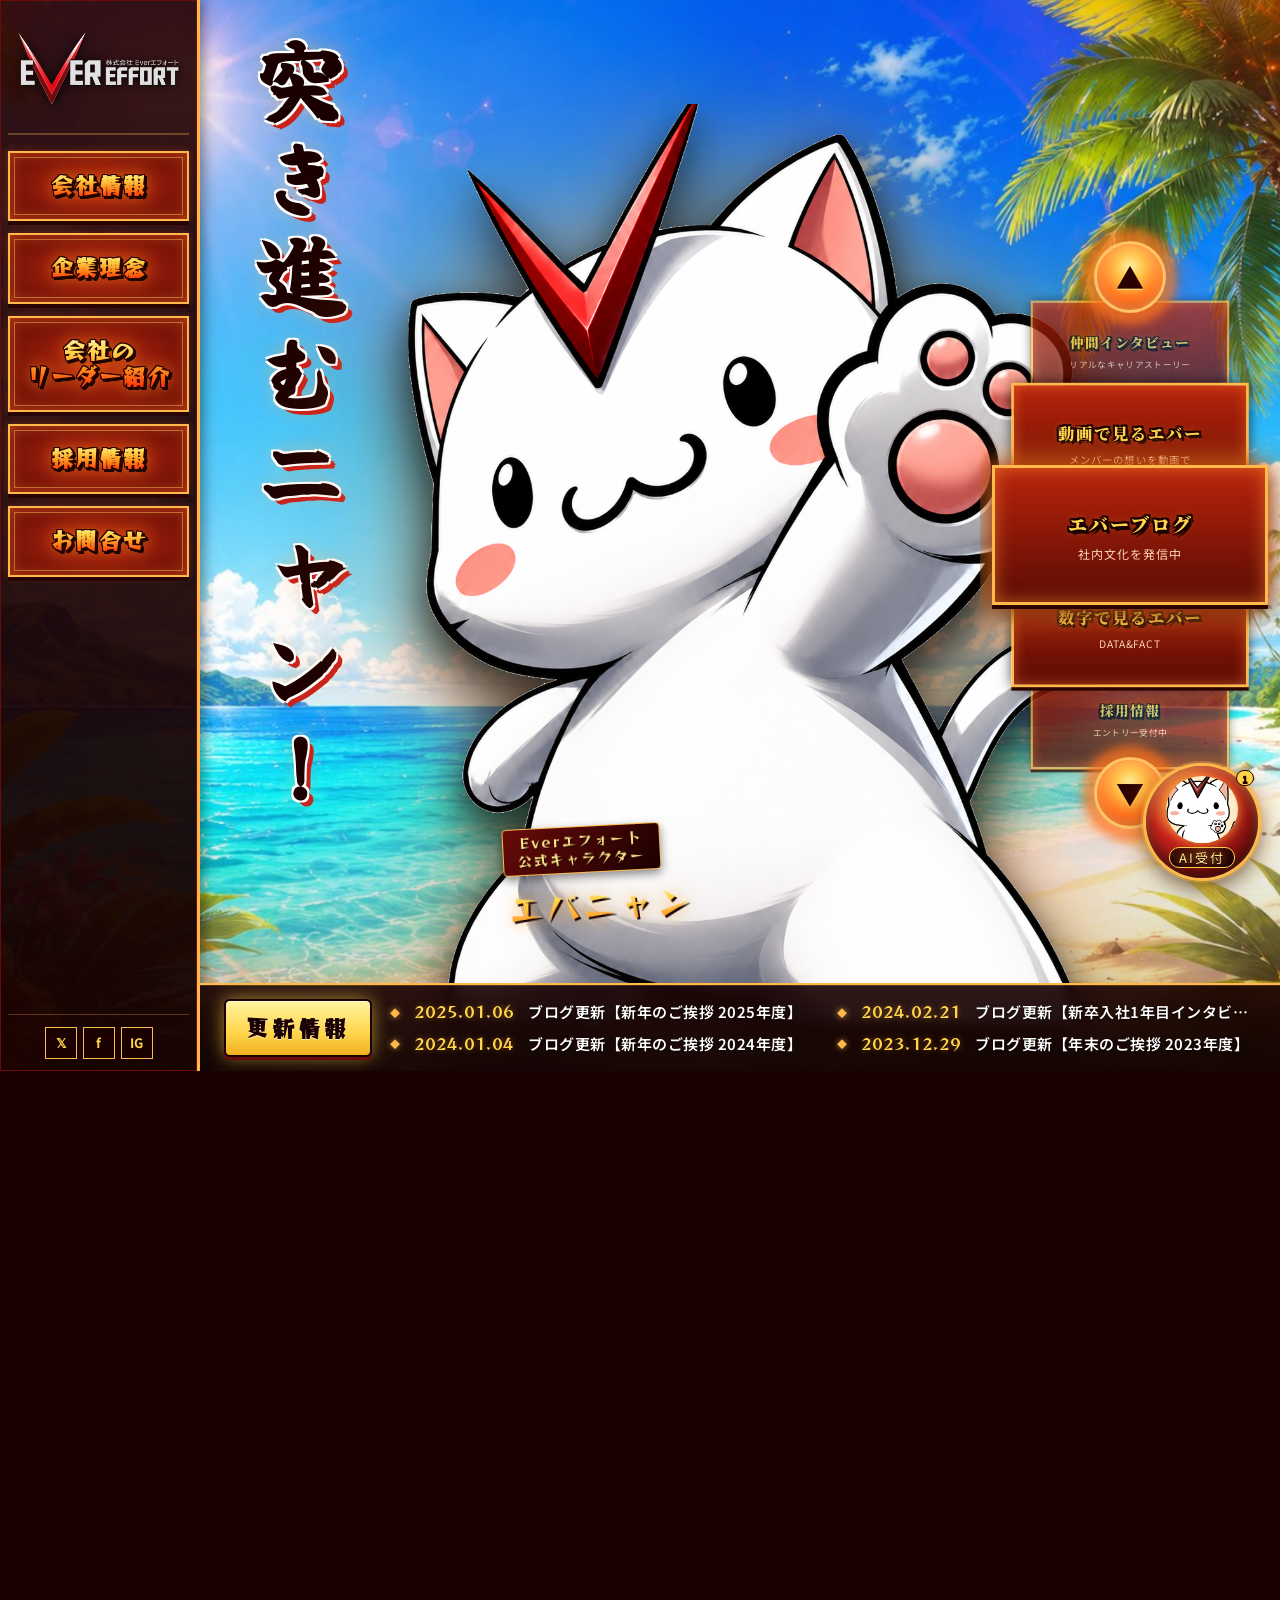
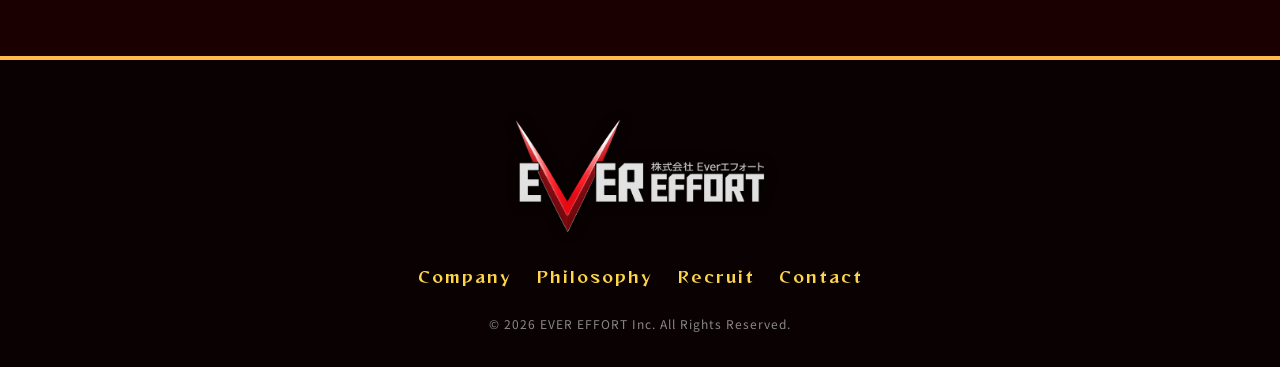
<file: index.html>
<!DOCTYPE html>
<html lang="ja">
<head>
<meta charset="UTF-8">
<meta name="viewport" content="width=device-width, initial-scale=1.0">
<meta http-equiv="Cache-Control" content="no-cache, no-store, must-revalidate">
<meta http-equiv="Pragma" content="no-cache">
<meta http-equiv="Expires" content="0">
<meta name="build-version" content="20260521g">
<title>EVER EFFORT | 株式会社エバーエフォート</title>
<script>
  // 初期ロード時はURLハッシュを無視してFVから開始
  if (location.hash) {
    try {
      history.replaceState(null, "", location.pathname + location.search);
    } catch (_) {}
  }
  if ("scrollRestoration" in history) history.scrollRestoration = "manual";
  window.addEventListener("load", () => { window.scrollTo(0, 0); });

  // ServiceWorker / Cache Storage クリア
  if ("serviceWorker" in navigator) {
    navigator.serviceWorker.getRegistrations().then(rs => rs.forEach(r => r.unregister()));
  }
  if (typeof caches !== "undefined") {
    caches.keys().then(keys => keys.forEach(k => caches.delete(k)));
  }
  // 自動ビルドバージョン照合 → 古ければ強制リロード
  (async () => {
    try {
      const meta = document.querySelector('meta[name="build-version"]');
      const current = meta && meta.content;
      if (!current) return;
      const res = await fetch("build-version.json?_=" + Date.now(), { cache: "no-store" });
      if (!res.ok) return;
      const data = await res.json();
      if (data && data.version && data.version !== current) {
        if (!sessionStorage.getItem("__ev_reloaded_" + data.version)) {
          sessionStorage.setItem("__ev_reloaded_" + data.version, "1");
          location.reload();
        }
      }
    } catch (e) {}
  })();
</script>
<link rel="preconnect" href="https://fonts.googleapis.com">
<link rel="preconnect" href="https://fonts.gstatic.com" crossorigin>
<link href="https://fonts.googleapis.com/css2?family=Noto+Sans+JP:wght@400;700;900&family=Noto+Serif+JP:wght@700;900&family=Reggae+One&family=RocknRoll+One&family=Yuji+Syuku&display=swap" rel="stylesheet">
<link rel="stylesheet" href="css/style.css?v=20260521g">
<link rel="stylesheet" href="css/mobile.css?v=20260521g">
<link rel="stylesheet" href="css/chat-widget.css?v=20260521g">
<style>
  /* モバイル版フッターナビ: 強制で1行横並び (キャッシュされた古いCSSへの最終手段) */
  @media (max-width: 768px) {
    .site-footer .footer-nav {
      display: flex !important;
      flex-direction: row !important;
      flex-wrap: nowrap !important;
      justify-content: space-around !important;
      align-items: center !important;
      grid-template-columns: none !important;
      width: 100% !important;
      max-width: 100% !important;
      margin: 0 auto 18px !important;
      padding: 0 6px !important;
      gap: 2px !important;
      box-sizing: border-box !important;
    }
    .site-footer .footer-nav li {
      display: list-item !important;
      grid-column: auto !important;
      flex: 1 1 0 !important;
      min-width: 0 !important;
      text-align: center !important;
    }
    .site-footer .footer-nav a {
      font-size: 11px !important;
      letter-spacing: 0 !important;
      white-space: nowrap !important;
    }
  }
</style>
</head>
<body>

<!-- ============ ローディング ============ -->
<div id="loader">
  <div class="loader-fire"></div>
  <div class="loader-inner">
    <span class="num">E</span><span class="num">V</span><span class="num">E</span>
    <span class="num">R</span><span class="num">　</span>
    <span class="num">E</span><span class="num">F</span><span class="num">F</span>
    <span class="num">O</span><span class="num">R</span><span class="num">T</span>
  </div>
  <div class="loader-progress">
    <div class="loader-percent" id="loaderPercent">0%</div>
    <div class="loader-bar"><div class="loader-bar-fill" id="loaderBarFill"></div></div>
  </div>
</div>

<!-- ============ ステージ：左ナビ＋中央ヒーロー＋右バナー ============ -->
<section class="stage">

  <!-- 背景（夕焼け空＋山＋紅葉＋炎） -->
  <div class="stage-bg">
    <div class="sky"></div>
    <div class="sun"></div>
    <div class="mountain mountain-back"></div>
    <div class="mountain mountain-front"></div>
    <div class="pagoda"></div>
    <div class="ground"></div>
    <div class="embers">
      <span class="ember"></span><span class="ember"></span><span class="ember"></span>
      <span class="ember"></span><span class="ember"></span><span class="ember"></span>
      <span class="ember"></span><span class="ember"></span><span class="ember"></span>
      <span class="ember"></span><span class="ember"></span><span class="ember"></span>
    </div>
    <div class="leaves">
      <span class="leaf"></span><span class="leaf"></span><span class="leaf"></span>
      <span class="leaf"></span><span class="leaf"></span><span class="leaf"></span>
      <span class="leaf"></span><span class="leaf"></span>
    </div>
  </div>

  <!-- 左サイド：ロゴ＋縦ナビ（モバイル時はドロワーとして使用） -->
  <aside class="side-left" id="sideLeftDrawer">
    <button type="button" class="mobile-drawer-close" id="mobileDrawerClose" aria-label="メニューを閉じる">×</button>
    <h1 class="brand-block">
      <a href="#" class="brand-link">
        <img src="images/logo.png" alt="株式会社 Everエフォート" class="brand-logo">
      </a>
    </h1>
    <nav class="vnav">
      <ul>
        <li><a href="#company"><span>会社情報</span></a></li>
        <li><a href="#philosophy"><span>企業理念</span></a></li>
        <li><a href="#leaders"><span>会社の<br>リーダー紹介</span></a></li>
        <li><a href="#recruit"><span>採用情報</span></a></li>
        <li><a href="#contact"><span>お問合せ</span></a></li>
      </ul>
    </nav>
    <ul class="sns-left">
      <li><a href="https://twitter.com/EverEffort2013" target="_blank" rel="noopener noreferrer" aria-label="X (旧Twitter)">𝕏</a></li>
      <li><a href="https://www.facebook.com/%E3%82%A8%E3%83%90%E3%83%BC%E3%82%A8%E3%83%95%E3%82%A9%E3%83%BC%E3%83%88-994162840646376" target="_blank" rel="noopener noreferrer" aria-label="Facebook">f</a></li>
      <li><a href="https://www.instagram.com/evereffort/" target="_blank" rel="noopener noreferrer" aria-label="Instagram">IG</a></li>
    </ul>
  </aside>

  <!-- 中央：縦書きキャッチ＋ヒーロー -->
  <div class="stage-center">
    <!-- モバイル限定: MENUボタン（FV右上） -->
    <button type="button" class="mobile-menu-btn" id="mobileMenuBtn" aria-label="メニューを開く">
      <span class="mobile-menu-btn-inner">MENU</span>
    </button>
    <p class="vertical-copy hero-catch">
      <span class="vline">突き進むニャン！</span>
    </p>
    <div class="hero-art">
      <img src="images/mascot_main.png"
           alt="EVER EFFORT 公式キャラクター エバニャン"
           class="hero-image"
           data-mascot-frames="images/mascot_main.png,images/mascot_main.png">
      <div class="mascot-intro">
        <span class="mascot-intro-title"><span class="mit-line">Everエフォート</span><span class="mit-line">公式キャラクター</span></span>
        <span class="mascot-intro-name">エバニャン</span>
      </div>
    </div>
  </div>
  <!-- モバイル限定: ドロワー背景オーバーレイ -->
  <div class="mobile-drawer-overlay" id="mobileDrawerOverlay"></div>

  <!-- 右サイド：バナーカルーセル -->
  <aside class="side-right">
    <button class="carousel-nav carousel-nav-up" aria-label="前へ" type="button">
      <span class="carousel-fire"></span>
      <span class="carousel-arrow">▲</span>
    </button>
    <div class="carousel-viewport">
      <div class="carousel-track">
        <a href="recruit.html" class="banner">
          <span class="banner-title">採用情報</span>
          <span class="banner-sub">エントリー受付中</span>
        </a>
        <a href="message.html" class="banner">
          <span class="banner-title">トップメッセージ</span>
          <span class="banner-sub">代表からのメッセージ</span>
        </a>
        <a href="interview.html" class="banner">
          <span class="banner-title">仲間インタビュー</span>
          <span class="banner-sub">リアルなキャリアストーリー</span>
        </a>
        <a href="video.html" class="banner">
          <span class="banner-title">動画で見るエバー</span>
          <span class="banner-sub">メンバーの想いを動画で</span>
        </a>
        <a href="blog.html" class="banner">
          <span class="banner-title">エバーブログ</span>
          <span class="banner-sub">社内文化を発信中</span>
        </a>
        <a href="number.html" class="banner">
          <span class="banner-title">数字で見るエバー</span>
          <span class="banner-sub">DATA&FACT</span>
        </a>
      </div>
    </div>
    <button class="carousel-nav carousel-nav-down" aria-label="次へ" type="button">
      <span class="carousel-fire"></span>
      <span class="carousel-arrow">▼</span>
    </button>
  </aside>

  <!-- 下部：更新情報バー -->
  <div class="update-bar">
    <span class="update-label">更新情報</span>
    <ul class="update-list">
      <li><time datetime="2025-01-06">2025.01.06</time><a href="blog.html">ブログ更新【新年のご挨拶 2025年度】</a></li>
      <li><time datetime="2024-02-21">2024.02.21</time><a href="blog.html">ブログ更新【新卒入社1年目インタビュー】</a></li>
      <li><time datetime="2024-01-04">2024.01.04</time><a href="blog.html">ブログ更新【新年のご挨拶 2024年度】</a></li>
      <li><time datetime="2023-12-29">2023.12.29</time><a href="blog.html">ブログ更新【年末のご挨拶 2023年度】</a></li>
    </ul>
  </div>

</section>

<!-- ============ 3パネルセクション ============ -->
<section class="info-panels reveal">
  <div class="panels-grid">

    <article class="info-panel">
      <header class="info-panel-title">
        <span class="title-deco title-deco-l"></span>
        <h3>事業内容</h3>
        <span class="title-deco title-deco-r"></span>
      </header>
      <div class="info-panel-body">
        <ul class="info-list">
          <li>コールセンター事業</li>
          <li>訪問販売事業</li>
          <li>アライアンス事業</li>
          <li>派遣・職業紹介事業</li>
          <li>コンサルティング事業</li>
        </ul>
        <p class="info-lead">変化に強く、挑戦を続ける組織。</p>
      </div>
    </article>

    <article class="info-panel">
      <header class="info-panel-title">
        <span class="title-deco title-deco-l"></span>
        <h3>会社データ</h3>
        <span class="title-deco title-deco-r"></span>
      </header>
      <div class="info-panel-body">
        <dl class="info-spec">
          <div><dt>設立</dt><dd>2013年</dd></div>
          <div><dt>資本金</dt><dd>4,300万円</dd></div>
          <div><dt>従業員数</dt><dd>100名</dd></div>
          <div><dt>所在地</dt><dd>東京都豊島区</dd></div>
        </dl>
      </div>
    </article>

    <article class="info-panel">
      <header class="info-panel-title">
        <span class="title-deco title-deco-l"></span>
        <h3>採用フロー</h3>
        <span class="title-deco title-deco-r"></span>
      </header>
      <div class="info-panel-body">
        <ol class="info-flow">
          <li><span class="step-num">01</span><span class="step-text">エントリー</span></li>
          <li><span class="step-num">02</span><span class="step-text">書類選考</span></li>
          <li><span class="step-num">03</span><span class="step-text">面接</span></li>
          <li><span class="step-num">04</span><span class="step-text">内定</span></li>
        </ol>
      </div>
    </article>

  </div>
</section>

<!-- ============ 4パネルセクション(2×2) ============ -->
<section class="feature-panels reveal">
  <div class="feature-grid">

    <a class="info-panel feature-panel feature-panel-link" href="message.html">
      <header class="info-panel-title">
        <span class="title-deco title-deco-l"></span>
        <h3>トップメッセージ</h3>
        <span class="title-deco title-deco-r"></span>
      </header>
      <div class="info-panel-body">
        <blockquote class="message-quote">
          <p class="message-en"><span class="en-line">LESS SKILL</span><span class="en-line">MORE WILL</span></p>
          <p class="message-jp">能力より気持ち</p>
          <footer><span class="role">代表取締役社長</span><span class="name">青木 一平</span></footer>
        </blockquote>
      </div>
    </a>

    <article class="info-panel feature-panel">
      <header class="info-panel-title">
        <span class="title-deco title-deco-l"></span>
        <h3>仲間インタビュー</h3>
        <span class="title-deco title-deco-r"></span>
      </header>
      <div class="info-panel-body">
        <ul class="voice-list">
          <li>
            <span class="voice-no">VOICE 01</span>
            <p>「研修が手厚く、未経験でも安心して成長できました。」</p>
            <span class="voice-meta">入社2年目 ／ 営業</span>
          </li>
          <li>
            <span class="voice-no">VOICE 02</span>
            <p>「裁量が大きく、20代でリーダーを任せてもらえました。」</p>
            <span class="voice-meta">入社4年目 ／ マネージャー</span>
          </li>
        </ul>
      </div>
    </article>

    <article class="info-panel feature-panel">
      <header class="info-panel-title">
        <span class="title-deco title-deco-l"></span>
        <h3>キャリア・研修</h3>
        <span class="title-deco title-deco-r"></span>
      </header>
      <div class="info-panel-body">
        <ul class="career-ladder">
          <li><span class="ladder-rank">STAGE 1</span><span class="ladder-text">新人研修・OJT</span></li>
          <li><span class="ladder-rank">STAGE 2</span><span class="ladder-text">専門スキル研修</span></li>
          <li><span class="ladder-rank">STAGE 3</span><span class="ladder-text">リーダー育成プログラム</span></li>
          <li><span class="ladder-rank">STAGE 4</span><span class="ladder-text">マネジメント研修</span></li>
        </ul>
      </div>
    </article>

    <article class="info-panel feature-panel">
      <header class="info-panel-title">
        <span class="title-deco title-deco-l"></span>
        <h3>数字で見るエバー</h3>
        <span class="title-deco title-deco-r"></span>
      </header>
      <div class="info-panel-body">
        <div class="stats-grid">
          <div class="stat"><span class="stat-num">100</span><span class="stat-unit">名</span><span class="stat-label">従業員数</span></div>
          <div class="stat"><span class="stat-num">13</span><span class="stat-unit">期</span><span class="stat-label">設立から</span></div>
          <div class="stat"><span class="stat-num">6</span><span class="stat-unit">事業</span><span class="stat-label">展開領域</span></div>
          <div class="stat"><span class="stat-num">4,300</span><span class="stat-unit">万円</span><span class="stat-label">資本金</span></div>
        </div>
      </div>
    </article>

  </div>
</section>

<!-- ============ Company Info ============ -->
<section class="company-info reveal" id="company">
  <h2 class="sec-title" data-jp="会社情報"><span>COMPANY</span></h2>
  <div class="company-inner">
    <table class="company-table">
      <tbody>
        <tr><th>会社名</th><td>株式会社Everエフォート（エバーエフォート）</td></tr>
        <tr><th>所在地</th><td>東京都豊島区東池袋1丁目34番5号 いちご東池袋ビル4階</td></tr>
        <tr><th>設立</th><td>2013年4月2日</td></tr>
        <tr><th>代表者</th><td>代表取締役社長　青木 一平</td></tr>
        <tr><th>資本金</th><td>4,300万円</td></tr>
        <tr><th>従業員数</th><td>100名</td></tr>
        <tr><th>事業内容</th><td>
          <ul class="biz-list">
            <li>コールセンター事業</li>
            <li>訪問販売事業</li>
            <li>アライアンス事業</li>
            <li>派遣事業</li>
            <li>有料職業紹介事業</li>
            <li>コンサルティング事業</li>
          </ul>
        </td></tr>
        <tr><th>許可番号</th><td>労働者派遣事業：13-311793<br>有料人材紹介業：13-ユ-309899</td></tr>
        <tr><th>連絡先</th><td>TEL：03-4218-7645<br>FAX：03-5928-4621</td></tr>
      </tbody>
    </table>
  </div>
</section>

<!-- ============ NEWS ============ -->
<section class="news reveal">
  <h2 class="sec-title" data-jp="お知らせ"><span>NEWS</span></h2>
  <ul class="news-list">
    <li><time datetime="2025-01-06">2025.01.06</time><span class="tag tag-update">BLOG</span><a href="blog.html">新年のご挨拶 2025年度</a></li>
    <li><time datetime="2024-02-21">2024.02.21</time><span class="tag tag-event">INTERVIEW</span><a href="blog.html">新卒入社1年目インタビュー</a></li>
    <li><time datetime="2023-12-18">2023.12.18</time><span class="tag tag-info">MEMBER</span><a href="blog.html">次長＠宮本美由紀</a></li>
    <li><time datetime="2023-11-16">2023.11.16</time><span class="tag tag-update">BLOG</span><a href="blog.html">10年間の振り返り</a></li>
    <li><time datetime="2023-05-31">2023.05.31</time><span class="tag tag-event">EVENT</span><a href="blog.html">EVER NIGHT 10周年 final</a></li>
  </ul>
</section>

<!-- ============ Philosophy ============ -->
<section class="philosophy reveal" id="philosophy">
  <h2 class="sec-title" data-jp="企業理念"><span>PHILOSOPHY</span></h2>
  <div class="philosophy-inner">
    <p class="catchphrase">
      <span class="rule"></span>
      <span class="line">挑戦は</span>
      <span class="line">無限大</span>
      <span class="rule"></span>
    </p>
    <p class="lead-text">
      変化に強く、チャレンジ精神を忘れない。<br>
      EVER EFFORTは、常に進化し続ける組織を目指します。
    </p>
  </div>
</section>

<!-- ============ Leaders ============ -->
<section class="leaders reveal" id="leaders">
  <h2 class="sec-title" data-jp="リーダー紹介"><span>LEADERS</span></h2>
  <p class="lead" style="text-align:center;">挑戦を支えるリーダー陣を、近日公開予定です。</p>
</section>

<!-- ============ Recruit CTA ============ -->
<section class="recruit-cta reveal" id="recruit">
  <h2 class="sec-title" data-jp="採用情報"><span>RECRUIT</span></h2>
  <p class="lead">私たちと一緒に、未来を創りませんか？</p>
  <div class="cta-buttons">
    <a href="recruit.html#s01" class="btn-large btn-primary"><span>新卒エントリー</span></a>
    <a href="recruit.html#s03" class="btn-large btn-secondary"><span>中途エントリー</span></a>
  </div>
  <div class="recruit-allview">
    <a href="recruit.html" class="btn-allview">
      <span class="btn-allview-mark">▸</span>
      <span class="btn-allview-label">採用情報をすべて見る</span>
    </a>
  </div>
</section>

<!-- ============ Contact ============ -->
<section class="contact reveal" id="contact">
  <h2 class="sec-title" data-jp="お問合せ"><span>CONTACT</span></h2>
  <p class="lead">ご質問・ご相談はお気軽にお問い合わせください。</p>
  <a href="contact.html" class="btn-large btn-primary"><span>お問い合わせフォーム ＞</span></a>
</section>

<!-- ============ フッター ============ -->
<footer class="site-footer">
  <div class="footer-inner">
    <p class="brand"><a href="#"><img src="images/footer-logo.png" alt="株式会社 Everエフォート / EVER EFFORT" class="footer-logo-img"></a></p>
    <ul class="footer-nav">
      <li><a href="#company">Company</a></li>
      <li><a href="#philosophy">Philosophy</a></li>
      <li><a href="#recruit">Recruit</a></li>
      <li><a href="#contact">Contact</a></li>
    </ul>
    <p class="copy">&copy; 2026 EVER EFFORT Inc. All Rights Reserved.</p>
  </div>
  <button id="topBtn" aria-label="ページトップへ"><span>▲</span><small>TOP</small></button>
</footer>

<script src="js/main.js?v=20260521g"></script>
<script src="js/chat-widget.js?v=20260521g" defer></script>
</body>
</html>
</file>
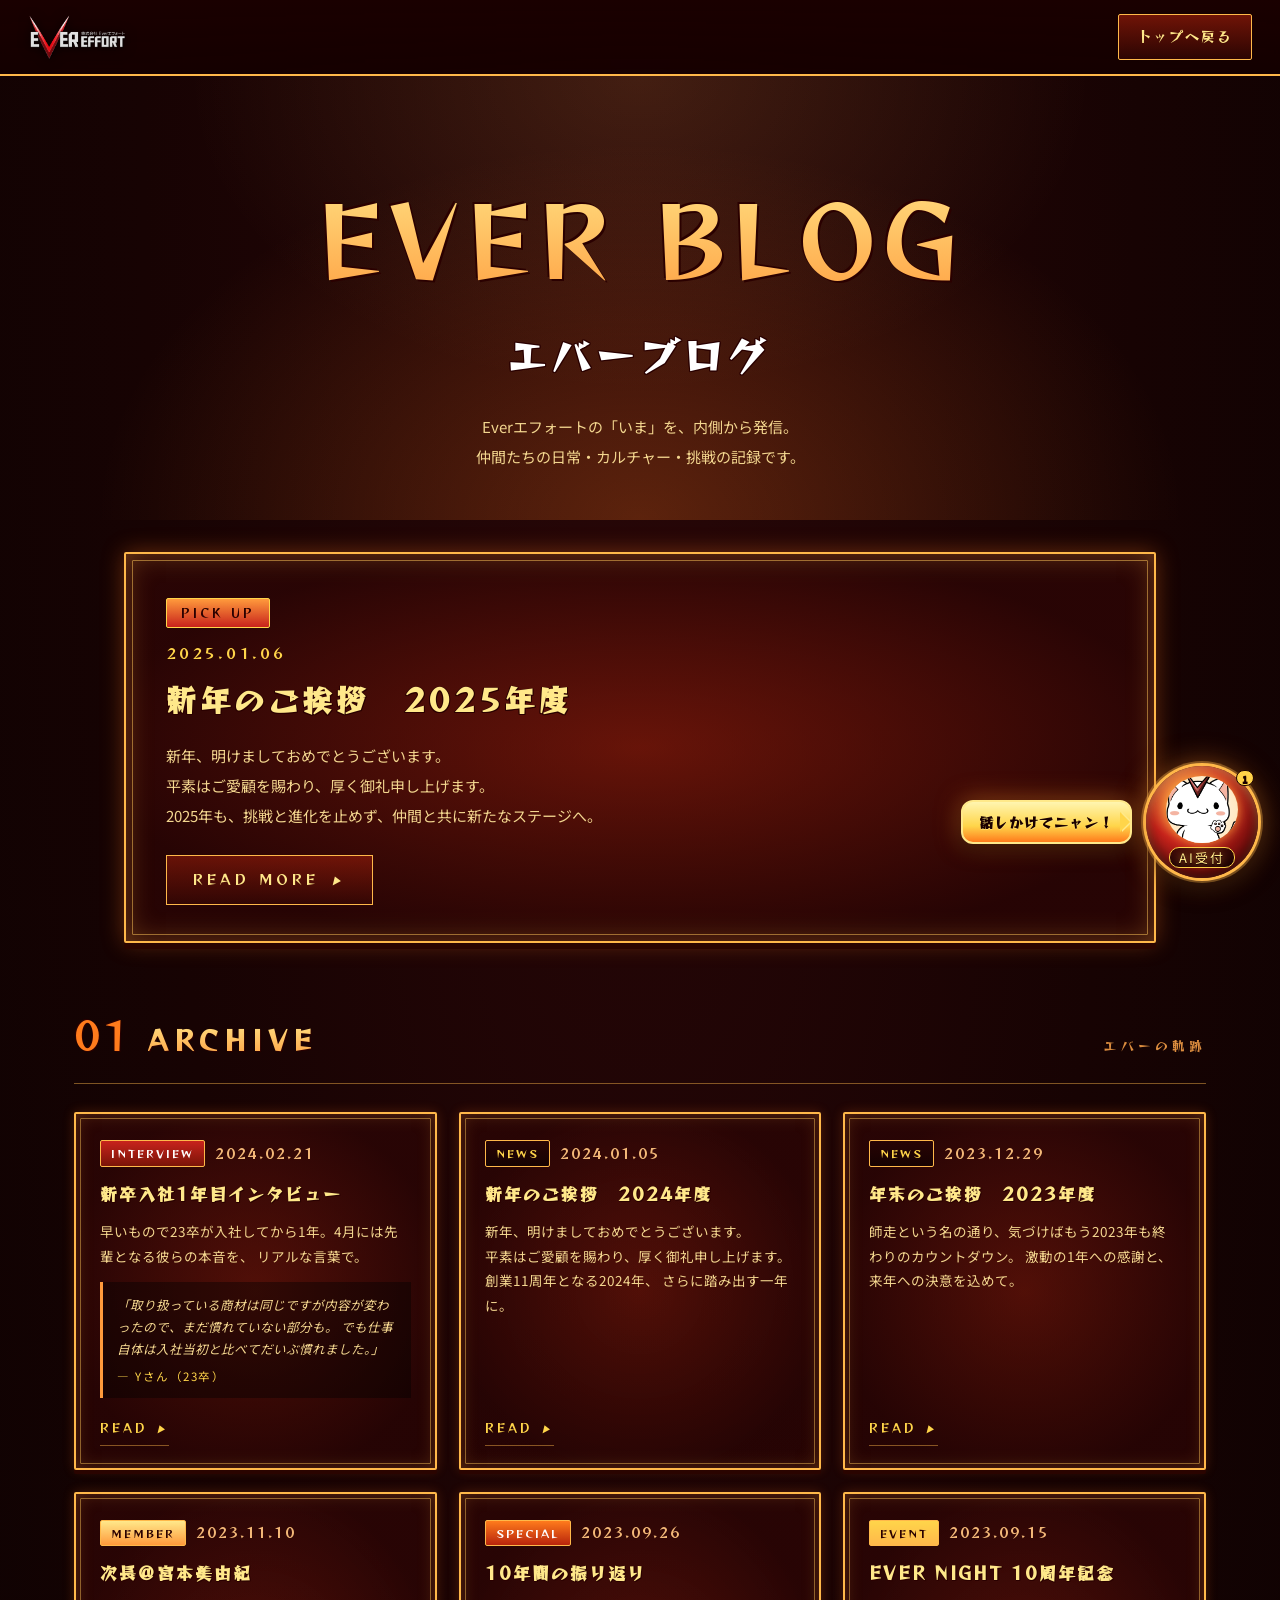
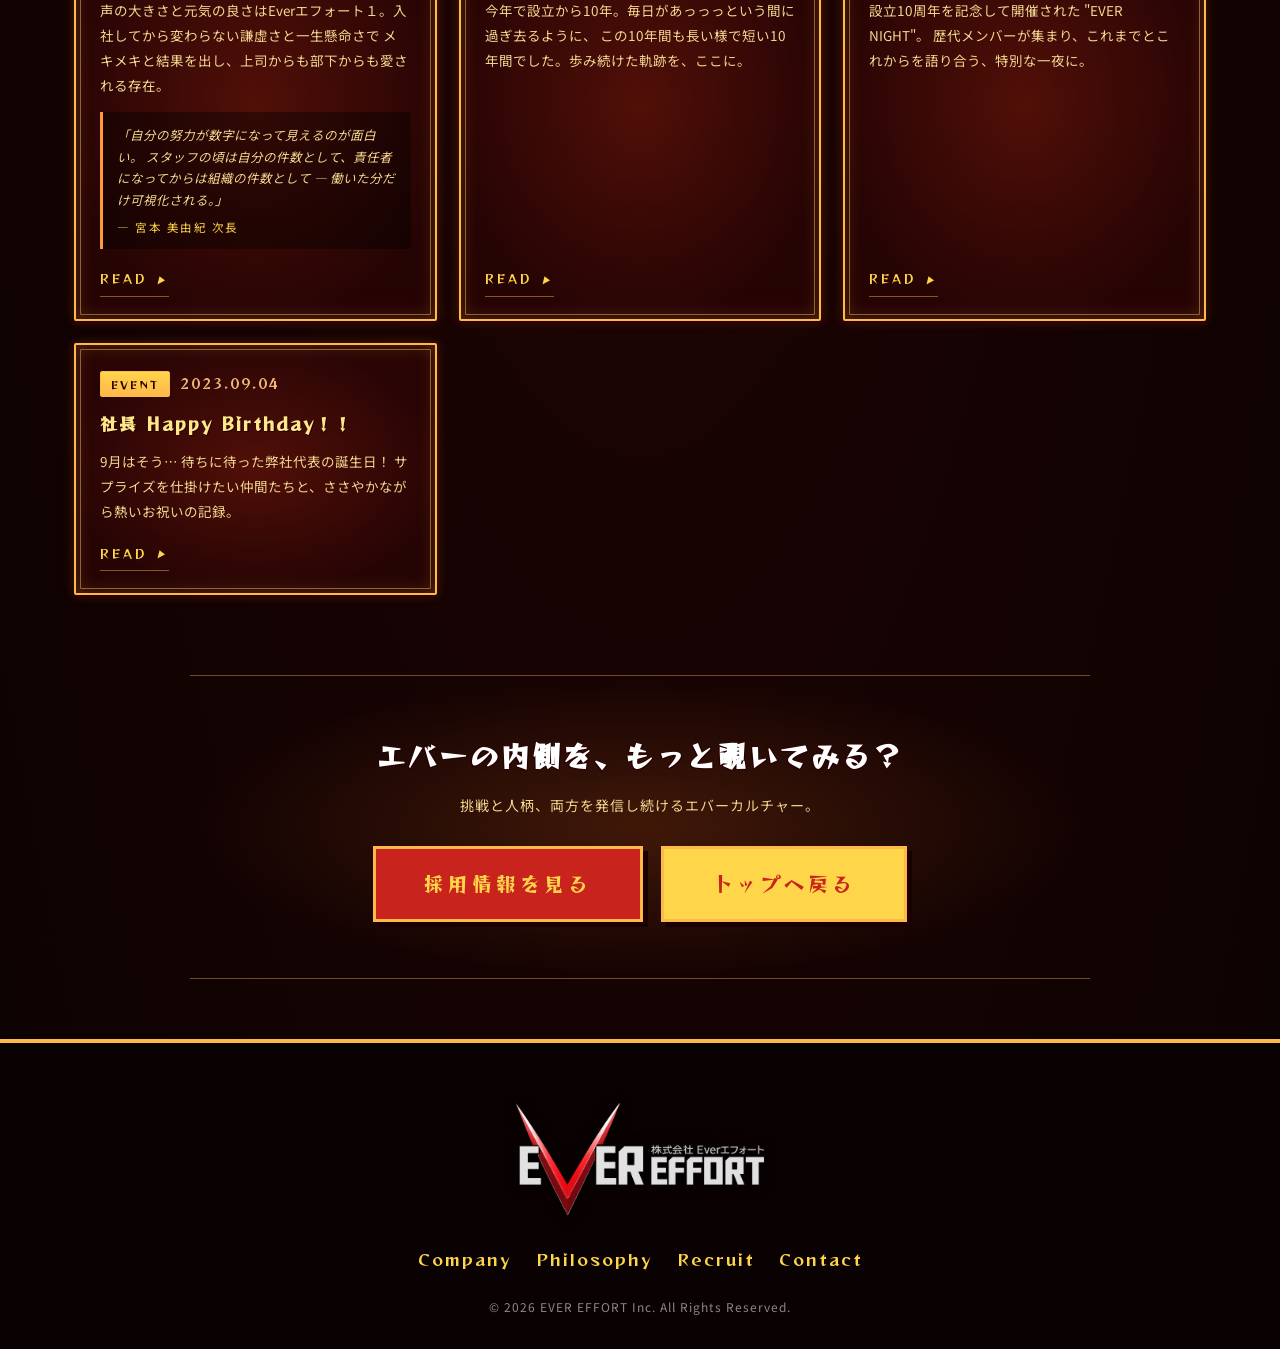
<file: blog.html>
<!DOCTYPE html>
<html lang="ja">
<head>
<meta charset="UTF-8">
<meta name="viewport" content="width=device-width, initial-scale=1.0">
<meta http-equiv="Cache-Control" content="no-cache, no-store, must-revalidate">
<meta http-equiv="Pragma" content="no-cache">
<meta http-equiv="Expires" content="0">
<title>エバーブログ | EVER EFFORT</title>
<link rel="preconnect" href="https://fonts.googleapis.com">
<link rel="preconnect" href="https://fonts.gstatic.com" crossorigin>
<link href="https://fonts.googleapis.com/css2?family=Noto+Sans+JP:wght@400;700;900&family=Noto+Serif+JP:wght@700;900&family=Reggae+One&family=RocknRoll+One&family=Yuji+Syuku&display=swap" rel="stylesheet">
<link rel="stylesheet" href="css/style.css?v=20260515o">
<link rel="stylesheet" href="css/blog.css?v=20260515o">
<link rel="stylesheet" href="css/mobile.css?v=20260515o">
<link rel="stylesheet" href="css/chat-widget.css?v=20260515o">
</head>
<body class="page-blog">

<!-- ============ ヘッダー ============ -->
<header class="cf-header">
  <a href="index.html" class="cf-brand">
    <img src="images/logo.png" alt="株式会社 Everエフォート" class="cf-logo">
  </a>
  <nav class="cf-nav">
    <a href="index.html">トップへ戻る</a>
  </nav>
</header>

<!-- ============ ヒーロー ============ -->
<section class="bg-hero">
  <div class="bg-hero-inner">
    <p class="bg-hero-en">EVER BLOG</p>
    <h1 class="bg-hero-jp">エバーブログ</h1>
    <p class="bg-hero-lead">
      Everエフォートの「いま」を、内側から発信。<br>
      仲間たちの日常・カルチャー・挑戦の記録です。
    </p>
  </div>
  <div class="bg-hero-bg"></div>
</section>

<!-- ============ ピックアップ ============ -->
<section class="bg-pickup">
  <article class="bg-pickup-card">
    <span class="bg-pickup-tag">PICK UP</span>
    <p class="bg-pickup-date">2025.01.06</p>
    <h2 class="bg-pickup-title">新年のご挨拶　2025年度</h2>
    <p class="bg-pickup-lead">
      新年、明けましておめでとうございます。<br>
      平素はご愛顧を賜わり、厚く御礼申し上げます。<br>
      2025年も、挑戦と進化を止めず、仲間と共に新たなステージへ。
    </p>
    <a class="bg-pickup-link" href="#" data-article="shinnen-2025"><span>READ MORE</span><i>▶</i></a>
  </article>
</section>

<!-- ============ アーカイブ一覧 ============ -->
<section class="bg-archive">
  <header class="bg-archive-head">
    <span class="bg-archive-no">01</span>
    <h2 class="bg-archive-title">ARCHIVE</h2>
    <p class="bg-archive-sub">エバーの軌跡</p>
  </header>

  <div class="bg-grid">
    <article class="bg-card">
      <div class="bg-card-meta">
        <span class="bg-card-cat cat-interview">INTERVIEW</span>
        <time class="bg-card-date" datetime="2024-02-21">2024.02.21</time>
      </div>
      <h3 class="bg-card-title">新卒入社1年目インタビュー</h3>
      <p class="bg-card-excerpt">
        早いもので23卒が入社してから1年。4月には先輩となる彼らの本音を、
        リアルな言葉で。
      </p>
      <blockquote class="bg-card-quote">
        「取り扱っている商材は同じですが内容が変わったので、まだ慣れていない部分も。
        でも仕事自体は入社当初と比べてだいぶ慣れました。」<br>
        <cite>— Yさん（23卒）</cite>
      </blockquote>
      <a class="bg-card-link" href="#" data-article="interview-newgrad-2024"><span>READ</span><i>▶</i></a>
    </article>

    <article class="bg-card">
      <div class="bg-card-meta">
        <span class="bg-card-cat cat-greeting">NEWS</span>
        <time class="bg-card-date" datetime="2024-01-05">2024.01.05</time>
      </div>
      <h3 class="bg-card-title">新年のご挨拶　2024年度</h3>
      <p class="bg-card-excerpt">
        新年、明けましておめでとうございます。<br>
        平素はご愛顧を賜わり、厚く御礼申し上げます。創業11周年となる2024年、
        さらに踏み出す一年に。
      </p>
      <a class="bg-card-link" href="#" data-article="shinnen-2024"><span>READ</span><i>▶</i></a>
    </article>

    <article class="bg-card">
      <div class="bg-card-meta">
        <span class="bg-card-cat cat-greeting">NEWS</span>
        <time class="bg-card-date" datetime="2023-12-29">2023.12.29</time>
      </div>
      <h3 class="bg-card-title">年末のご挨拶　2023年度</h3>
      <p class="bg-card-excerpt">
        師走という名の通り、気づけばもう2023年も終わりのカウントダウン。
        激動の1年への感謝と、来年への決意を込めて。
      </p>
      <a class="bg-card-link" href="#" data-article="nenmatsu-2023"><span>READ</span><i>▶</i></a>
    </article>

    <article class="bg-card">
      <div class="bg-card-meta">
        <span class="bg-card-cat cat-member">MEMBER</span>
        <time class="bg-card-date" datetime="2023-11-10">2023.11.10</time>
      </div>
      <h3 class="bg-card-title">次長＠宮本美由紀</h3>
      <p class="bg-card-excerpt">
        声の大きさと元気の良さはEverエフォート１。入社してから変わらない謙虚さと一生懸命さで
        メキメキと結果を出し、上司からも部下からも愛される存在。
      </p>
      <blockquote class="bg-card-quote">
        「自分の努力が数字になって見えるのが面白い。
        スタッフの頃は自分の件数として、責任者になってからは組織の件数として — 働いた分だけ可視化される。」<br>
        <cite>— 宮本 美由紀 次長</cite>
      </blockquote>
      <a class="bg-card-link" href="#" data-article="miyamoto-2023"><span>READ</span><i>▶</i></a>
    </article>

    <article class="bg-card">
      <div class="bg-card-meta">
        <span class="bg-card-cat cat-anniversary">SPECIAL</span>
        <time class="bg-card-date" datetime="2023-09-26">2023.09.26</time>
      </div>
      <h3 class="bg-card-title">10年間の振り返り</h3>
      <p class="bg-card-excerpt">
        今年で設立から10年。毎日があっっっという間に過ぎ去るように、
        この10年間も長い様で短い10年間でした。歩み続けた軌跡を、ここに。
      </p>
      <a class="bg-card-link" href="#" data-article="10years"><span>READ</span><i>▶</i></a>
    </article>

    <article class="bg-card">
      <div class="bg-card-meta">
        <span class="bg-card-cat cat-event">EVENT</span>
        <time class="bg-card-date" datetime="2023-09-15">2023.09.15</time>
      </div>
      <h3 class="bg-card-title">EVER NIGHT 10周年記念</h3>
      <p class="bg-card-excerpt">
        設立10周年を記念して開催された "EVER NIGHT"。
        歴代メンバーが集まり、これまでとこれからを語り合う、特別な一夜に。
      </p>
      <a class="bg-card-link" href="#" data-article="evernight-2023"><span>READ</span><i>▶</i></a>
    </article>

    <article class="bg-card">
      <div class="bg-card-meta">
        <span class="bg-card-cat cat-event">EVENT</span>
        <time class="bg-card-date" datetime="2023-09-04">2023.09.04</time>
      </div>
      <h3 class="bg-card-title">社長 Happy Birthday！！</h3>
      <p class="bg-card-excerpt">
        9月はそう… 待ちに待った弊社代表の誕生日！
        サプライズを仕掛けたい仲間たちと、ささやかながら熱いお祝いの記録。
      </p>
      <a class="bg-card-link" href="#" data-article="birthday-2023"><span>READ</span><i>▶</i></a>
    </article>
  </div>
</section>

<!-- ============ CTA ============ -->
<section class="bg-cta">
  <h2 class="bg-cta-title">エバーの内側を、もっと覗いてみる？</h2>
  <p class="bg-cta-lead">挑戦と人柄、両方を発信し続けるエバーカルチャー。</p>
  <div class="bg-cta-buttons">
    <a href="index.html#recruit" class="btn-large btn-primary"><span>採用情報を見る</span></a>
    <a href="index.html" class="btn-large btn-secondary"><span>トップへ戻る</span></a>
  </div>
</section>

<!-- ============ フッター ============ -->
<footer class="site-footer">
  <div class="footer-inner">
    <p class="brand"><a href="index.html"><img src="images/footer-logo.png" alt="株式会社 Everエフォート / EVER EFFORT" class="footer-logo-img"></a></p>
    <ul class="footer-nav">
      <li><a href="index.html#company">Company</a></li>
      <li><a href="index.html#philosophy">Philosophy</a></li>
      <li><a href="recruit.html">Recruit</a></li>
      <li><a href="index.html#contact">Contact</a></li>
    </ul>
    <p class="copy">&copy; 2026 EVER EFFORT Inc. All Rights Reserved.</p>
  </div>
</footer>

<!-- ============ 記事モーダル ============ -->
<div class="bg-modal" id="bgModal" hidden aria-modal="true" role="dialog" aria-labelledby="bgModalTitle">
  <div class="bg-modal-overlay" aria-hidden="true"></div>
  <article class="bg-modal-content">
    <button class="bg-modal-close" type="button" aria-label="閉じる">×</button>
    <div class="bg-modal-meta">
      <span class="bg-modal-cat"></span>
      <time class="bg-modal-date"></time>
    </div>
    <h2 class="bg-modal-title" id="bgModalTitle"></h2>
    <div class="bg-modal-body"></div>
  </article>
</div>

<script src="js/chat-widget.js?v=20260515o" defer></script>
<script src="js/blog-articles.js?v=20260515o" defer></script>
</body>
</html>
</file>
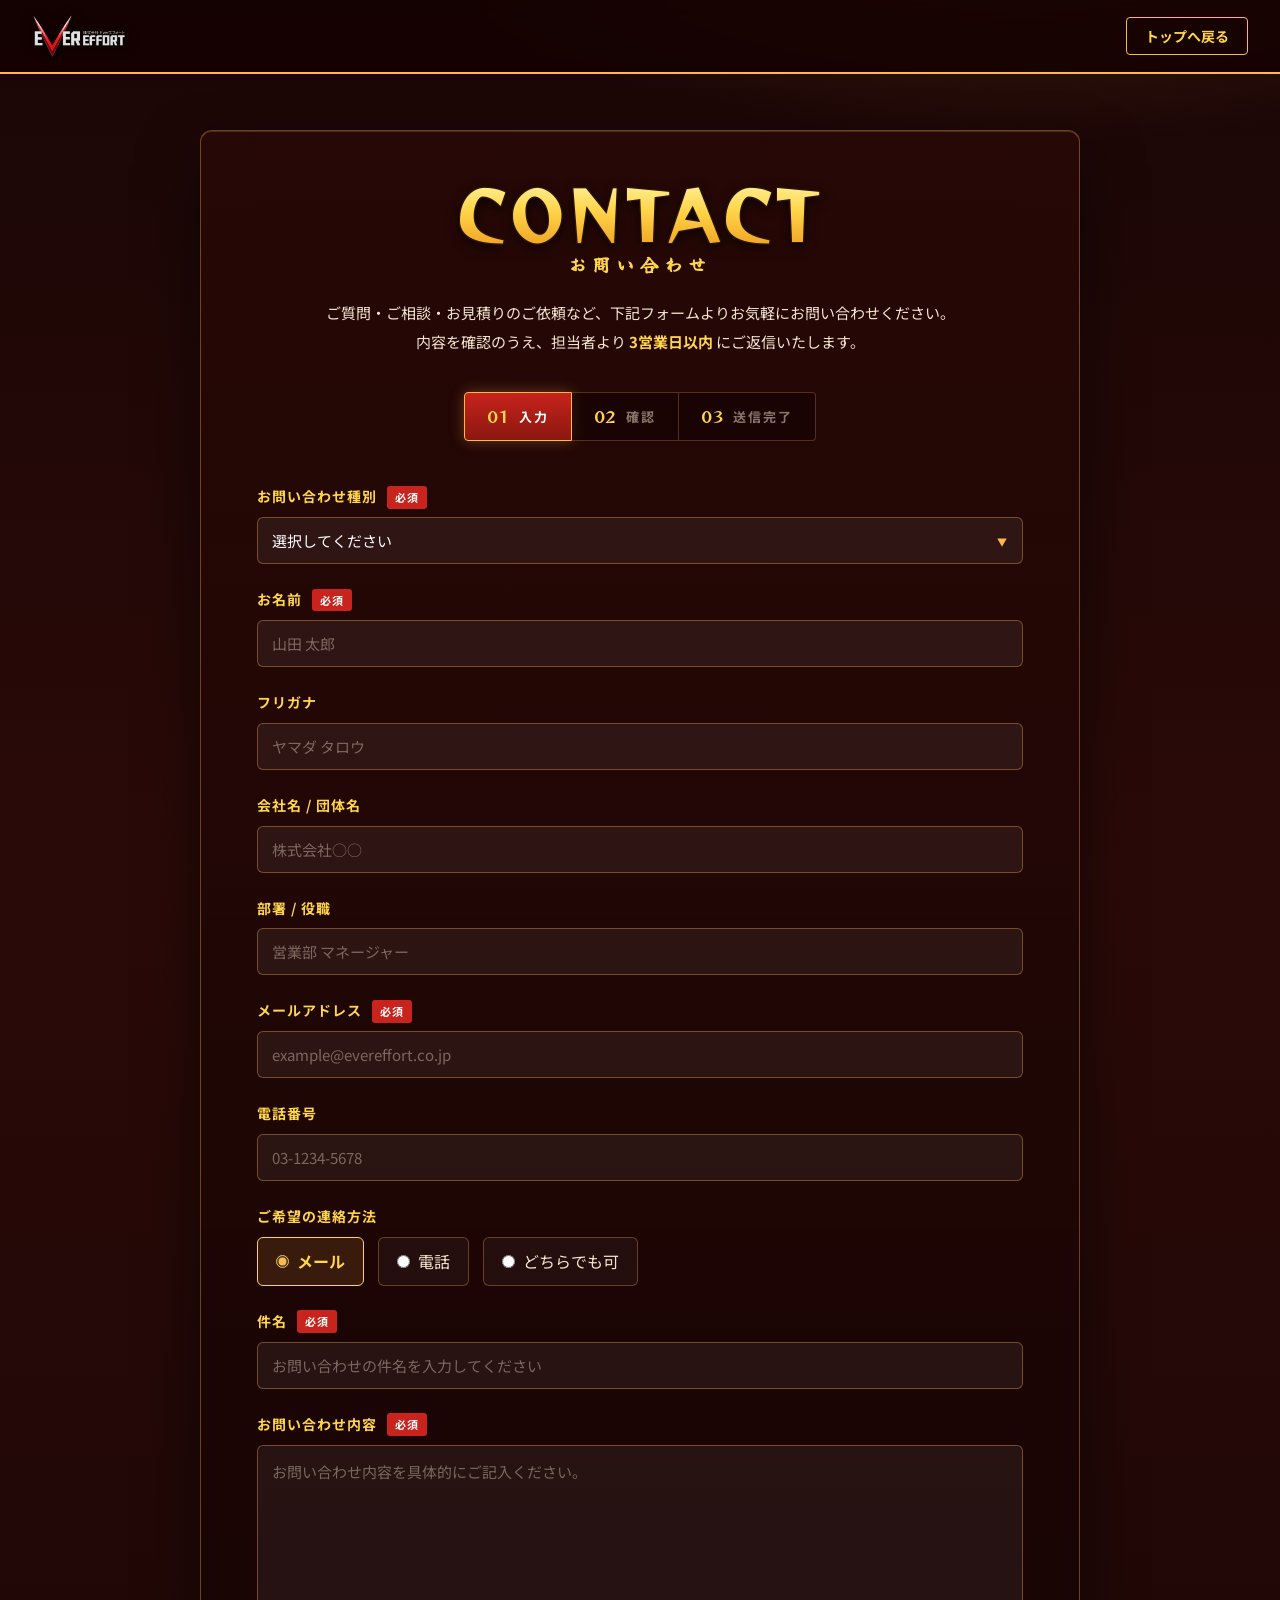
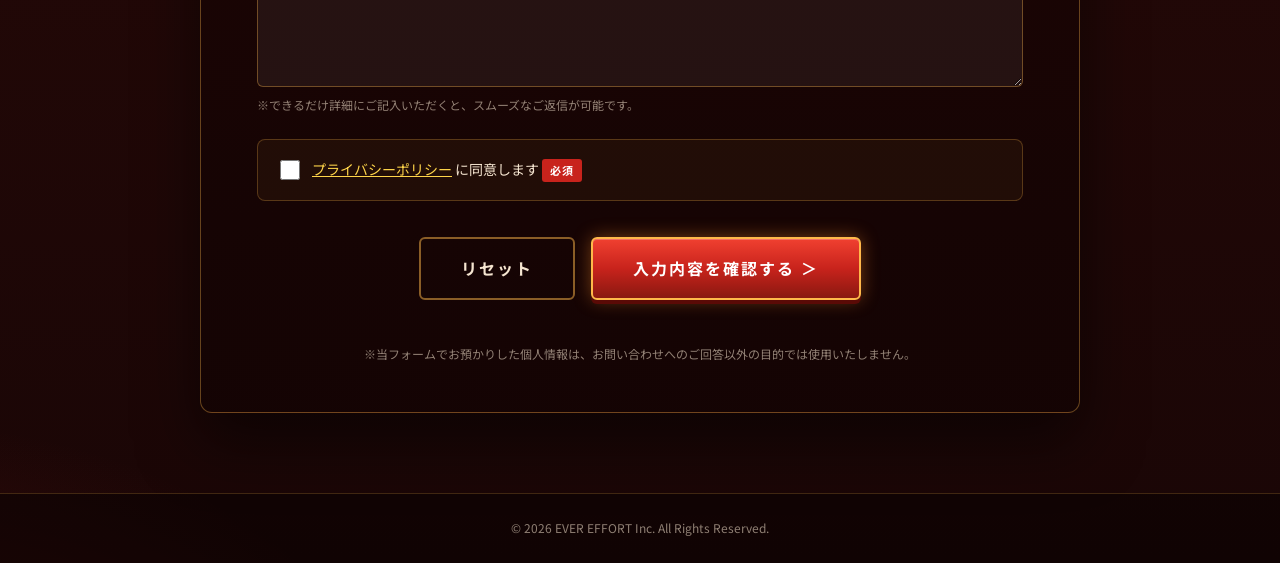
<file: contact.html>
<!DOCTYPE html>
<html lang="ja">
<head>
<meta charset="UTF-8">
<meta name="viewport" content="width=device-width, initial-scale=1.0">
<meta http-equiv="Cache-Control" content="no-cache, no-store, must-revalidate">
<meta http-equiv="Pragma" content="no-cache">
<meta http-equiv="Expires" content="0">
<title>お問い合わせ | EVER EFFORT</title>
<link rel="preconnect" href="https://fonts.googleapis.com">
<link rel="preconnect" href="https://fonts.gstatic.com" crossorigin>
<link href="https://fonts.googleapis.com/css2?family=Noto+Sans+JP:wght@400;700;900&family=Noto+Serif+JP:wght@700;900&family=Reggae+One&family=RocknRoll+One&family=Yuji+Syuku&display=swap" rel="stylesheet">
<link rel="stylesheet" href="css/style.css?v=20260521g">
<link rel="stylesheet" href="css/contact.css?v=20260521g">
<link rel="stylesheet" href="css/mobile.css?v=20260521g">
</head>
<body class="page-contact">

<!-- ============ ヘッダー ============ -->
<header class="cf-header">
  <a href="index.html" class="cf-brand">
    <img src="images/logo.png" alt="株式会社 Everエフォート" class="cf-logo">
  </a>
  <nav class="cf-nav">
    <a href="index.html">トップへ戻る</a>
  </nav>
</header>

<!-- ============ メイン ============ -->
<main class="cf-main">
  <div class="cf-inner">

    <h1 class="cf-title">
      <span class="cf-title-en">CONTACT</span>
      <span class="cf-title-jp">お問い合わせ</span>
    </h1>
    <p class="cf-lead">
      ご質問・ご相談・お見積りのご依頼など、下記フォームよりお気軽にお問い合わせください。<br>
      内容を確認のうえ、担当者より <strong>3営業日以内</strong> にご返信いたします。
    </p>

    <!-- ステップ -->
    <ol class="cf-steps">
      <li class="is-active"><span class="num">01</span><span class="label">入力</span></li>
      <li><span class="num">02</span><span class="label">確認</span></li>
      <li><span class="num">03</span><span class="label">送信完了</span></li>
    </ol>

    <form class="cf-form" action="#" method="post" novalidate>

      <!-- お問い合わせ種別 -->
      <div class="cf-field">
        <label class="cf-label" for="inquiry-type">
          お問い合わせ種別 <span class="cf-required">必須</span>
        </label>
        <div class="cf-select-wrap">
          <select id="inquiry-type" name="inquiry_type" required>
            <option value="">選択してください</option>
            <option value="service">サービスについて</option>
            <option value="recruit">採用について</option>
            <option value="partnership">業務提携・取材依頼</option>
            <option value="press">プレスリリース・メディア掲載</option>
            <option value="other">その他</option>
          </select>
        </div>
      </div>

      <!-- お名前 -->
      <div class="cf-field">
        <label class="cf-label" for="name">
          お名前 <span class="cf-required">必須</span>
        </label>
        <input type="text" id="name" name="name" placeholder="山田 太郎" required>
      </div>

      <!-- フリガナ -->
      <div class="cf-field">
        <label class="cf-label" for="kana">フリガナ</label>
        <input type="text" id="kana" name="kana" placeholder="ヤマダ タロウ">
      </div>

      <!-- 会社名 -->
      <div class="cf-field">
        <label class="cf-label" for="company">会社名 / 団体名</label>
        <input type="text" id="company" name="company" placeholder="株式会社○○">
      </div>

      <!-- 部署 -->
      <div class="cf-field">
        <label class="cf-label" for="department">部署 / 役職</label>
        <input type="text" id="department" name="department" placeholder="営業部 マネージャー">
      </div>

      <!-- メール -->
      <div class="cf-field">
        <label class="cf-label" for="email">
          メールアドレス <span class="cf-required">必須</span>
        </label>
        <input type="email" id="email" name="email" placeholder="example@evereffort.co.jp" required>
      </div>

      <!-- 電話 -->
      <div class="cf-field">
        <label class="cf-label" for="phone">電話番号</label>
        <input type="tel" id="phone" name="phone" placeholder="03-1234-5678">
      </div>

      <!-- ご希望の連絡方法 -->
      <div class="cf-field">
        <span class="cf-label">ご希望の連絡方法</span>
        <div class="cf-radio-group">
          <label class="cf-radio">
            <input type="radio" name="contact_method" value="email" checked>
            <span>メール</span>
          </label>
          <label class="cf-radio">
            <input type="radio" name="contact_method" value="phone">
            <span>電話</span>
          </label>
          <label class="cf-radio">
            <input type="radio" name="contact_method" value="either">
            <span>どちらでも可</span>
          </label>
        </div>
      </div>

      <!-- 件名 -->
      <div class="cf-field">
        <label class="cf-label" for="subject">
          件名 <span class="cf-required">必須</span>
        </label>
        <input type="text" id="subject" name="subject" placeholder="お問い合わせの件名を入力してください" required>
      </div>

      <!-- お問い合わせ内容 -->
      <div class="cf-field">
        <label class="cf-label" for="message">
          お問い合わせ内容 <span class="cf-required">必須</span>
        </label>
        <textarea id="message" name="message" rows="8" placeholder="お問い合わせ内容を具体的にご記入ください。" required></textarea>
        <p class="cf-hint">※できるだけ詳細にご記入いただくと、スムーズなご返信が可能です。</p>
      </div>

      <!-- 同意 -->
      <div class="cf-agree">
        <label class="cf-checkbox">
          <input type="checkbox" id="agree" name="agree" required>
          <span>
            <a href="#" target="_blank">プライバシーポリシー</a> に同意します
            <span class="cf-required">必須</span>
          </span>
        </label>
      </div>

      <!-- 送信 -->
      <div class="cf-actions">
        <button type="reset" class="cf-btn cf-btn-ghost">リセット</button>
        <button type="submit" class="cf-btn cf-btn-primary">
          <span>入力内容を確認する ＞</span>
        </button>
      </div>

      <p class="cf-note">
        ※当フォームでお預かりした個人情報は、お問い合わせへのご回答以外の目的では使用いたしません。
      </p>
    </form>

  </div>
</main>

<!-- ============ フッター ============ -->
<footer class="cf-footer">
  <p>&copy; 2026 EVER EFFORT Inc. All Rights Reserved.</p>
</footer>

<script src="js/contact-form.js?v=20260521g" defer></script>
</body>
</html>
</file>
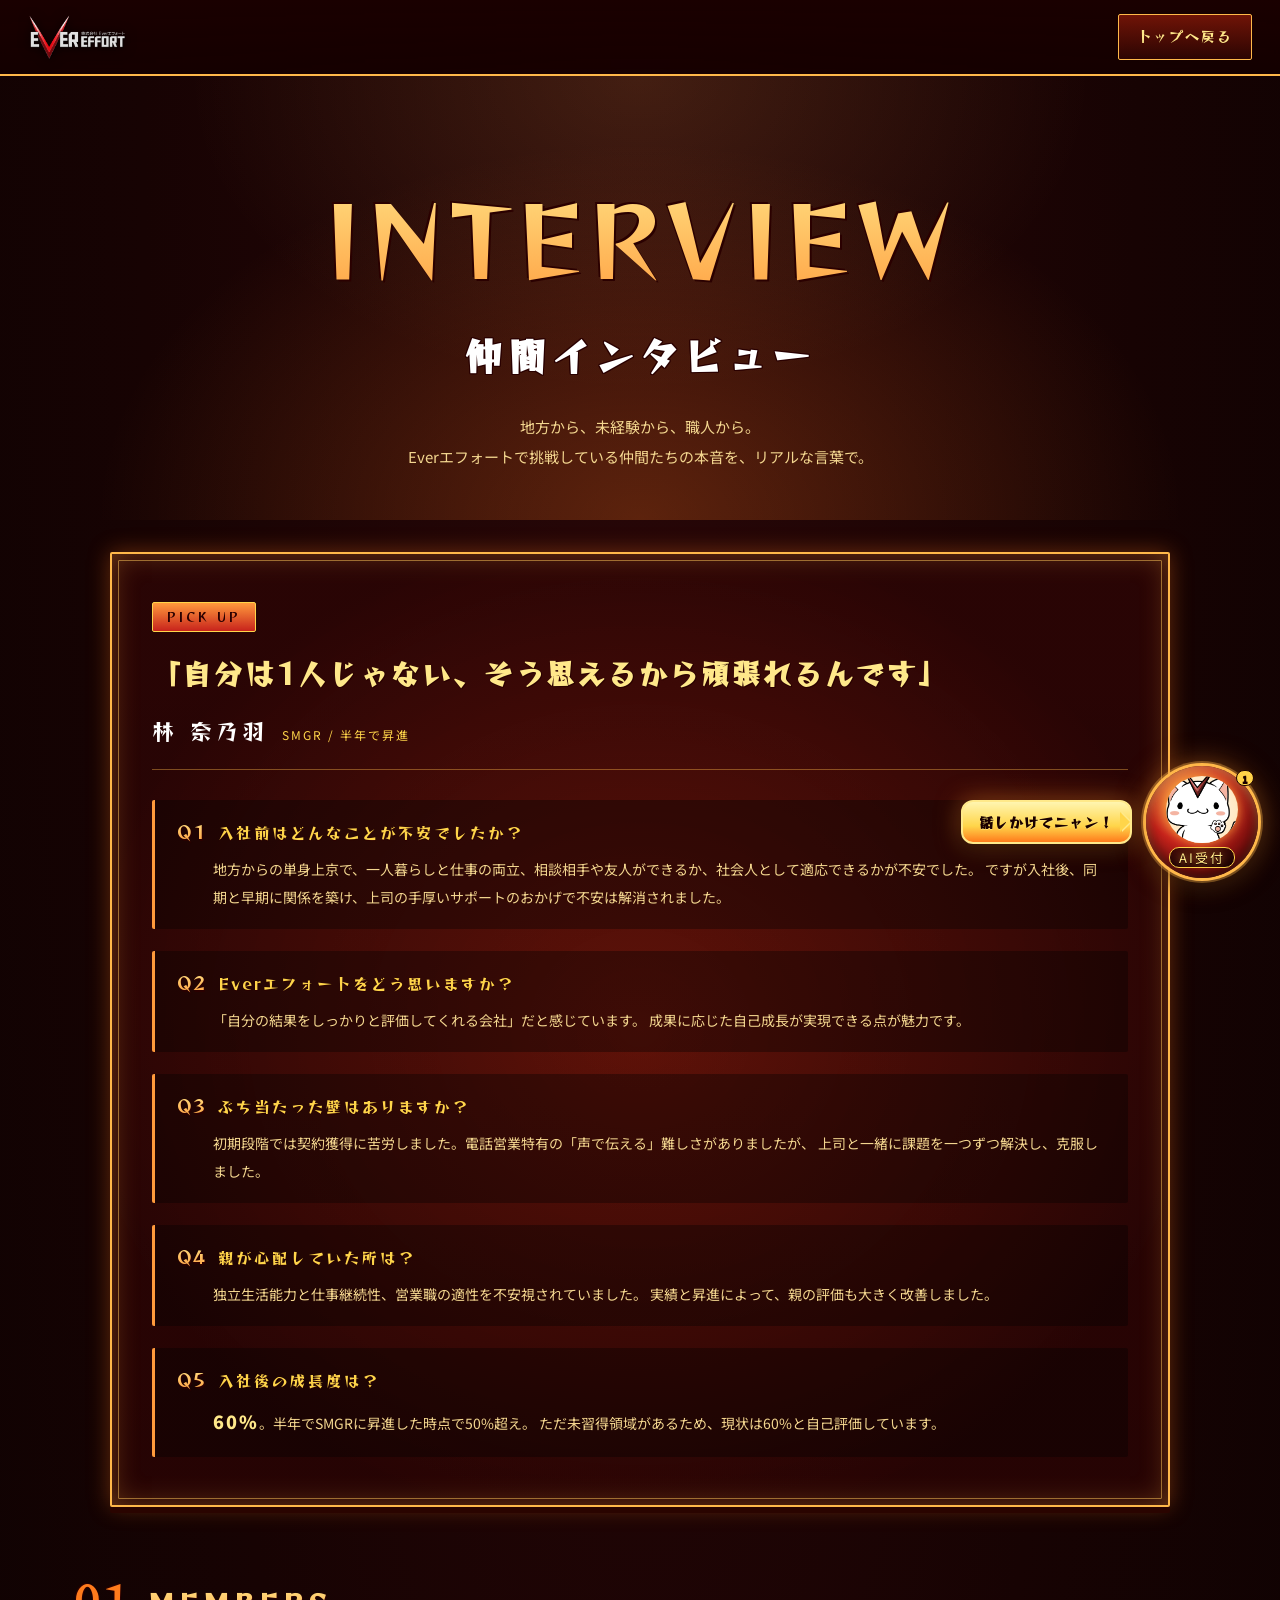
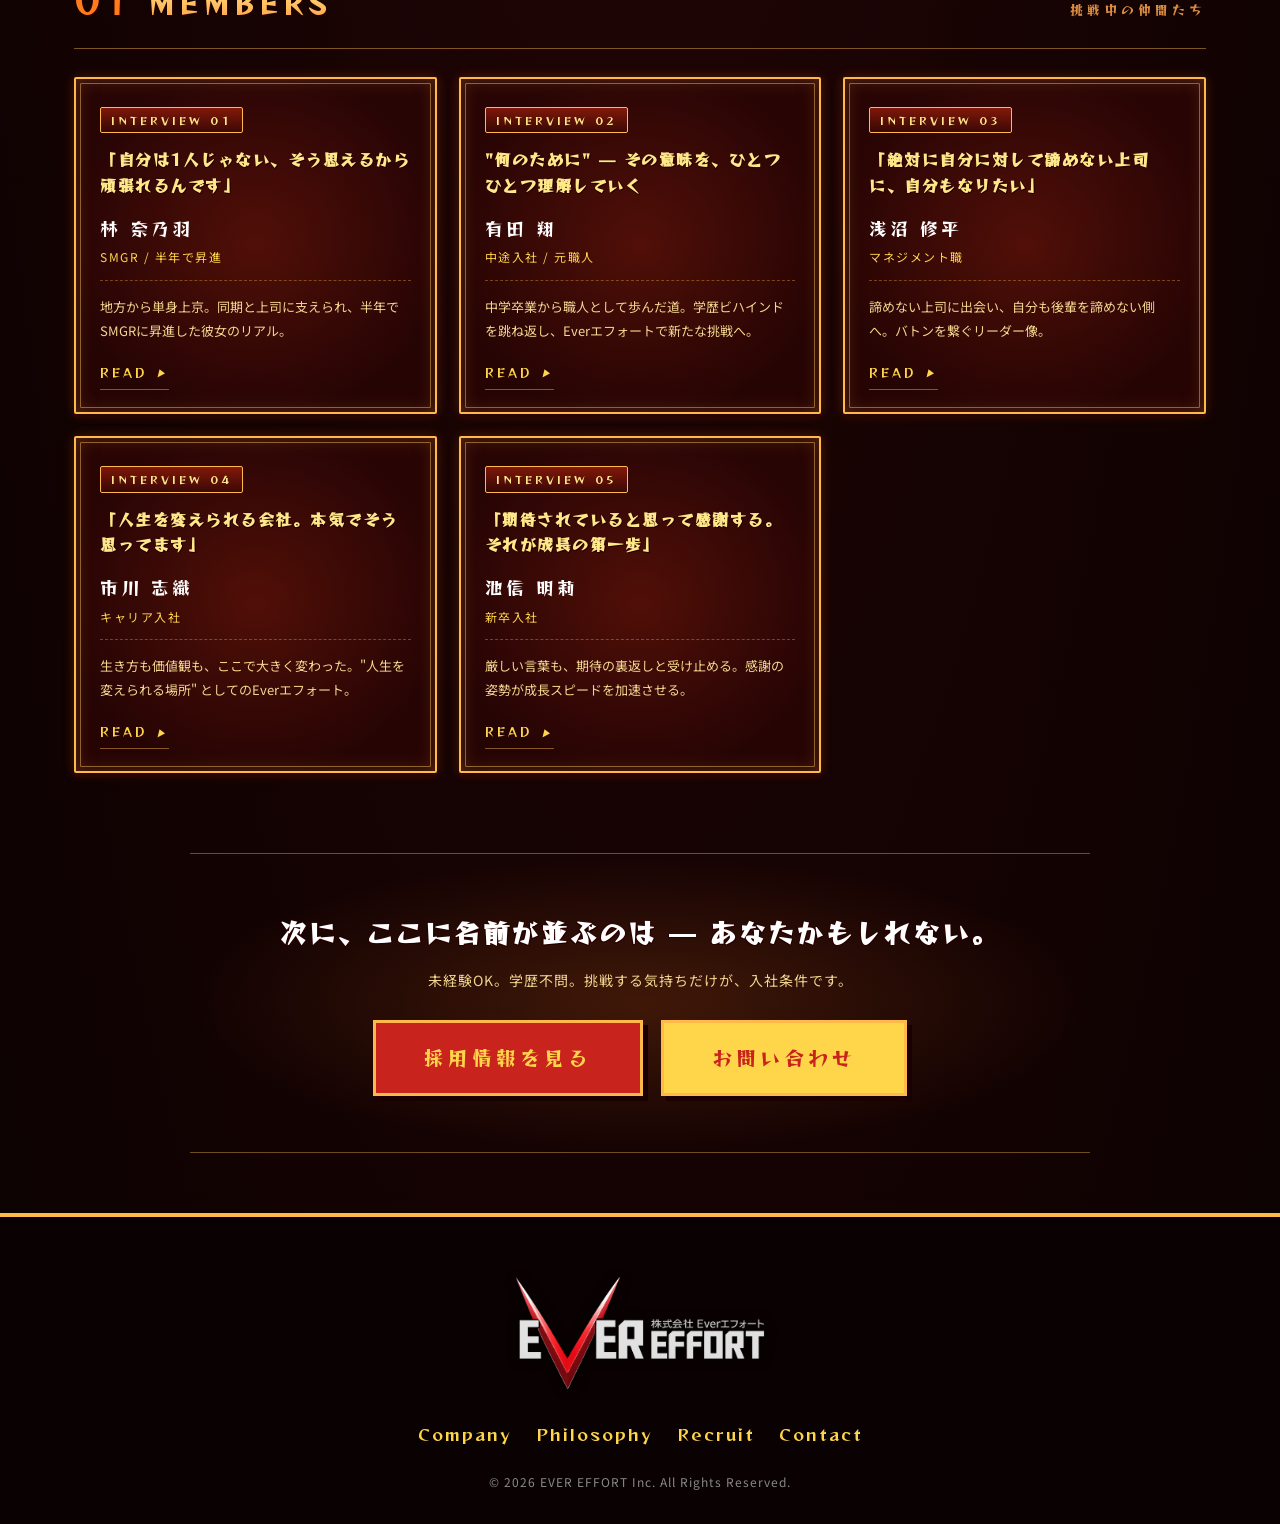
<file: interview.html>
<!DOCTYPE html>
<html lang="ja">
<head>
<meta charset="UTF-8">
<meta name="viewport" content="width=device-width, initial-scale=1.0">
<meta http-equiv="Cache-Control" content="no-cache, no-store, must-revalidate">
<meta http-equiv="Pragma" content="no-cache">
<meta http-equiv="Expires" content="0">
<title>仲間インタビュー | EVER EFFORT</title>
<link rel="preconnect" href="https://fonts.googleapis.com">
<link rel="preconnect" href="https://fonts.gstatic.com" crossorigin>
<link href="https://fonts.googleapis.com/css2?family=Noto+Sans+JP:wght@400;700;900&family=Noto+Serif+JP:wght@700;900&family=Reggae+One&family=RocknRoll+One&family=Yuji+Syuku&display=swap" rel="stylesheet">
<link rel="stylesheet" href="css/style.css?v=20260514zq">
<link rel="stylesheet" href="css/interview.css?v=20260514zq">
<link rel="stylesheet" href="css/mobile.css?v=20260514zq">
<link rel="stylesheet" href="css/chat-widget.css?v=20260515g">
</head>
<body class="page-interview">

<!-- ============ ヘッダー ============ -->
<header class="cf-header">
  <a href="index.html" class="cf-brand">
    <img src="images/logo.png" alt="株式会社 Everエフォート" class="cf-logo">
  </a>
  <nav class="cf-nav">
    <a href="index.html">トップへ戻る</a>
  </nav>
</header>

<!-- ============ ヒーロー ============ -->
<section class="iv-hero">
  <div class="iv-hero-inner">
    <p class="iv-hero-en">INTERVIEW</p>
    <h1 class="iv-hero-jp">仲間インタビュー</h1>
    <p class="iv-hero-lead">
      地方から、未経験から、職人から。<br>
      Everエフォートで挑戦している仲間たちの本音を、リアルな言葉で。
    </p>
  </div>
  <div class="iv-hero-bg"></div>
</section>

<!-- ============ PICK UP インタビュー ============ -->
<section class="iv-pickup">
  <span class="iv-pickup-tag">PICK UP</span>
  <h2 class="iv-pickup-quote">
    「自分は1人じゃない、<br class="iv-br-mobile">そう思えるから頑張れるんです」
  </h2>
  <p class="iv-pickup-meta">
    <span class="iv-pickup-name">林 奈乃羽</span>
    <span class="iv-pickup-role">SMGR / 半年で昇進</span>
  </p>

  <div class="iv-qa-list">
    <article class="iv-qa">
      <p class="iv-q"><span class="iv-q-mark">Q1</span>入社前はどんなことが不安でしたか？</p>
      <p class="iv-a">
        地方からの単身上京で、一人暮らしと仕事の両立、相談相手や友人ができるか、社会人として適応できるかが不安でした。
        ですが入社後、同期と早期に関係を築け、上司の手厚いサポートのおかげで不安は解消されました。
      </p>
    </article>
    <article class="iv-qa">
      <p class="iv-q"><span class="iv-q-mark">Q2</span>Everエフォートをどう思いますか？</p>
      <p class="iv-a">
        「自分の結果をしっかりと評価してくれる会社」だと感じています。
        成果に応じた自己成長が実現できる点が魅力です。
      </p>
    </article>
    <article class="iv-qa">
      <p class="iv-q"><span class="iv-q-mark">Q3</span>ぶち当たった壁はありますか？</p>
      <p class="iv-a">
        初期段階では契約獲得に苦労しました。電話営業特有の「声で伝える」難しさがありましたが、
        上司と一緒に課題を一つずつ解決し、克服しました。
      </p>
    </article>
    <article class="iv-qa">
      <p class="iv-q"><span class="iv-q-mark">Q4</span>親が心配していた所は？</p>
      <p class="iv-a">
        独立生活能力と仕事継続性、営業職の適性を不安視されていました。
        実績と昇進によって、親の評価も大きく改善しました。
      </p>
    </article>
    <article class="iv-qa">
      <p class="iv-q"><span class="iv-q-mark">Q5</span>入社後の成長度は？</p>
      <p class="iv-a iv-a-score">
        <strong>60%</strong>。半年でSMGRに昇進した時点で50%超え。
        ただ未習得領域があるため、現状は60%と自己評価しています。
      </p>
    </article>
  </div>
</section>

<!-- ============ メンバー一覧 ============ -->
<section class="iv-list">
  <header class="iv-list-head">
    <span class="iv-list-no">01</span>
    <h2 class="iv-list-title">MEMBERS</h2>
    <p class="iv-list-sub">挑戦中の仲間たち</p>
  </header>

  <div class="iv-grid">
    <article class="iv-card">
      <span class="iv-card-no">INTERVIEW 01</span>
      <h3 class="iv-card-quote">「自分は1人じゃない、そう思えるから頑張れるんです」</h3>
      <p class="iv-card-name"><strong>林 奈乃羽</strong><span>SMGR / 半年で昇進</span></p>
      <p class="iv-card-excerpt">
        地方から単身上京。同期と上司に支えられ、半年でSMGRに昇進した彼女のリアル。
      </p>
      <a class="iv-card-link" href="#"><span>READ</span><i>▶</i></a>
    </article>

    <article class="iv-card">
      <span class="iv-card-no">INTERVIEW 02</span>
      <h3 class="iv-card-quote">"何のために" — その意味を、ひとつひとつ理解していく</h3>
      <p class="iv-card-name"><strong>有田 翔</strong><span>中途入社 / 元職人</span></p>
      <p class="iv-card-excerpt">
        中学卒業から職人として歩んだ道。学歴ビハインドを跳ね返し、Everエフォートで新たな挑戦へ。
      </p>
      <a class="iv-card-link" href="#"><span>READ</span><i>▶</i></a>
    </article>

    <article class="iv-card">
      <span class="iv-card-no">INTERVIEW 03</span>
      <h3 class="iv-card-quote">「絶対に自分に対して諦めない上司に、自分もなりたい」</h3>
      <p class="iv-card-name"><strong>浅沼 修平</strong><span>マネジメント職</span></p>
      <p class="iv-card-excerpt">
        諦めない上司に出会い、自分も後輩を諦めない側へ。バトンを繋ぐリーダー像。
      </p>
      <a class="iv-card-link" href="#"><span>READ</span><i>▶</i></a>
    </article>

    <article class="iv-card">
      <span class="iv-card-no">INTERVIEW 04</span>
      <h3 class="iv-card-quote">「人生を変えられる会社。本気でそう思ってます」</h3>
      <p class="iv-card-name"><strong>市川 志織</strong><span>キャリア入社</span></p>
      <p class="iv-card-excerpt">
        生き方も価値観も、ここで大きく変わった。"人生を変えられる場所" としてのEverエフォート。
      </p>
      <a class="iv-card-link" href="#"><span>READ</span><i>▶</i></a>
    </article>

    <article class="iv-card">
      <span class="iv-card-no">INTERVIEW 05</span>
      <h3 class="iv-card-quote">「期待されていると思って感謝する。それが成長の第一歩」</h3>
      <p class="iv-card-name"><strong>池信 明莉</strong><span>新卒入社</span></p>
      <p class="iv-card-excerpt">
        厳しい言葉も、期待の裏返しと受け止める。感謝の姿勢が成長スピードを加速させる。
      </p>
      <a class="iv-card-link" href="#"><span>READ</span><i>▶</i></a>
    </article>
  </div>
</section>

<!-- ============ CTA ============ -->
<section class="iv-cta">
  <h2 class="iv-cta-title">次に、ここに名前が並ぶのは — あなたかもしれない。</h2>
  <p class="iv-cta-lead">未経験OK。学歴不問。挑戦する気持ちだけが、入社条件です。</p>
  <div class="iv-cta-buttons">
    <a href="recruit.html" class="btn-large btn-primary"><span>採用情報を見る</span></a>
    <a href="contact.html" class="btn-large btn-secondary"><span>お問い合わせ</span></a>
  </div>
</section>

<!-- ============ フッター ============ -->
<footer class="site-footer">
  <div class="footer-inner">
    <p class="brand"><a href="index.html"><img src="images/footer-logo.png" alt="株式会社 Everエフォート / EVER EFFORT" class="footer-logo-img"></a></p>
    <ul class="footer-nav">
      <li><a href="index.html#company">Company</a></li>
      <li><a href="index.html#philosophy">Philosophy</a></li>
      <li><a href="recruit.html">Recruit</a></li>
      <li><a href="index.html#contact">Contact</a></li>
    </ul>
    <p class="copy">&copy; 2026 EVER EFFORT Inc. All Rights Reserved.</p>
  </div>
</footer>

<script src="js/chat-widget.js?v=20260514zq" defer></script>
</body>
</html>
</file>
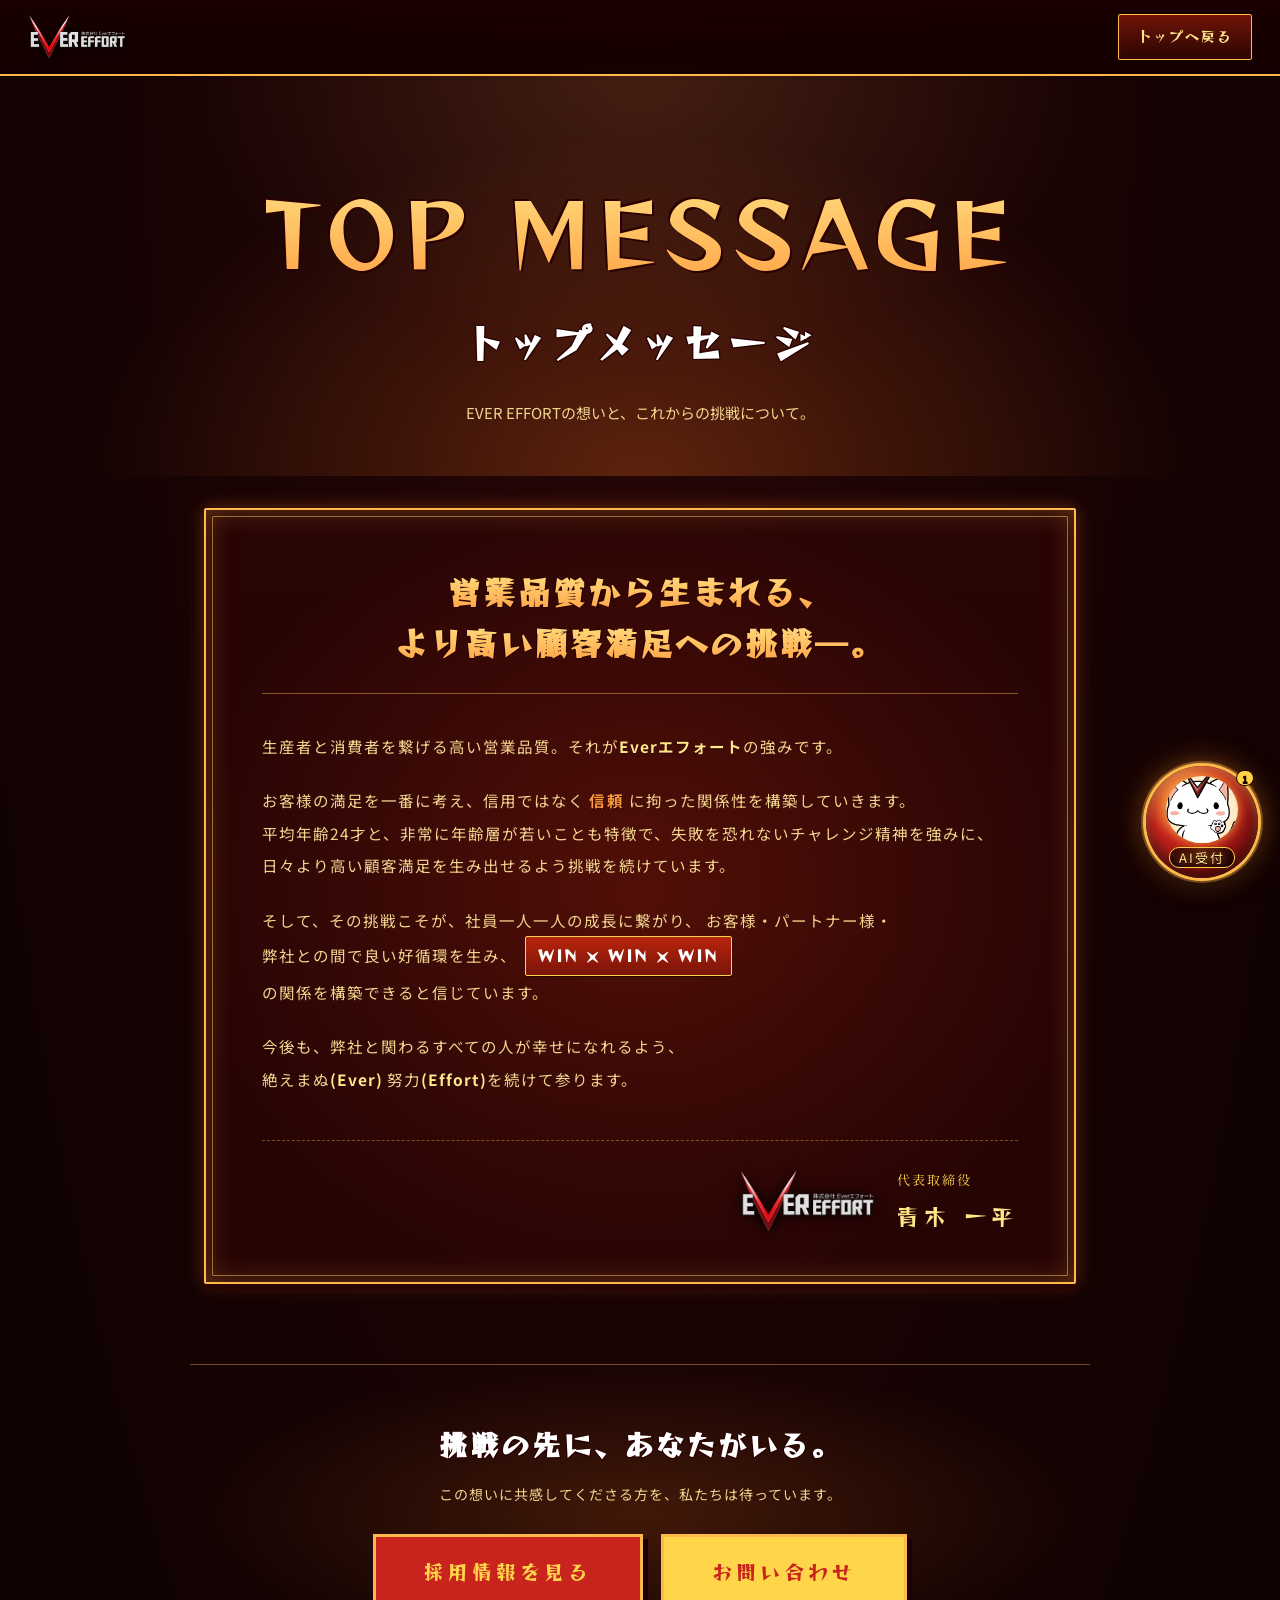
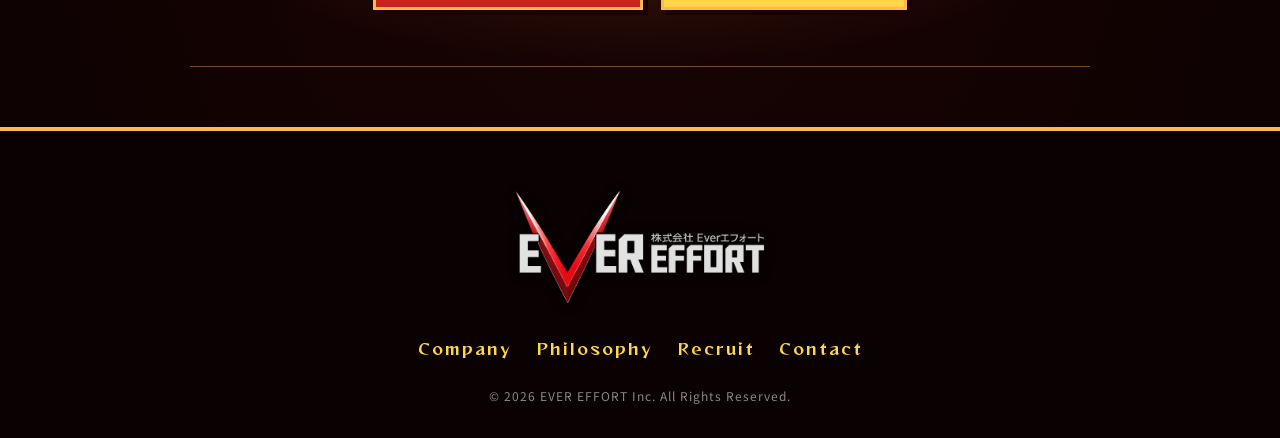
<file: message.html>
<!DOCTYPE html>
<html lang="ja">
<head>
<meta charset="UTF-8">
<meta name="viewport" content="width=device-width, initial-scale=1.0">
<meta http-equiv="Cache-Control" content="no-cache, no-store, must-revalidate">
<meta http-equiv="Pragma" content="no-cache">
<meta http-equiv="Expires" content="0">
<title>トップメッセージ | EVER EFFORT</title>
<link rel="preconnect" href="https://fonts.googleapis.com">
<link rel="preconnect" href="https://fonts.gstatic.com" crossorigin>
<link href="https://fonts.googleapis.com/css2?family=Noto+Sans+JP:wght@400;700;900&family=Noto+Serif+JP:wght@700;900&family=Reggae+One&family=RocknRoll+One&family=Yuji+Syuku&display=swap" rel="stylesheet">
<link rel="stylesheet" href="css/style.css?v=20260514zo">
<link rel="stylesheet" href="css/message.css?v=20260514zo">
<link rel="stylesheet" href="css/mobile.css?v=20260514zo">
<link rel="stylesheet" href="css/chat-widget.css?v=20260515g">
</head>
<body class="page-message">

<!-- ============ ヘッダー ============ -->
<header class="cf-header">
  <a href="index.html" class="cf-brand">
    <img src="images/logo.png" alt="株式会社 Everエフォート" class="cf-logo">
  </a>
  <nav class="cf-nav">
    <a href="index.html">トップへ戻る</a>
  </nav>
</header>

<!-- ============ ヒーロー ============ -->
<section class="msg-hero">
  <div class="msg-hero-inner">
    <p class="msg-hero-en">TOP MESSAGE</p>
    <h1 class="msg-hero-jp">トップメッセージ</h1>
    <p class="msg-hero-lead">
      EVER EFFORTの想いと、これからの挑戦について。
    </p>
  </div>
  <div class="msg-hero-bg"></div>
</section>

<!-- ============ メッセージ本文 ============ -->
<section class="msg-body">
  <div class="msg-card">
    <h2 class="msg-catch">
      <span class="msg-catch-line">営業品質から生まれる、</span>
      <span class="msg-catch-line">より高い顧客満足への挑戦―。</span>
    </h2>

    <div class="msg-text">
      <p>
        生産者と消費者を繋げる高い営業品質。それが<strong>Everエフォート</strong>の強みです。
      </p>
      <p>
        お客様の満足を一番に考え、信用ではなく <em>信頼</em> に拘った関係性を構築していきます。<br>
        平均年齢24才と、非常に年齢層が若いことも特徴で、失敗を恐れないチャレンジ精神を強みに、
        日々より高い顧客満足を生み出せるよう挑戦を続けています。
      </p>
      <p>
        そして、その挑戦こそが、社員一人一人の成長に繋がり、
        お客様・パートナー様・弊社との間で良い好循環を生み、
        <strong class="msg-win">WIN × WIN × WIN</strong> の関係を構築できると信じています。
      </p>
      <p>
        今後も、弊社と関わるすべての人が幸せになれるよう、<br>
        絶えまぬ<strong>(Ever)</strong> 努力<strong>(Effort)</strong>を<span class="msg-nowrap">続けて参ります。</span>
      </p>
    </div>

    <div class="msg-sign">
      <img src="images/footer-logo.png" alt="株式会社 Everエフォート" class="msg-sign-logo">
      <div class="msg-sign-text">
        <span class="msg-sign-role">代表取締役</span>
        <span class="msg-sign-name">青木 一平</span>
      </div>
    </div>
  </div>
</section>

<!-- ============ CTA ============ -->
<section class="msg-cta">
  <h2 class="msg-cta-title">挑戦の先に、あなたがいる。</h2>
  <p class="msg-cta-lead">この想いに共感してくださる方を、私たちは待っています。</p>
  <div class="msg-cta-buttons">
    <a href="recruit.html" class="btn-large btn-primary"><span>採用情報を見る</span></a>
    <a href="contact.html" class="btn-large btn-secondary"><span>お問い合わせ</span></a>
  </div>
</section>

<!-- ============ フッター ============ -->
<footer class="site-footer">
  <div class="footer-inner">
    <p class="brand"><a href="index.html"><img src="images/footer-logo.png" alt="株式会社 Everエフォート / EVER EFFORT" class="footer-logo-img"></a></p>
    <ul class="footer-nav">
      <li><a href="index.html#company">Company</a></li>
      <li><a href="index.html#philosophy">Philosophy</a></li>
      <li><a href="recruit.html">Recruit</a></li>
      <li><a href="index.html#contact">Contact</a></li>
    </ul>
    <p class="copy">&copy; 2026 EVER EFFORT Inc. All Rights Reserved.</p>
  </div>
</footer>

<script src="js/chat-widget.js?v=20260514zo" defer></script>
</body>
</html>
</file>
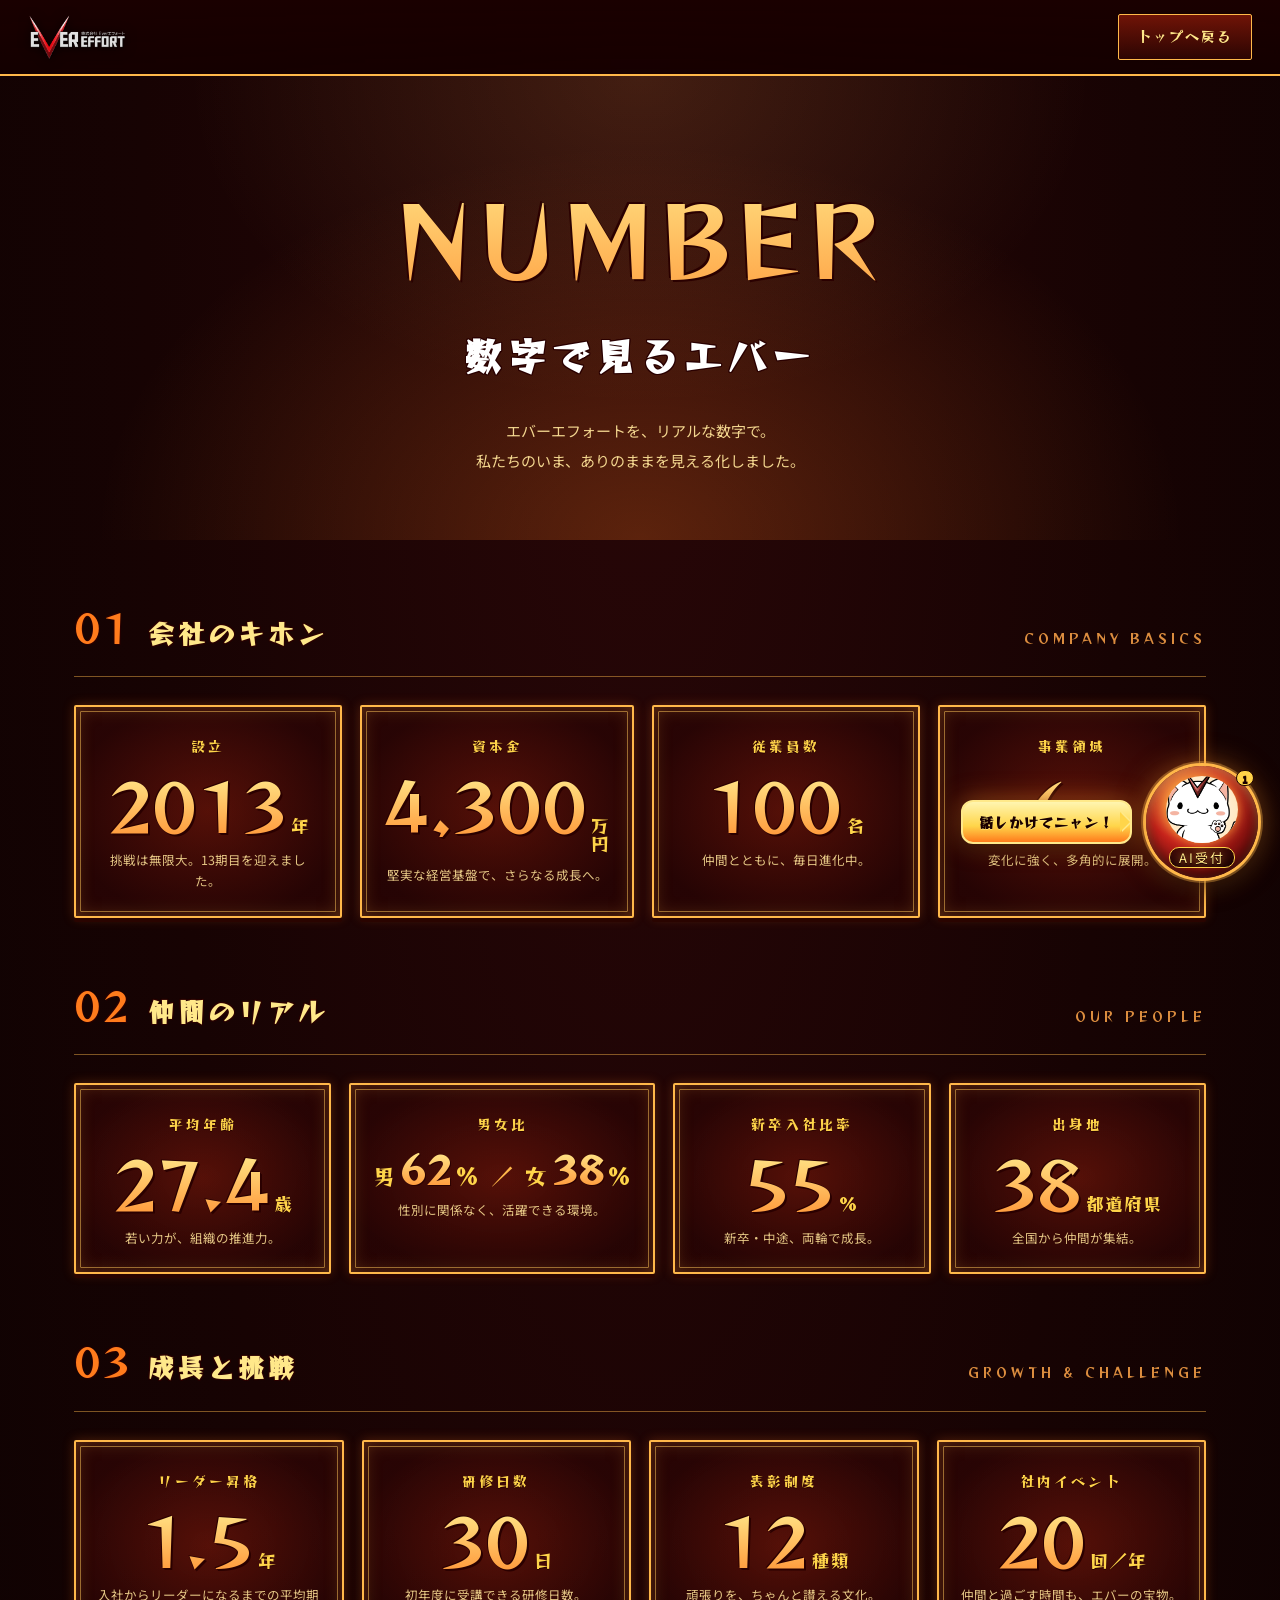
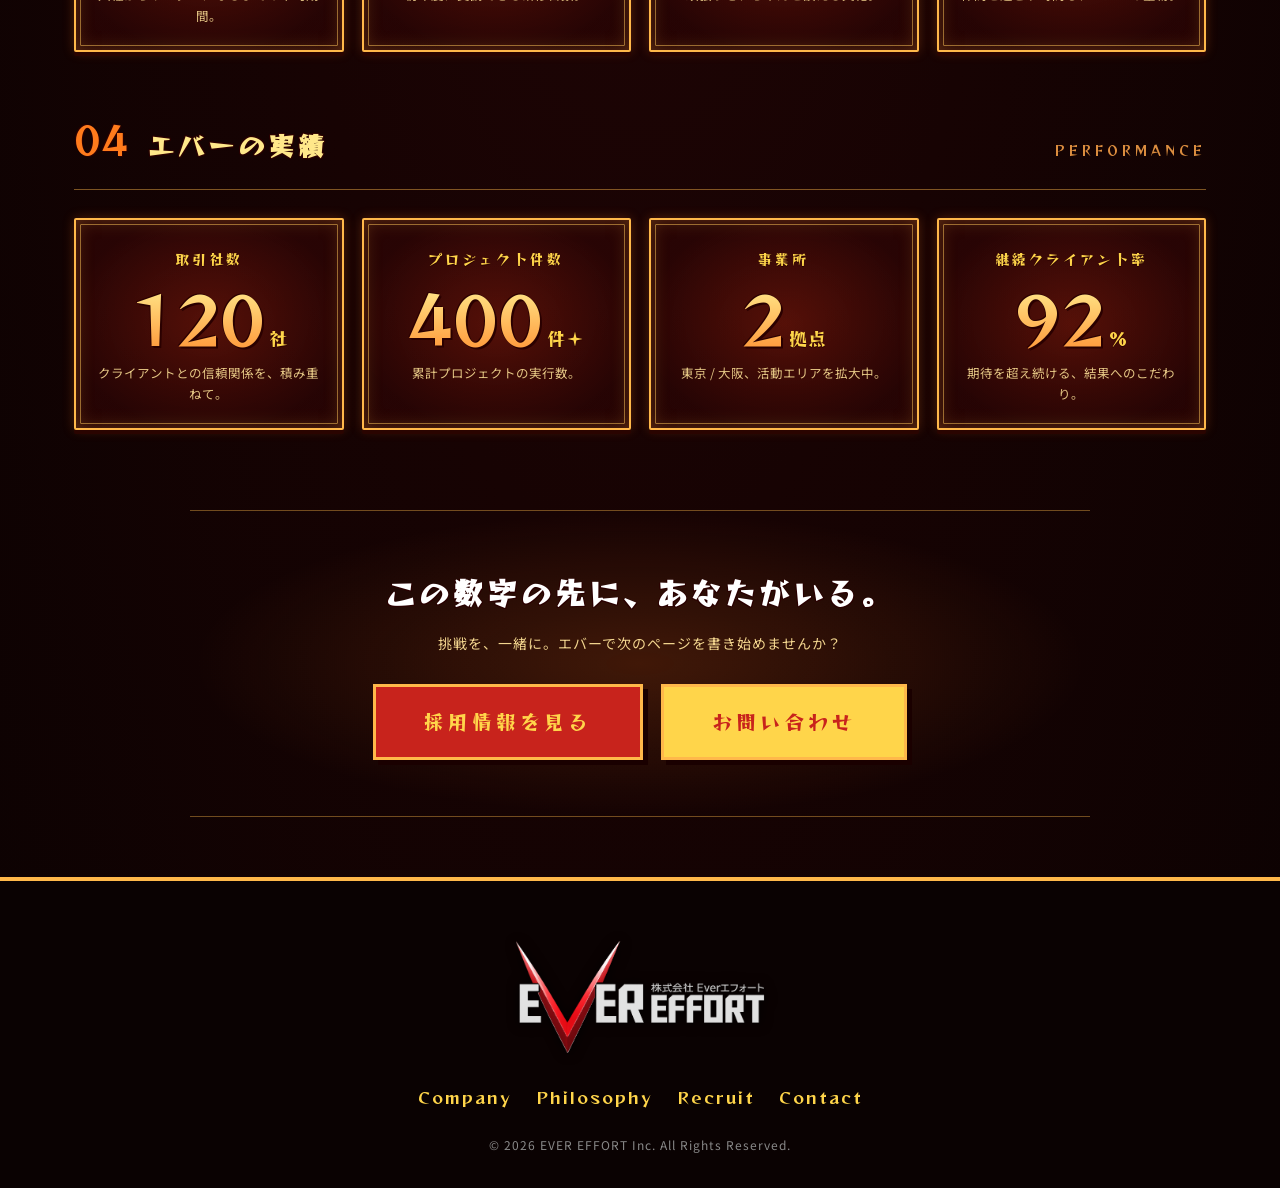
<file: number.html>
<!DOCTYPE html>
<html lang="ja">
<head>
<meta charset="UTF-8">
<meta name="viewport" content="width=device-width, initial-scale=1.0">
<meta http-equiv="Cache-Control" content="no-cache, no-store, must-revalidate">
<meta http-equiv="Pragma" content="no-cache">
<meta http-equiv="Expires" content="0">
<title>数字で見るエバー | EVER EFFORT</title>
<link rel="preconnect" href="https://fonts.googleapis.com">
<link rel="preconnect" href="https://fonts.gstatic.com" crossorigin>
<link href="https://fonts.googleapis.com/css2?family=Noto+Sans+JP:wght@400;700;900&family=Noto+Serif+JP:wght@700;900&family=Reggae+One&family=RocknRoll+One&family=Yuji+Syuku&display=swap" rel="stylesheet">
<link rel="stylesheet" href="css/style.css?v=20260514v">
<link rel="stylesheet" href="css/number.css?v=20260514v">
<link rel="stylesheet" href="css/mobile.css?v=20260514v">
<link rel="stylesheet" href="css/chat-widget.css?v=20260515g">
</head>
<body class="page-number">

<!-- ============ ヘッダー ============ -->
<header class="cf-header">
  <a href="index.html" class="cf-brand">
    <img src="images/logo.png" alt="株式会社 Everエフォート" class="cf-logo">
  </a>
  <nav class="cf-nav">
    <a href="index.html">トップへ戻る</a>
  </nav>
</header>

<!-- ============ ヒーロー ============ -->
<section class="num-hero">
  <div class="num-hero-inner">
    <p class="num-hero-en">NUMBER</p>
    <h1 class="num-hero-jp">数字で見るエバー</h1>
    <p class="num-hero-lead">
      エバーエフォートを、リアルな数字で。<br>
      私たちのいま、ありのままを見える化しました。
    </p>
  </div>
  <div class="num-hero-bg"></div>
</section>

<!-- ============ 1. 会社のキホン ============ -->
<section class="num-group">
  <header class="num-group-head">
    <span class="num-group-no">01</span>
    <h2 class="num-group-title">会社のキホン</h2>
    <p class="num-group-sub">COMPANY BASICS</p>
  </header>
  <div class="num-grid">
    <article class="num-card">
      <p class="num-label">設立</p>
      <p class="num-value"><span class="num-big">2013</span><span class="num-unit">年</span></p>
      <p class="num-note">挑戦は無限大。13期目を迎えました。</p>
    </article>
    <article class="num-card">
      <p class="num-label">資本金</p>
      <p class="num-value"><span class="num-big">4,300</span><span class="num-unit">万円</span></p>
      <p class="num-note">堅実な経営基盤で、さらなる成長へ。</p>
    </article>
    <article class="num-card">
      <p class="num-label">従業員数</p>
      <p class="num-value"><span class="num-big">100</span><span class="num-unit">名</span></p>
      <p class="num-note">仲間とともに、毎日進化中。</p>
    </article>
    <article class="num-card">
      <p class="num-label">事業領域</p>
      <p class="num-value"><span class="num-big">6</span><span class="num-unit">事業</span></p>
      <p class="num-note">変化に強く、多角的に展開。</p>
    </article>
  </div>
</section>

<!-- ============ 2. 仲間のリアル ============ -->
<section class="num-group">
  <header class="num-group-head">
    <span class="num-group-no">02</span>
    <h2 class="num-group-title">仲間のリアル</h2>
    <p class="num-group-sub">OUR PEOPLE</p>
  </header>
  <div class="num-grid">
    <article class="num-card">
      <p class="num-label">平均年齢</p>
      <p class="num-value"><span class="num-big">27.4</span><span class="num-unit">歳</span></p>
      <p class="num-note">若い力が、組織の推進力。</p>
    </article>
    <article class="num-card num-card-ratio">
      <p class="num-label">男女比</p>
      <p class="num-value">
        <span class="ratio-male">男 <strong>62</strong>%</span>
        <span class="ratio-sep">／</span>
        <span class="ratio-female">女 <strong>38</strong>%</span>
      </p>
      <p class="num-note">性別に関係なく、活躍できる環境。</p>
    </article>
    <article class="num-card">
      <p class="num-label">新卒入社比率</p>
      <p class="num-value"><span class="num-big">55</span><span class="num-unit">%</span></p>
      <p class="num-note">新卒・中途、両輪で成長。</p>
    </article>
    <article class="num-card">
      <p class="num-label">出身地</p>
      <p class="num-value"><span class="num-big">38</span><span class="num-unit">都道府県</span></p>
      <p class="num-note">全国から仲間が集結。</p>
    </article>
  </div>
</section>

<!-- ============ 3. 成長と挑戦 ============ -->
<section class="num-group">
  <header class="num-group-head">
    <span class="num-group-no">03</span>
    <h2 class="num-group-title">成長と挑戦</h2>
    <p class="num-group-sub">GROWTH &amp; CHALLENGE</p>
  </header>
  <div class="num-grid">
    <article class="num-card">
      <p class="num-label">リーダー昇格</p>
      <p class="num-value"><span class="num-big">1.5</span><span class="num-unit">年</span></p>
      <p class="num-note">入社からリーダーになるまでの平均期間。</p>
    </article>
    <article class="num-card">
      <p class="num-label">研修日数</p>
      <p class="num-value"><span class="num-big">30</span><span class="num-unit">日</span></p>
      <p class="num-note">初年度に受講できる研修日数。</p>
    </article>
    <article class="num-card">
      <p class="num-label">表彰制度</p>
      <p class="num-value"><span class="num-big">12</span><span class="num-unit">種類</span></p>
      <p class="num-note">頑張りを、ちゃんと讃える文化。</p>
    </article>
    <article class="num-card">
      <p class="num-label">社内イベント</p>
      <p class="num-value"><span class="num-big">20</span><span class="num-unit">回／年</span></p>
      <p class="num-note">仲間と過ごす時間も、エバーの宝物。</p>
    </article>
  </div>
</section>

<!-- ============ 4. 実績 ============ -->
<section class="num-group">
  <header class="num-group-head">
    <span class="num-group-no">04</span>
    <h2 class="num-group-title">エバーの実績</h2>
    <p class="num-group-sub">PERFORMANCE</p>
  </header>
  <div class="num-grid">
    <article class="num-card">
      <p class="num-label">取引社数</p>
      <p class="num-value"><span class="num-big">120</span><span class="num-unit">社</span></p>
      <p class="num-note">クライアントとの信頼関係を、積み重ねて。</p>
    </article>
    <article class="num-card">
      <p class="num-label">プロジェクト件数</p>
      <p class="num-value"><span class="num-big">400</span><span class="num-unit">件＋</span></p>
      <p class="num-note">累計プロジェクトの実行数。</p>
    </article>
    <article class="num-card">
      <p class="num-label">事業所</p>
      <p class="num-value"><span class="num-big">2</span><span class="num-unit">拠点</span></p>
      <p class="num-note">東京 / 大阪、活動エリアを拡大中。</p>
    </article>
    <article class="num-card">
      <p class="num-label">継続クライアント率</p>
      <p class="num-value"><span class="num-big">92</span><span class="num-unit">%</span></p>
      <p class="num-note">期待を超え続ける、結果へのこだわり。</p>
    </article>
  </div>
</section>

<!-- ============ CTA ============ -->
<section class="num-cta">
  <h2 class="num-cta-title">この数字の先に、あなたがいる。</h2>
  <p class="num-cta-lead">挑戦を、一緒に。エバーで次のページを書き始めませんか？</p>
  <div class="num-cta-buttons">
    <a href="index.html#recruit" class="btn-large btn-primary"><span>採用情報を見る</span></a>
    <a href="contact.html" class="btn-large btn-secondary"><span>お問い合わせ</span></a>
  </div>
</section>

<!-- ============ フッター ============ -->
<footer class="site-footer">
  <div class="footer-inner">
    <p class="brand"><a href="index.html"><img src="images/footer-logo.png" alt="株式会社 Everエフォート / EVER EFFORT" class="footer-logo-img"></a></p>
    <ul class="footer-nav">
      <li><a href="index.html#company">Company</a></li>
      <li><a href="index.html#philosophy">Philosophy</a></li>
      <li><a href="index.html#recruit">Recruit</a></li>
      <li><a href="index.html#contact">Contact</a></li>
    </ul>
    <p class="copy">&copy; 2026 EVER EFFORT Inc. All Rights Reserved.</p>
  </div>
</footer>

<script src="js/chat-widget.js?v=20260514v" defer></script>
</body>
</html>
</file>
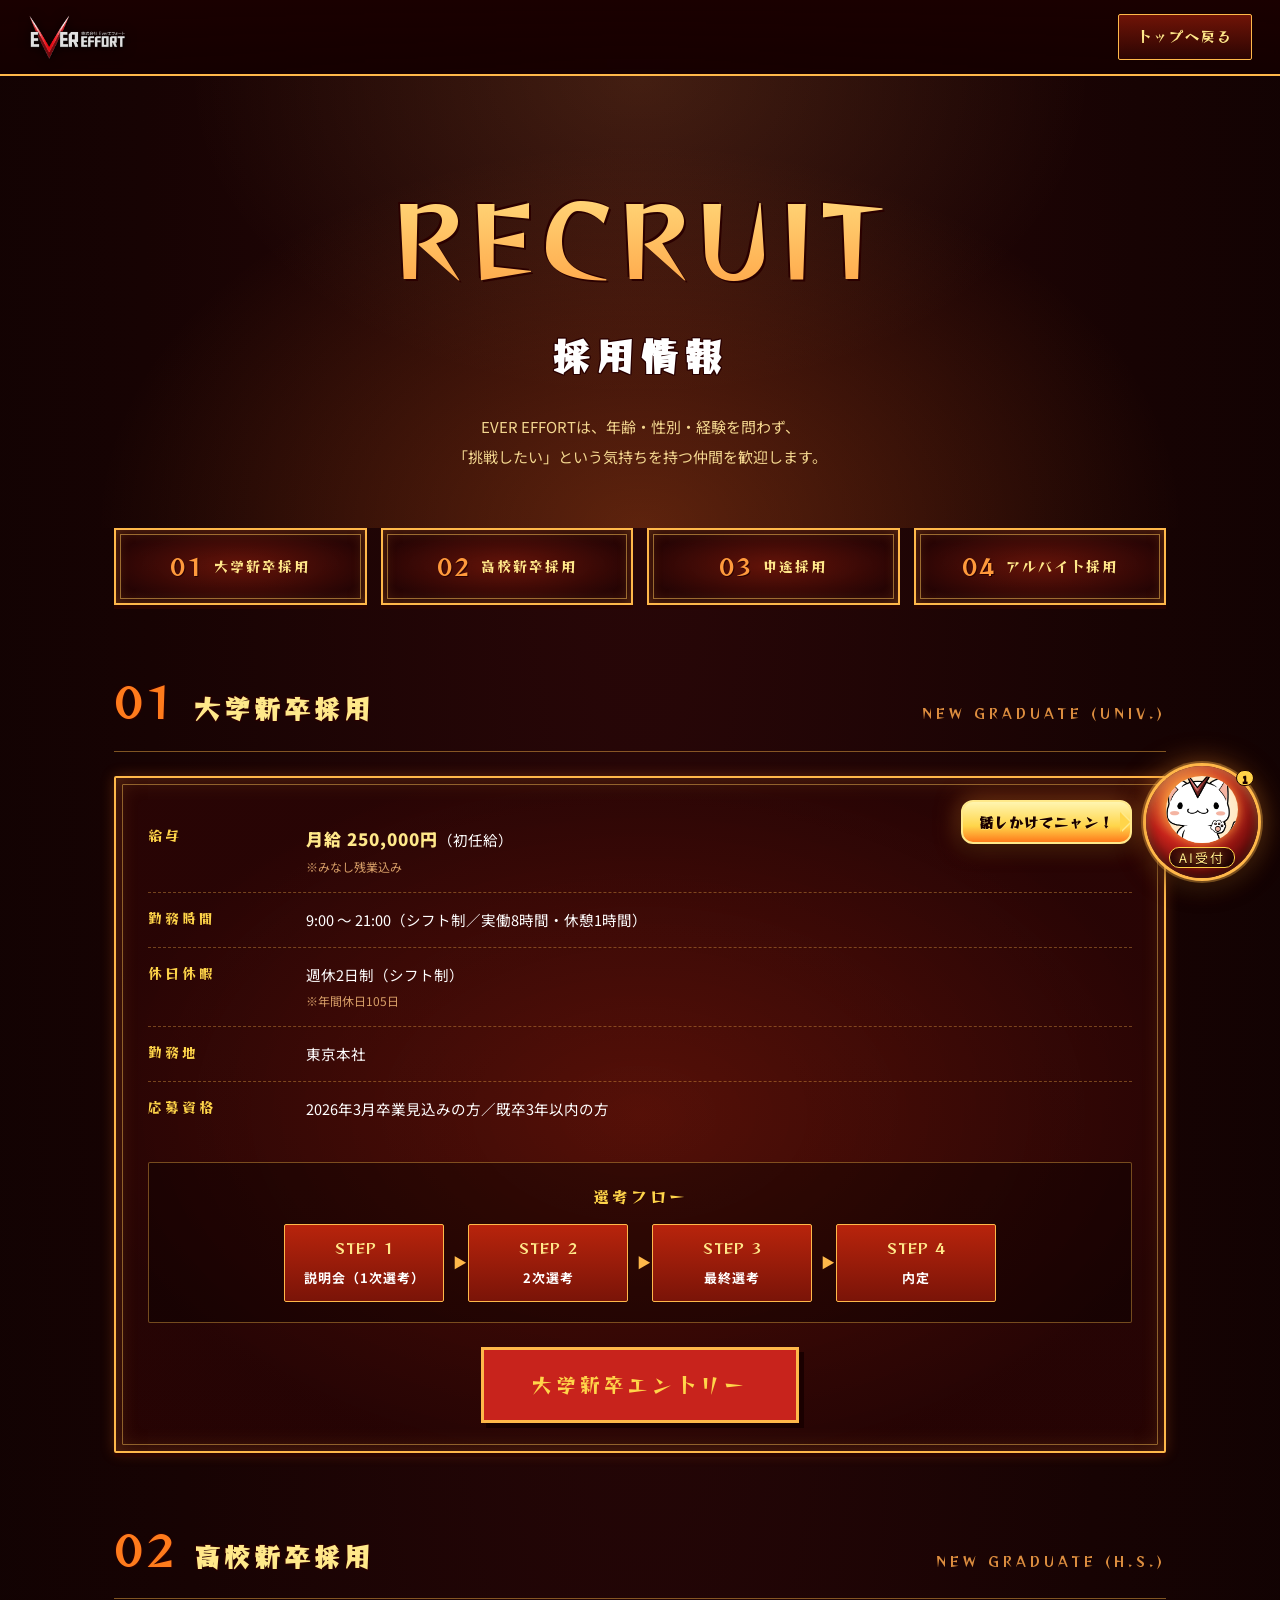
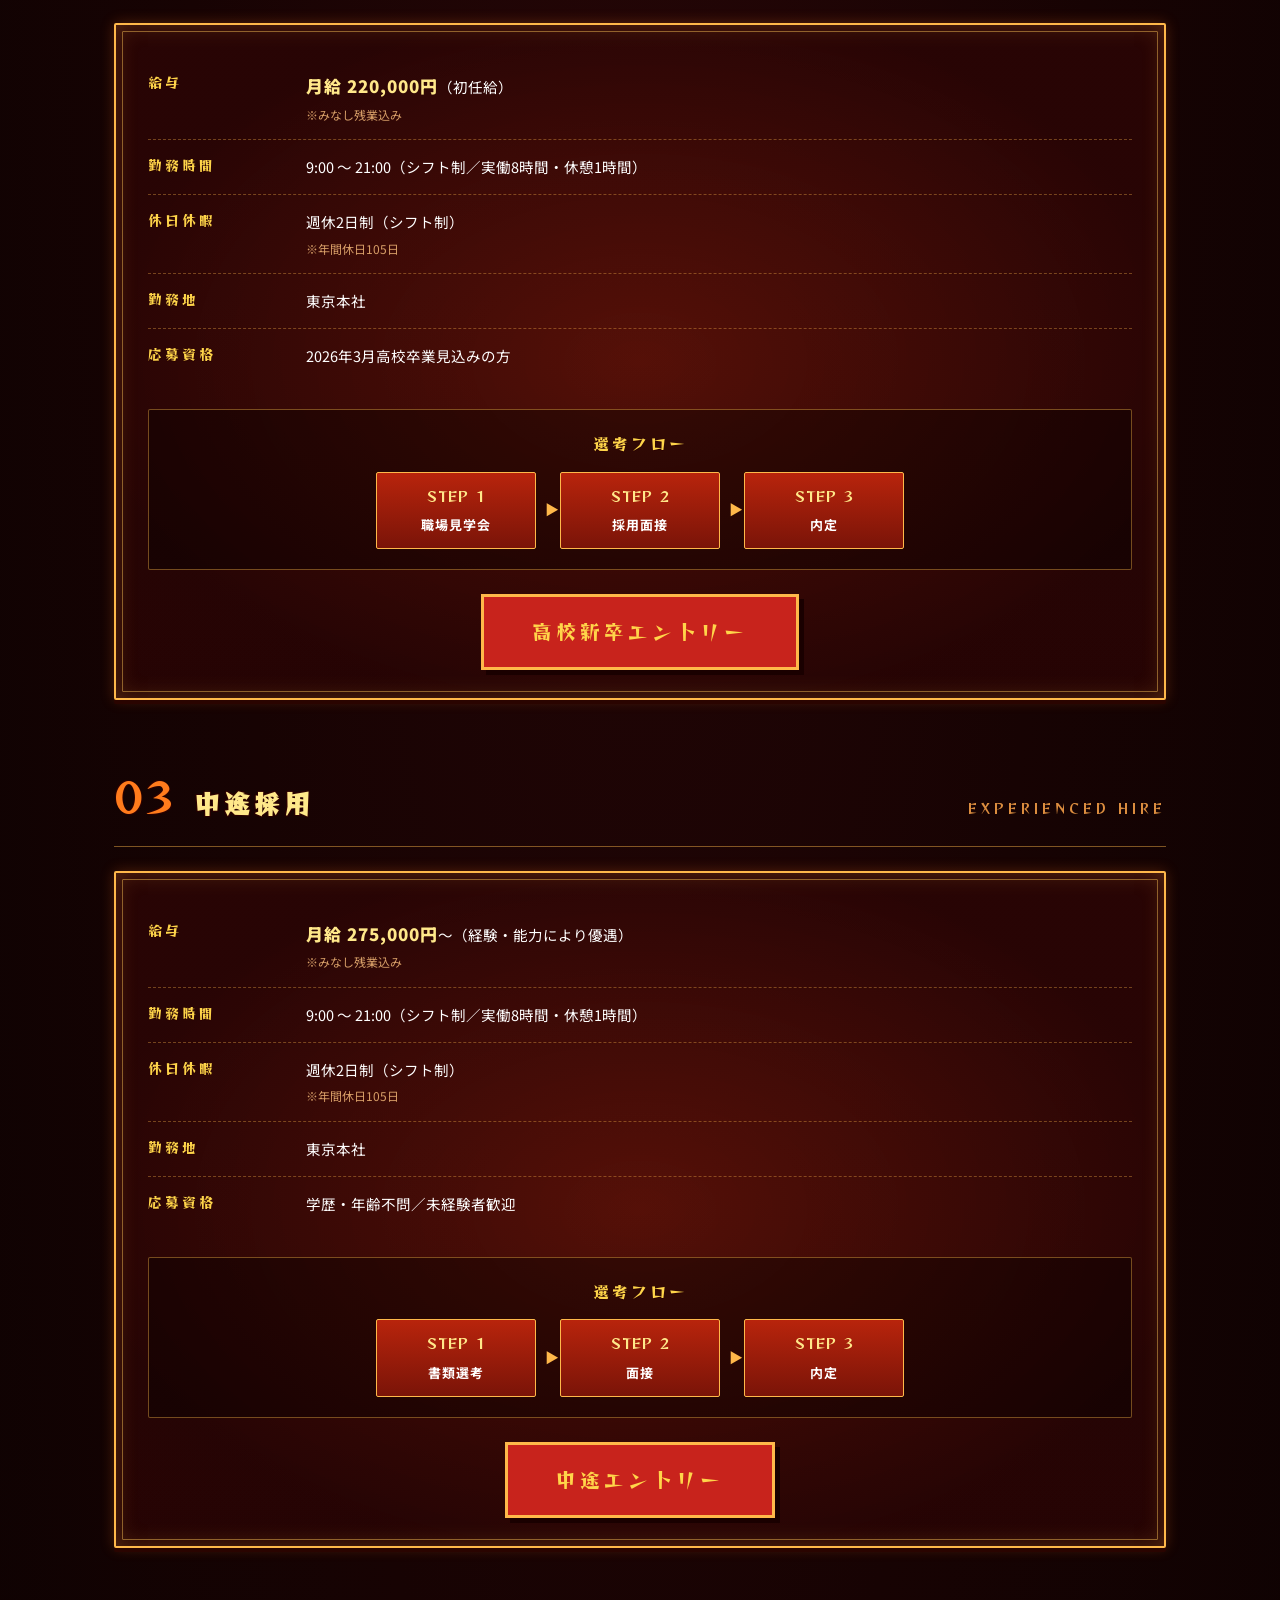
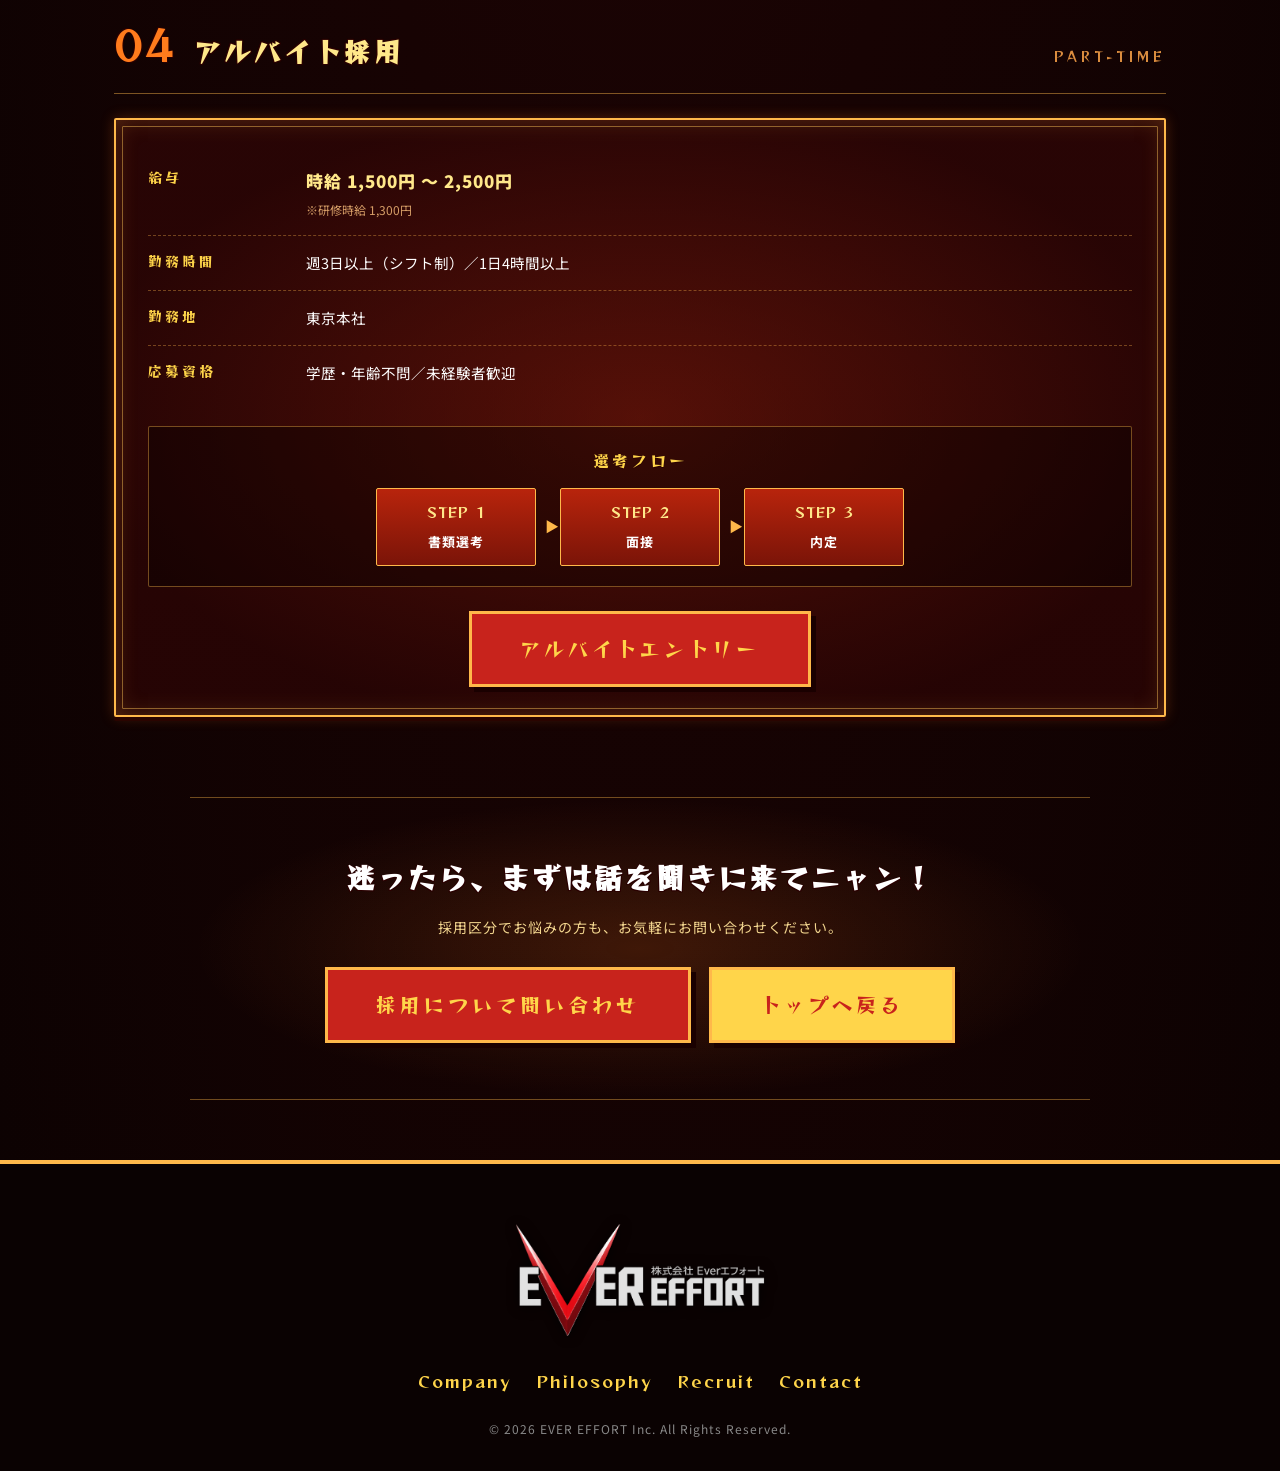
<file: recruit.html>
<!DOCTYPE html>
<html lang="ja">
<head>
<meta charset="UTF-8">
<meta name="viewport" content="width=device-width, initial-scale=1.0">
<meta http-equiv="Cache-Control" content="no-cache, no-store, must-revalidate">
<meta http-equiv="Pragma" content="no-cache">
<meta http-equiv="Expires" content="0">
<title>採用情報 | EVER EFFORT</title>
<link rel="preconnect" href="https://fonts.googleapis.com">
<link rel="preconnect" href="https://fonts.gstatic.com" crossorigin>
<link href="https://fonts.googleapis.com/css2?family=Noto+Sans+JP:wght@400;700;900&family=Noto+Serif+JP:wght@700;900&family=Reggae+One&family=RocknRoll+One&family=Yuji+Syuku&display=swap" rel="stylesheet">
<link rel="stylesheet" href="css/style.css?v=20260515g">
<link rel="stylesheet" href="css/recruit.css?v=20260515g">
<link rel="stylesheet" href="css/mobile.css?v=20260515g">
<link rel="stylesheet" href="css/chat-widget.css?v=20260515g">
</head>
<body class="page-recruit">

<!-- ============ ヘッダー ============ -->
<header class="cf-header">
  <a href="index.html" class="cf-brand">
    <img src="images/logo.png" alt="株式会社 Everエフォート" class="cf-logo">
  </a>
  <nav class="cf-nav">
    <a href="index.html">トップへ戻る</a>
  </nav>
</header>

<!-- ============ ヒーロー ============ -->
<section class="rc-hero">
  <div class="rc-hero-inner">
    <p class="rc-hero-en">RECRUIT</p>
    <h1 class="rc-hero-jp">採用情報</h1>
    <p class="rc-hero-lead">
      EVER EFFORTは、年齢・性別・経験を問わず、<br>
      「挑戦したい」という気持ちを持つ仲間を歓迎します。
    </p>
  </div>
  <div class="rc-hero-bg"></div>
</section>

<!-- ============ 採用区分 一覧 (アンカーナビ) ============ -->
<section class="rc-anchor-nav">
  <ul>
    <li><a href="#s01"><span class="rc-anc-no">01</span><span class="rc-anc-label">大学新卒採用</span></a></li>
    <li><a href="#s02"><span class="rc-anc-no">02</span><span class="rc-anc-label">高校新卒採用</span></a></li>
    <li><a href="#s03"><span class="rc-anc-no">03</span><span class="rc-anc-label">中途採用</span></a></li>
    <li><a href="#s04"><span class="rc-anc-no">04</span><span class="rc-anc-label">アルバイト採用</span></a></li>
  </ul>
</section>

<!-- ============ 01 大学新卒採用 ============ -->
<section class="rc-section" id="s01">
  <header class="rc-section-head">
    <span class="rc-section-no">01</span>
    <h2 class="rc-section-title">大学新卒採用</h2>
    <p class="rc-section-sub">NEW GRADUATE (UNIV.)</p>
  </header>
  <div class="rc-card">
    <dl class="rc-spec">
      <div><dt>給与</dt><dd><strong>月給 250,000円</strong>（初任給）<small>※みなし残業込み</small></dd></div>
      <div><dt>勤務時間</dt><dd>9:00 〜 21:00（シフト制／実働8時間・休憩1時間）</dd></div>
      <div><dt>休日休暇</dt><dd>週休2日制（シフト制）<small>※年間休日105日</small></dd></div>
      <div><dt>勤務地</dt><dd>東京本社</dd></div>
      <div><dt>応募資格</dt><dd>2026年3月卒業見込みの方／既卒3年以内の方</dd></div>
    </dl>
    <div class="rc-flow">
      <p class="rc-flow-title">選考フロー</p>
      <ol class="rc-flow-list">
        <li><span class="rc-flow-no">STEP 1</span><span class="rc-flow-label">説明会（1次選考）</span></li>
        <li><span class="rc-flow-no">STEP 2</span><span class="rc-flow-label">2次選考</span></li>
        <li><span class="rc-flow-no">STEP 3</span><span class="rc-flow-label">最終選考</span></li>
        <li><span class="rc-flow-no">STEP 4</span><span class="rc-flow-label">内定</span></li>
      </ol>
    </div>
    <div class="rc-cta-inline">
      <a href="contact.html?type=recruit&amp;sub=univ" class="btn-large btn-primary"><span>大学新卒エントリー</span></a>
    </div>
  </div>
</section>

<!-- ============ 02 高校新卒採用 ============ -->
<section class="rc-section" id="s02">
  <header class="rc-section-head">
    <span class="rc-section-no">02</span>
    <h2 class="rc-section-title">高校新卒採用</h2>
    <p class="rc-section-sub">NEW GRADUATE (H.S.)</p>
  </header>
  <div class="rc-card">
    <dl class="rc-spec">
      <div><dt>給与</dt><dd><strong>月給 220,000円</strong>（初任給）<small>※みなし残業込み</small></dd></div>
      <div><dt>勤務時間</dt><dd>9:00 〜 21:00（シフト制／実働8時間・休憩1時間）</dd></div>
      <div><dt>休日休暇</dt><dd>週休2日制（シフト制）<small>※年間休日105日</small></dd></div>
      <div><dt>勤務地</dt><dd>東京本社</dd></div>
      <div><dt>応募資格</dt><dd>2026年3月高校卒業見込みの方</dd></div>
    </dl>
    <div class="rc-flow">
      <p class="rc-flow-title">選考フロー</p>
      <ol class="rc-flow-list">
        <li><span class="rc-flow-no">STEP 1</span><span class="rc-flow-label">職場見学会</span></li>
        <li><span class="rc-flow-no">STEP 2</span><span class="rc-flow-label">採用面接</span></li>
        <li><span class="rc-flow-no">STEP 3</span><span class="rc-flow-label">内定</span></li>
      </ol>
    </div>
    <div class="rc-cta-inline">
      <a href="contact.html?type=recruit&amp;sub=hs" class="btn-large btn-primary"><span>高校新卒エントリー</span></a>
    </div>
  </div>
</section>

<!-- ============ 03 中途採用 ============ -->
<section class="rc-section" id="s03">
  <header class="rc-section-head">
    <span class="rc-section-no">03</span>
    <h2 class="rc-section-title">中途採用</h2>
    <p class="rc-section-sub">EXPERIENCED HIRE</p>
  </header>
  <div class="rc-card">
    <dl class="rc-spec">
      <div><dt>給与</dt><dd><strong>月給 275,000円</strong>〜（経験・能力により優遇）<small>※みなし残業込み</small></dd></div>
      <div><dt>勤務時間</dt><dd>9:00 〜 21:00（シフト制／実働8時間・休憩1時間）</dd></div>
      <div><dt>休日休暇</dt><dd>週休2日制（シフト制）<small>※年間休日105日</small></dd></div>
      <div><dt>勤務地</dt><dd>東京本社</dd></div>
      <div><dt>応募資格</dt><dd>学歴・年齢不問／未経験者歓迎</dd></div>
    </dl>
    <div class="rc-flow">
      <p class="rc-flow-title">選考フロー</p>
      <ol class="rc-flow-list">
        <li><span class="rc-flow-no">STEP 1</span><span class="rc-flow-label">書類選考</span></li>
        <li><span class="rc-flow-no">STEP 2</span><span class="rc-flow-label">面接</span></li>
        <li><span class="rc-flow-no">STEP 3</span><span class="rc-flow-label">内定</span></li>
      </ol>
    </div>
    <div class="rc-cta-inline">
      <a href="contact.html?type=recruit&amp;sub=career" class="btn-large btn-primary"><span>中途エントリー</span></a>
    </div>
  </div>
</section>

<!-- ============ 04 アルバイト採用 ============ -->
<section class="rc-section" id="s04">
  <header class="rc-section-head">
    <span class="rc-section-no">04</span>
    <h2 class="rc-section-title">アルバイト採用</h2>
    <p class="rc-section-sub">PART-TIME</p>
  </header>
  <div class="rc-card">
    <dl class="rc-spec">
      <div><dt>給与</dt><dd><strong>時給 1,500円 〜 2,500円</strong><small>※研修時給 1,300円</small></dd></div>
      <div><dt>勤務時間</dt><dd>週3日以上（シフト制）／1日4時間以上</dd></div>
      <div><dt>勤務地</dt><dd>東京本社</dd></div>
      <div><dt>応募資格</dt><dd>学歴・年齢不問／未経験者歓迎</dd></div>
    </dl>
    <div class="rc-flow">
      <p class="rc-flow-title">選考フロー</p>
      <ol class="rc-flow-list">
        <li><span class="rc-flow-no">STEP 1</span><span class="rc-flow-label">書類選考</span></li>
        <li><span class="rc-flow-no">STEP 2</span><span class="rc-flow-label">面接</span></li>
        <li><span class="rc-flow-no">STEP 3</span><span class="rc-flow-label">内定</span></li>
      </ol>
    </div>
    <div class="rc-cta-inline">
      <a href="contact.html?type=recruit&amp;sub=part" class="btn-large btn-primary"><span>アルバイトエントリー</span></a>
    </div>
  </div>
</section>

<!-- ============ CTA ============ -->
<section class="rc-cta">
  <h2 class="rc-cta-title">迷ったら、まずは話を聞きに来てニャン！</h2>
  <p class="rc-cta-lead">採用区分でお悩みの方も、お気軽にお問い合わせください。</p>
  <div class="rc-cta-buttons">
    <a href="contact.html?type=recruit" class="btn-large btn-primary"><span>採用について問い合わせ</span></a>
    <a href="index.html" class="btn-large btn-secondary"><span>トップへ戻る</span></a>
  </div>
</section>

<!-- ============ フッター ============ -->
<footer class="site-footer">
  <div class="footer-inner">
    <p class="brand"><a href="index.html"><img src="images/footer-logo.png" alt="株式会社 Everエフォート / EVER EFFORT" class="footer-logo-img"></a></p>
    <ul class="footer-nav">
      <li><a href="index.html#company">Company</a></li>
      <li><a href="index.html#philosophy">Philosophy</a></li>
      <li><a href="recruit.html">Recruit</a></li>
      <li><a href="index.html#contact">Contact</a></li>
    </ul>
    <p class="copy">&copy; 2026 EVER EFFORT Inc. All Rights Reserved.</p>
  </div>
</footer>

<script src="js/chat-widget.js?v=20260515g" defer></script>
</body>
</html>
</file>
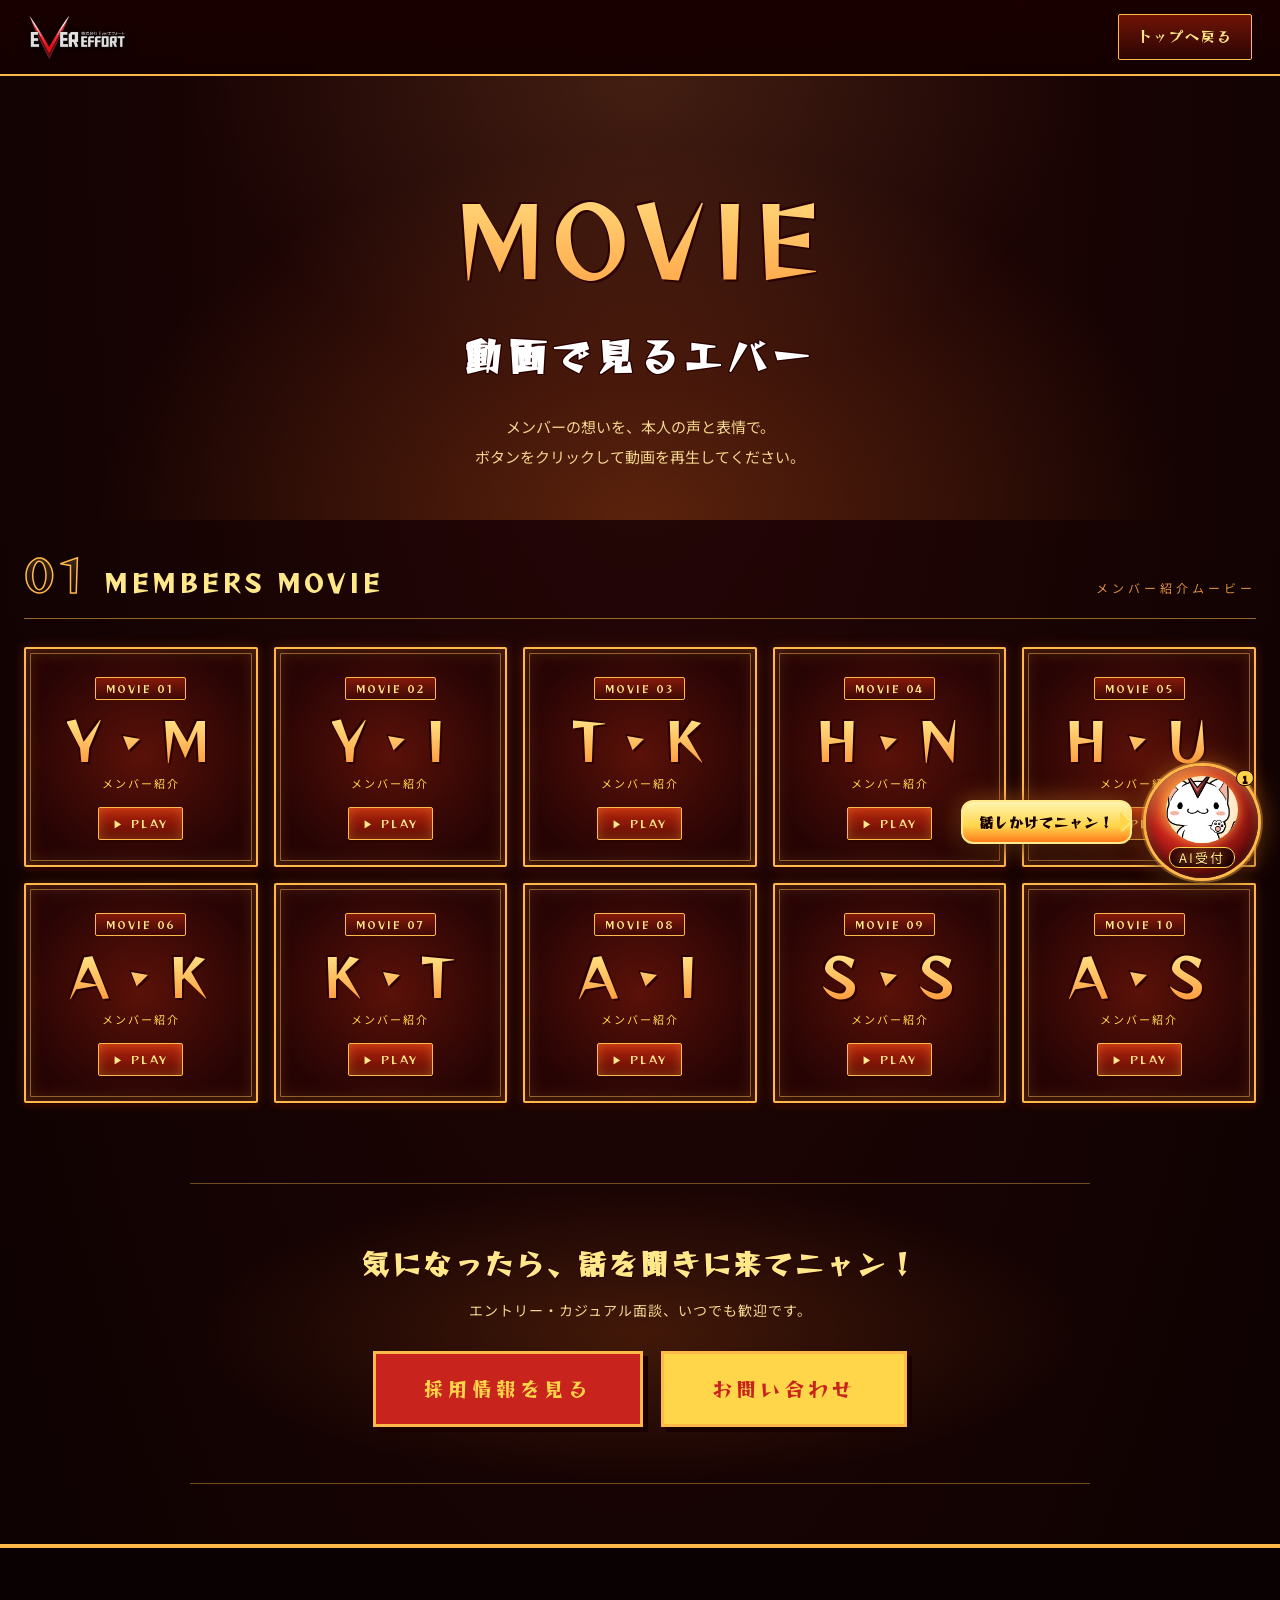
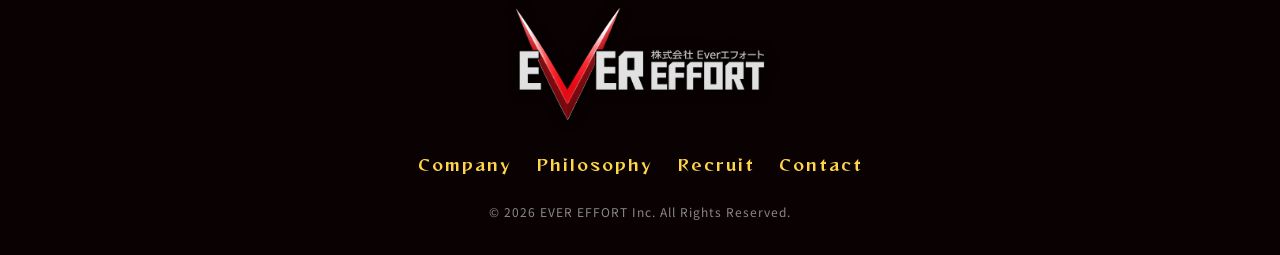
<file: video.html>
<!DOCTYPE html>
<html lang="ja">
<head>
<meta charset="UTF-8">
<meta name="viewport" content="width=device-width, initial-scale=1.0">
<meta http-equiv="Cache-Control" content="no-cache, no-store, must-revalidate">
<meta http-equiv="Pragma" content="no-cache">
<meta http-equiv="Expires" content="0">
<title>動画で見るエバー | EVER EFFORT</title>
<link rel="preconnect" href="https://fonts.googleapis.com">
<link rel="preconnect" href="https://fonts.gstatic.com" crossorigin>
<link href="https://fonts.googleapis.com/css2?family=Noto+Sans+JP:wght@400;700;900&family=Noto+Serif+JP:wght@700;900&family=Reggae+One&family=RocknRoll+One&family=Yuji+Syuku&display=swap" rel="stylesheet">
<link rel="stylesheet" href="css/style.css?v=20260521f">
<link rel="stylesheet" href="css/video.css?v=20260521f">
<link rel="stylesheet" href="css/mobile.css?v=20260521f">
<link rel="stylesheet" href="css/chat-widget.css?v=20260521f">
</head>
<body class="page-video">

<!-- ============ ヘッダー ============ -->
<header class="cf-header">
  <a href="index.html" class="cf-brand">
    <img src="images/logo.png" alt="株式会社 Everエフォート" class="cf-logo">
  </a>
  <nav class="cf-nav">
    <a href="index.html">トップへ戻る</a>
  </nav>
</header>

<!-- ============ ヒーロー ============ -->
<section class="vd-hero">
  <div class="vd-hero-inner">
    <p class="vd-hero-en">MOVIE</p>
    <h1 class="vd-hero-jp">動画で見るエバー</h1>
    <p class="vd-hero-lead">
      メンバーの想いを、本人の声と表情で。<br>
      ボタンをクリックして動画を再生してください。
    </p>
  </div>
  <div class="vd-hero-bg"></div>
</section>

<!-- ============ メンバー動画一覧 ============ -->
<section class="vd-list">
  <header class="vd-list-head">
    <span class="vd-list-no">01</span>
    <h2 class="vd-list-title">MEMBERS MOVIE</h2>
    <p class="vd-list-sub">メンバー紹介ムービー</p>
  </header>

  <div class="vd-grid">
    <a class="vd-card" href="https://youtu.be/lKdxjYERq4Q" target="_blank" rel="noopener noreferrer" aria-label="Y・M さんの紹介ムービーを再生">
      <span class="vd-card-tag">MOVIE 01</span>
      <span class="vd-card-initials">Y・M</span>
      <span class="vd-card-meta">メンバー紹介</span>
      <span class="vd-card-play">
        <span class="vd-card-play-icon">▶</span>
        <span class="vd-card-play-label">PLAY</span>
      </span>
    </a>

    <a class="vd-card" href="https://youtu.be/BbwioBmilIU" target="_blank" rel="noopener noreferrer" aria-label="Y・I さんの紹介ムービーを再生">
      <span class="vd-card-tag">MOVIE 02</span>
      <span class="vd-card-initials">Y・I</span>
      <span class="vd-card-meta">メンバー紹介</span>
      <span class="vd-card-play">
        <span class="vd-card-play-icon">▶</span>
        <span class="vd-card-play-label">PLAY</span>
      </span>
    </a>

    <a class="vd-card" href="https://youtu.be/fG2XXEzBBAs" target="_blank" rel="noopener noreferrer" aria-label="T・K さんの紹介ムービーを再生">
      <span class="vd-card-tag">MOVIE 03</span>
      <span class="vd-card-initials">T・K</span>
      <span class="vd-card-meta">メンバー紹介</span>
      <span class="vd-card-play">
        <span class="vd-card-play-icon">▶</span>
        <span class="vd-card-play-label">PLAY</span>
      </span>
    </a>

    <a class="vd-card" href="https://youtu.be/pJ4CuNLGlJI" target="_blank" rel="noopener noreferrer" aria-label="H・N さんの紹介ムービーを再生">
      <span class="vd-card-tag">MOVIE 04</span>
      <span class="vd-card-initials">H・N</span>
      <span class="vd-card-meta">メンバー紹介</span>
      <span class="vd-card-play">
        <span class="vd-card-play-icon">▶</span>
        <span class="vd-card-play-label">PLAY</span>
      </span>
    </a>

    <a class="vd-card" href="https://youtu.be/ylezWuIFHKI" target="_blank" rel="noopener noreferrer" aria-label="H・U さんの紹介ムービーを再生">
      <span class="vd-card-tag">MOVIE 05</span>
      <span class="vd-card-initials">H・U</span>
      <span class="vd-card-meta">メンバー紹介</span>
      <span class="vd-card-play">
        <span class="vd-card-play-icon">▶</span>
        <span class="vd-card-play-label">PLAY</span>
      </span>
    </a>

    <a class="vd-card" href="https://youtu.be/xOOxLkgXKoE" target="_blank" rel="noopener noreferrer" aria-label="A・K さんの紹介ムービーを再生">
      <span class="vd-card-tag">MOVIE 06</span>
      <span class="vd-card-initials">A・K</span>
      <span class="vd-card-meta">メンバー紹介</span>
      <span class="vd-card-play">
        <span class="vd-card-play-icon">▶</span>
        <span class="vd-card-play-label">PLAY</span>
      </span>
    </a>

    <a class="vd-card" href="https://youtu.be/oppgilyMGXg" target="_blank" rel="noopener noreferrer" aria-label="K・T さんの紹介ムービーを再生">
      <span class="vd-card-tag">MOVIE 07</span>
      <span class="vd-card-initials">K・T</span>
      <span class="vd-card-meta">メンバー紹介</span>
      <span class="vd-card-play">
        <span class="vd-card-play-icon">▶</span>
        <span class="vd-card-play-label">PLAY</span>
      </span>
    </a>

    <a class="vd-card" href="https://youtu.be/zY1DHTMh07Q" target="_blank" rel="noopener noreferrer" aria-label="A・I さんの紹介ムービーを再生">
      <span class="vd-card-tag">MOVIE 08</span>
      <span class="vd-card-initials">A・I</span>
      <span class="vd-card-meta">メンバー紹介</span>
      <span class="vd-card-play">
        <span class="vd-card-play-icon">▶</span>
        <span class="vd-card-play-label">PLAY</span>
      </span>
    </a>

    <a class="vd-card" href="https://youtu.be/ZcghnQA_T4Y" target="_blank" rel="noopener noreferrer" aria-label="S・S さんの紹介ムービーを再生">
      <span class="vd-card-tag">MOVIE 09</span>
      <span class="vd-card-initials">S・S</span>
      <span class="vd-card-meta">メンバー紹介</span>
      <span class="vd-card-play">
        <span class="vd-card-play-icon">▶</span>
        <span class="vd-card-play-label">PLAY</span>
      </span>
    </a>

    <a class="vd-card" href="https://youtu.be/GkEfQxdMh4M" target="_blank" rel="noopener noreferrer" aria-label="A・S さんの紹介ムービーを再生">
      <span class="vd-card-tag">MOVIE 10</span>
      <span class="vd-card-initials">A・S</span>
      <span class="vd-card-meta">メンバー紹介</span>
      <span class="vd-card-play">
        <span class="vd-card-play-icon">▶</span>
        <span class="vd-card-play-label">PLAY</span>
      </span>
    </a>
  </div>
</section>

<!-- ============ CTA ============ -->
<section class="vd-cta">
  <h2 class="vd-cta-title">気になったら、話を聞きに来てニャン！</h2>
  <p class="vd-cta-lead">エントリー・カジュアル面談、いつでも歓迎です。</p>
  <div class="vd-cta-buttons">
    <a href="recruit.html" class="btn-large btn-primary"><span>採用情報を見る</span></a>
    <a href="contact.html" class="btn-large btn-secondary"><span>お問い合わせ</span></a>
  </div>
</section>

<!-- ============ フッター ============ -->
<footer class="site-footer">
  <div class="footer-inner">
    <p class="brand"><a href="index.html"><img src="images/footer-logo.png" alt="株式会社 Everエフォート / EVER EFFORT" class="footer-logo-img"></a></p>
    <ul class="footer-nav">
      <li><a href="index.html#company">Company</a></li>
      <li><a href="index.html#philosophy">Philosophy</a></li>
      <li><a href="recruit.html">Recruit</a></li>
      <li><a href="index.html#contact">Contact</a></li>
    </ul>
    <p class="copy">&copy; 2026 EVER EFFORT Inc. All Rights Reserved.</p>
  </div>
</footer>

<script src="js/chat-widget.js?v=20260521f" defer></script>
</body>
</html>
</file>
<file: css/style.css>
/* ============ Reset ============ */
*, *::before, *::after { box-sizing: border-box; margin: 0; padding: 0; }
html { scroll-behavior: smooth; }
#company, #philosophy, #leaders, #recruit, #contact { scroll-margin-top: 24px; }
.leaders { max-width: 900px; margin: 0 auto; padding: 56px 24px 64px; text-align: center; }
body {
  font-family: "Noto Sans JP", "Hiragino Kaku Gothic ProN", "Yu Gothic", sans-serif;
  background: #1a0000;
  color: #fff;
  line-height: 1.7;
  overflow-x: hidden;
}
img { max-width: 100%; display: block; }
a { color: inherit; text-decoration: none; }
ul { list-style: none; }
button { font: inherit; cursor: pointer; border: none; background: none; color: inherit; }

/* ============ Loader (fire) ============ */
#loader {
  position: fixed; inset: 0;
  background:
    radial-gradient(circle at 50% 100%, #ff5e1a 0%, #b3000a 25%, #4a0000 60%, #000 100%);
  display: flex; align-items: center; justify-content: center;
  flex-direction: column;
  gap: 36px;
  z-index: 9999;
  transition: opacity .6s, visibility .6s;
}
#loader.hide { opacity: 0; visibility: hidden; }
.loader-fire {
  position: absolute;
  inset: 0;
  background:
    radial-gradient(ellipse at 30% 110%, rgba(255,180,50,0.5), transparent 40%),
    radial-gradient(ellipse at 70% 110%, rgba(255,80,20,0.6), transparent 50%),
    radial-gradient(ellipse at 50% 130%, rgba(255,220,80,0.7), transparent 35%);
  animation: fireFlicker 1.4s ease-in-out infinite alternate;
}
@keyframes fireFlicker {
  from { transform: scaleY(1) translateY(0); opacity: .9; }
  to   { transform: scaleY(1.1) translateY(-10px); opacity: 1; }
}
.loader-inner {
  position: relative;
  display: flex; gap: 0;
  font-family: "Reggae One", "Bangers", "Impact", sans-serif;
  font-size: 64px;
  letter-spacing: 0;
  z-index: 2;
  caret-color: transparent;
  -webkit-user-select: none;
  user-select: none;
}
.loader-inner .num { margin: 0 2px; }
.loader-inner .num:last-child { margin-right: 0 !important; }
.loader-inner .num:first-child { margin-left: 0 !important; }
.loader-inner .num {
  display: inline-block;
  /* グラデ透過を廃止して、明るいゴールド単色＋強い縁取りで視認性アップ */
  background: none;
  -webkit-background-clip: initial;
  background-clip: initial;
  color: #ffe98a;
  -webkit-text-stroke: 0;
  text-shadow:
    -2px -2px 0 #1a0000,
     2px -2px 0 #1a0000,
    -2px  2px 0 #1a0000,
     2px  2px 0 #1a0000,
     0 3px 0 #6a0a0a,
     0 0 12px rgba(255,170,60,0.9),
     0 0 22px rgba(255,90,20,0.55);
  opacity: 0;
  transform: translateY(20px) rotate(-6deg);
  animation: loaderDrop .5s forwards;
}

/* ── Loader % 表示 & プログレスバー ── */
.loader-progress {
  position: relative;
  z-index: 2;
  display: flex;
  flex-direction: column;
  align-items: center;
  gap: 10px;
  width: min(320px, 70vw);
}
.loader-bar {
  width: 100%;
  height: 10px;
  background: rgba(20,2,2,0.8);
  border: 2px solid #ffb84a;
  border-radius: 6px;
  box-shadow:
    inset 0 0 6px rgba(0,0,0,0.7),
    0 0 14px rgba(255,140,30,0.45);
  overflow: hidden;
}
.loader-bar-fill {
  width: 0%;
  height: 100%;
  background: linear-gradient(90deg, #fff5b0 0%, #ffd54a 25%, #ff7b1c 65%, #c8231c 100%);
  box-shadow: 0 0 12px rgba(255,180,50,0.9);
  transition: width 0.15s linear;
}
.loader-percent {
  font-family: "Reggae One", "Bangers", sans-serif;
  font-size: 28px;
  letter-spacing: 3px;
  color: #ffe98a;
  text-shadow:
    -1.5px -1.5px 0 #1a0000,
     1.5px -1.5px 0 #1a0000,
    -1.5px  1.5px 0 #1a0000,
     1.5px  1.5px 0 #1a0000,
     0 0 10px rgba(255,170,60,0.85);
}
.loader-inner .num:nth-child(1)  { animation-delay: .05s; }
.loader-inner .num:nth-child(2)  { animation-delay: .12s; }
.loader-inner .num:nth-child(3)  { animation-delay: .19s; }
.loader-inner .num:nth-child(4)  { animation-delay: .26s; }
.loader-inner .num:nth-child(5)  { animation-delay: .33s; }
.loader-inner .num:nth-child(6)  { animation-delay: .40s; }
.loader-inner .num:nth-child(7)  { animation-delay: .47s; }
.loader-inner .num:nth-child(8)  { animation-delay: .54s; }
.loader-inner .num:nth-child(9)  { animation-delay: .61s; }
.loader-inner .num:nth-child(10) { animation-delay: .68s; }
.loader-inner .num:nth-child(11) { animation-delay: .75s; }
@keyframes loaderDrop {
  to { opacity: 1; transform: translateY(0) rotate(-3deg); }
}

/* ============ Stage (左ナビ＋中央＋右バナー) ============ */
.stage {
  position: relative;
  min-height: 100vh;
  overflow: hidden;
  display: grid;
  grid-template-columns: 200px 1fr 300px;
  grid-template-rows: 1fr auto;
}
.stage-bg {
  position: absolute; inset: 0;
  z-index: 0;
  overflow: hidden;
}

/* ファーストビュー背景画像 (トロピカル×海×椰子) */
.sky {
  position: absolute; inset: 0;
  background:
    url('../images/hero-bg.jpg') center center / cover no-repeat,
    linear-gradient(180deg, #4ec1f0 0%, #1ea3d4 55%, #0e7faa 100%);
}
.sky::after {
  content: "";
  position: absolute; inset: 0;
  background: linear-gradient(180deg,
    rgba(0,0,0,0.06) 0%,
    rgba(0,0,0,0) 40%,
    rgba(0,0,0,0) 70%,
    rgba(0,0,0,0.18) 100%);
  pointer-events: none;
}
/* 背景画像に含まれるためCSSシーン要素は非表示 */
.sun,
.mountain,
.mountain-back,
.mountain-front,
.pagoda,
.ground { display: none; }

/* 火の粉 → きらめき(白い光の粒) */
.embers { position: absolute; inset: 0; pointer-events: none; }
.ember {
  position: absolute;
  bottom: 0;
  width: 3px; height: 3px;
  background: #ffffff;
  border-radius: 50%;
  box-shadow: 0 0 6px #ffffff, 0 0 14px rgba(180,230,255,0.7);
  opacity: 0;
  animation: emberRise 8s linear infinite;
}
.ember:nth-child(1)  { left: 10%; animation-delay: 0s;    animation-duration: 5s; }
.ember:nth-child(2)  { left: 18%; animation-delay: 1.2s;  animation-duration: 7s; }
.ember:nth-child(3)  { left: 28%; animation-delay: 0.5s;  animation-duration: 6s; }
.ember:nth-child(4)  { left: 36%; animation-delay: 2s;    animation-duration: 8s; }
.ember:nth-child(5)  { left: 44%; animation-delay: 0.8s;  animation-duration: 5.5s; }
.ember:nth-child(6)  { left: 54%; animation-delay: 1.5s;  animation-duration: 7s; }
.ember:nth-child(7)  { left: 62%; animation-delay: 2.5s;  animation-duration: 6.5s; }
.ember:nth-child(8)  { left: 72%; animation-delay: 0.3s;  animation-duration: 8s; }
.ember:nth-child(9)  { left: 78%; animation-delay: 1.8s;  animation-duration: 6s; }
.ember:nth-child(10) { left: 86%; animation-delay: 2.2s;  animation-duration: 7.5s; }
.ember:nth-child(11) { left: 92%; animation-delay: 0.6s;  animation-duration: 5s; }
.ember:nth-child(12) { left: 98%; animation-delay: 1.4s;  animation-duration: 6s; }
@keyframes emberRise {
  0%   { transform: translateY(0) translateX(0) scale(1); opacity: 0; }
  15%  { opacity: 0.9; }
  85%  { opacity: 0.7; }
  100% { transform: translateY(-85vh) translateX(30px) scale(0.5); opacity: 0; }
}

/* カモメ（飛ぶシルエット） */
.leaves { position: absolute; inset: 0; pointer-events: none; }
.leaf {
  position: absolute;
  top: 20%;
  left: -30px;
  width: 22px; height: 8px;
  background: rgba(255,255,255,0.85);
  clip-path: polygon(
    0% 70%, 18% 0%, 36% 60%, 50% 30%, 64% 60%, 82% 0%, 100% 70%,
    82% 85%, 64% 100%, 50% 70%, 36% 100%, 18% 85%
  );
  opacity: 0;
  filter: drop-shadow(0 1px 1px rgba(0,0,0,0.15));
  animation: leafFall 18s linear infinite;
}
.leaf:nth-child(1) { top: 14%; animation-delay: 0s;    animation-duration: 22s; }
.leaf:nth-child(2) { top: 22%; animation-delay: 3s;    animation-duration: 18s; }
.leaf:nth-child(3) { top: 18%; animation-delay: 6s;    animation-duration: 24s; }
.leaf:nth-child(4) { top: 12%; animation-delay: 9s;    animation-duration: 20s; }
.leaf:nth-child(5) { top: 26%; animation-delay: 4s;    animation-duration: 26s; }
.leaf:nth-child(6) { top: 16%; animation-delay: 12s;   animation-duration: 22s; }
.leaf:nth-child(7) { top: 24%; animation-delay: 7s;    animation-duration: 19s; }
.leaf:nth-child(8) { top: 20%; animation-delay: 15s;   animation-duration: 23s; }
@keyframes leafFall {
  0%   { transform: translateX(0)      translateY(0)   scale(1);   opacity: 0; }
  8%   { opacity: 0.85; }
  50%  { transform: translateX(50vw)   translateY(-14px) scale(1.05); opacity: 0.9; }
  92%  { opacity: 0.7; }
  100% { transform: translateX(110vw)  translateY(6px)   scale(0.9); opacity: 0; }
}

/* ============ 左サイド ============ */
.side-left {
  position: relative;
  z-index: 5;
  grid-column: 1;
  grid-row: 1 / 3;
  background:
    linear-gradient(180deg, rgba(40,4,4,0.92), rgba(20,2,2,0.95));
  border-right: 3px solid #ffb84a;
  box-shadow:
    inset 0 0 0 1px #6a0a0a,
    4px 0 12px rgba(0,0,0,0.4);
  padding: 16px 8px 12px;
  display: flex;
  flex-direction: column;
}
.brand-block { padding: 14px 8px 18px; text-align: center; border-bottom: 2px solid rgba(255,184,74,0.3); }
.brand-link {
  display: inline-flex;
  flex-direction: column;
  align-items: center;
  gap: 6px;
  position: relative;
  text-decoration: none;
}
.brand-logo {
  display: block;
  width: 100%;
  max-width: 180px;
  height: auto;
  filter:
    drop-shadow(0 0 6px rgba(0,0,0,0.7))
    drop-shadow(1px 1px 0 rgba(0,0,0,0.55));
}
.brand-en-main {
  font-family: "Reggae One", "Bangers", sans-serif;
  font-size: 58px;
  letter-spacing: 3px;
  line-height: 1;
  color: #ffd54a;
  text-shadow:
    3px 0 0 #1a0000,
   -3px 0 0 #1a0000,
    0 3px 0 #1a0000,
    0 -3px 0 #1a0000,
    3px 3px 0 #1a0000,
   -3px 3px 0 #1a0000,
    3px -3px 0 #1a0000,
   -3px -3px 0 #1a0000,
    4px 6px 0 rgba(0,0,0,0.9),
    0 0 14px rgba(255,180,50,0.7),
    0 0 30px rgba(255,120,30,0.45);
}
.brand-jp {
  font-family: "Noto Serif JP", "Yuji Syuku", serif;
  font-weight: 900;
  font-size: 20px;
  letter-spacing: 3px;
  color: #ffd54a;
  text-shadow:
    2px 0 0 #1a0000,
   -2px 0 0 #1a0000,
    0 2px 0 #1a0000,
    0 -2px 0 #1a0000,
    2px 2px 0 #1a0000,
   -2px 2px 0 #1a0000,
    2px -2px 0 #1a0000,
   -2px -2px 0 #1a0000,
    3px 4px 0 rgba(0,0,0,0.85),
    0 0 10px rgba(255,180,50,0.6);
  padding-left: 4px;
}
/* 旧クラス互換(footer等) */
.brand-kanji {
  font-family: "Yuji Syuku", "Noto Serif JP", serif;
  font-size: 64px;
  line-height: 1;
  background: linear-gradient(180deg, #fff5b0 0%, #ffd54a 25%, #ff7b1c 60%, #c8231c 90%);
  -webkit-background-clip: text;
  background-clip: text;
  color: transparent;
  -webkit-text-stroke: 1.5px #1a0000;
  text-shadow: 3px 3px 0 rgba(0,0,0,0.6);
}
.brand-en {
  font-family: "Reggae One", "Bangers", sans-serif;
  font-size: 14px;
  letter-spacing: 2px;
  color: #ffd54a;
  text-shadow: 2px 2px 0 #1a0000;
  line-height: 1.2;
  text-align: center;
}

/* 縦ナビ：燃え看板風 */
.vnav { flex: 1; padding-top: 16px; }
.vnav ul { display: flex; flex-direction: column; gap: 12px; }
.vnav a {
  display: block;
  padding: 18px 8px;
  text-align: center;
  background:
    radial-gradient(ellipse at center, #b8240c 0%, #7a1408 70%),
    linear-gradient(180deg, #a01a08, #5a0c04);
  border: 2px solid #ffb84a;
  box-shadow:
    inset 0 0 16px rgba(255,120,40,0.45),
    0 4px 0 #2a0400,
    0 0 8px rgba(255,80,20,0.3);
  position: relative;
  transition: all .25s;
}
.vnav a::before {
  content: "";
  position: absolute;
  inset: 4px;
  border: 1px solid rgba(255,200,90,0.45);
  pointer-events: none;
}
.vnav a span {
  font-family: "Reggae One", "Noto Serif JP", "Yuji Syuku", serif;
  font-weight: 900;
  font-size: 22px;
  letter-spacing: 2px;
  line-height: 1.2;
  background:
    linear-gradient(180deg,
      #fff4b0 0%,
      #ffd64a 30%,
      #ff8a1a 65%,
      #ff2e08 100%);
  -webkit-background-clip: text;
  background-clip: text;
  color: transparent;
  filter:
    drop-shadow( 1px  0   0 #2a0000)
    drop-shadow(-1px  0   0 #2a0000)
    drop-shadow( 0    1px 0 #2a0000)
    drop-shadow( 0   -1px 0 #2a0000)
    drop-shadow( 2px  2px 0 rgba(0,0,0,0.85))
    drop-shadow( 0    0   8px rgba(255,140,30,0.55));
  display: inline-block;
}
.vnav a:hover span {
  filter:
    drop-shadow( 1px  0   0 #2a0000)
    drop-shadow(-1px  0   0 #2a0000)
    drop-shadow( 0    1px 0 #2a0000)
    drop-shadow( 0   -1px 0 #2a0000)
    drop-shadow( 2px  2px 0 rgba(0,0,0,0.85))
    drop-shadow( 0    0   14px rgba(255,210,90,0.95));
}
.vnav a:hover {
  transform: translateY(-2px);
  box-shadow:
    inset 0 0 22px rgba(255,170,60,0.75),
    0 6px 0 #2a0400,
    0 0 16px rgba(255,120,30,0.6);
}

/* SNS（左下） */
.sns-left {
  display: flex; justify-content: center; gap: 6px;
  padding-top: 12px;
  border-top: 1px solid rgba(255,184,74,0.3);
}
.sns-left a {
  width: 32px; height: 32px;
  display: flex; align-items: center; justify-content: center;
  background: #1a0000;
  border: 1px solid #ffb84a;
  color: #ffd54a;
  font-size: 13px;
  font-weight: bold;
  transition: all .2s;
}
.sns-left a:hover {
  background: #ffb84a; color: #1a0000;
  box-shadow: 0 0 10px #ffb84a;
}

/* ============ 中央 ============ */
.stage-center {
  position: relative;
  z-index: 4;
  grid-column: 2;
  grid-row: 1;
  display: flex;
  align-items: center;
  justify-content: center;
  padding: 32px;
  perspective: 1200px;
  perspective-origin: 50% 70%;
}
/* 縦書きキャッチ */
.vertical-copy {
  position: absolute;
  left: 32px; top: 32px;
  writing-mode: vertical-rl;
  text-orientation: upright;
  font-family: "Yuji Syuku", "Noto Serif JP", serif;
  font-weight: 900;
  font-size: clamp(40px, 5vw, 68px);
  letter-spacing: 6px;
  line-height: 1.5;
  color: #1a0000;
  text-shadow:
    -1px -1px 0 #fff, 1px -1px 0 #fff,
    -1px  1px 0 #fff,  1px  1px 0 #fff,
    4px 4px 0 #c8231c;
  z-index: 2;
  max-height: calc(100vh - 80px);
}
.vertical-copy .vline { display: block; }
/* 縦書き内の「…」を縦並び（90度回転）にする。横書きには影響しない */
.vertical-copy .v-ellipsis {
  display: inline-block;
  transform: rotate(90deg);
  transform-origin: center center;
}
/* FV キャッチ「突き進むニャン！」は特に大きく・1行で */
.vertical-copy.hero-catch {
  font-size: clamp(54px, 7vw, 96px);
  letter-spacing: 8px;
  white-space: nowrap;
  text-shadow:
    -2px -2px 0 #fff, 2px -2px 0 #fff,
    -2px  2px 0 #fff,  2px  2px 0 #fff,
    6px 6px 0 #c8231c,
    0 0 18px rgba(255,180,90,0.5);
}
.vertical-copy.hero-catch .vline { white-space: nowrap; }

/* マスコット紹介ラベル（公式キャラクター エバニャン） */
.mascot-intro {
  position: absolute;
  left: 38%;
  bottom: 2%;
  z-index: 12;
  display: flex;
  flex-direction: column;
  align-items: flex-start;
  pointer-events: none;
  transform: rotate(-3deg);
}
.mascot-intro-title {
  display: flex;
  flex-direction: column;
  align-items: center;
  font-family: "Reggae One", "Yuji Syuku", serif;
  font-size: clamp(11px, 1.1vw, 15px);
  letter-spacing: 2px;
  line-height: 1.25;
  color: #ffe98a;
  background: linear-gradient(135deg, #6a0a0a 0%, #1a0000 100%);
  padding: 5px 14px;
  border: 1.5px solid #ffb84a;
  border-radius: 4px;
  text-shadow: 1px 1px 0 #1a0000;
  box-shadow: 0 4px 10px rgba(0,0,0,0.45);
  margin-bottom: 4px;
  text-align: center;
  white-space: nowrap;
}
.mascot-intro-title .mit-line { display: block; }
.mascot-intro-name {
  font-family: "Reggae One", "Yuji Syuku", serif;
  font-size: clamp(22px, 2.6vw, 38px);
  letter-spacing: 4px;
  color: #ffe98a;
  background: linear-gradient(180deg, #fff5b0 0%, #ffd54a 40%, #ff7b1c 100%);
  -webkit-background-clip: text;
  background-clip: text;
  -webkit-text-fill-color: transparent;
  filter:
    drop-shadow(2px 2px 0 #1a0000)
    drop-shadow(0 0 8px rgba(255,170,60,0.7));
  padding: 0 4px;
}

/* ヒーロー */
.hero-art {
  position: relative;
  width: 100%;
  height: 100%;
  display: flex;
  align-items: flex-end;
  justify-content: center;
  padding: 0;
  overflow: visible;
}
.hero-image {
  position: relative;
  right: -22%;
  bottom: -8vh;
  max-width: 96%;
  max-height: 110vh;
  width: auto;
  height: auto;
  z-index: 10;
  pointer-events: none;
  transform-origin: center bottom;
  filter:
    drop-shadow(0 28px 30px rgba(0,0,0,0.6))
    drop-shadow(0 12px 14px rgba(0,0,0,0.4))
    drop-shadow(0 0 52px rgba(255,180,90,0.45))
    drop-shadow(0 0 90px rgba(255,90,30,0.25));
  animation: mascotBounce 1.8s cubic-bezier(.18,.9,.32,1.25) forwards;
}
.hero-art::after {
  content: "";
  position: absolute;
  left: 50%;
  bottom: 4%;
  width: 52%;
  height: 30px;
  transform: translateX(-50%);
  background: radial-gradient(ellipse at center, rgba(0,0,0,0.55) 0%, rgba(0,0,0,0) 70%);
  filter: blur(6px);
  pointer-events: none;
  z-index: -1;
}
/* 右下から飛び出して着地 → そのまま固定 */
@keyframes mascotBounce {
  0%   { transform: translate(55%, 55%)  scale(0.35) rotate(-14deg); opacity: 0; }
  35%  { transform: translate(10%, 12%)  scale(0.9)  rotate(-5deg);  opacity: 0.9; }
  60%  { transform: translate(-3%, -4%)  scale(1.10) rotate(3deg);   opacity: 1; }
  78%  { transform: translate(0, 0)      scale(0.96) rotate(0deg);   opacity: 1; }
  90%  { transform: translate(0, -1%)    scale(1.02) rotate(0deg);   opacity: 1; }
  100% { transform: translate(0, 0)      scale(1.00) rotate(0deg);   opacity: 1; }
}

/* ============ 右サイド：バナー縦積み ============ */
.side-right {
  position: relative;
  z-index: 5;
  grid-column: 3;
  grid-row: 1 / 3;
  padding: 14px 10px;
  display: flex;
  flex-direction: column;
  align-items: center;
  justify-content: center;
  gap: 4px;
  overflow: hidden;
}

/* ----- Carousel nav buttons (fire arrow) ----- */
.carousel-nav {
  flex: 0 0 auto;
  width: 72px;
  height: 72px;
  border-radius: 50%;
  border: 3px solid #ffe88a;
  background:
    radial-gradient(circle at 50% 35%, #fff5b0 0%, #ffc44a 25%, #ff6a18 60%, #a01a00 100%);
  cursor: pointer;
  display: grid;
  place-items: center;
  position: relative;
  box-shadow:
    0 0 20px rgba(255,130,30,0.9),
    0 0 42px rgba(255,80,10,0.55),
    inset 0 0 16px rgba(255,255,180,0.5);
  z-index: 30;
  transition: transform .2s ease, box-shadow .2s ease;
  padding: 0;
  margin: -12px 0;
}
.carousel-nav:hover {
  transform: scale(1.08);
  box-shadow:
    0 0 24px rgba(255,170,60,0.95),
    0 0 48px rgba(255,100,20,0.7),
    inset 0 0 20px rgba(255,255,210,0.6);
}
.carousel-nav:active { transform: scale(0.94); }
.carousel-arrow {
  position: relative;
  z-index: 2;
  color: #2a0000;
  font-size: 28px;
  font-weight: 900;
  line-height: 1;
  text-shadow: 0 1px 0 #ffe480, 0 0 8px rgba(255,200,80,0.7);
}
.carousel-fire {
  position: absolute;
  inset: -14px;
  border-radius: 50%;
  background:
    radial-gradient(circle, transparent 45%, rgba(255,120,30,0.75) 62%, rgba(255,60,10,0.4) 78%, transparent 94%);
  filter: blur(5px);
  animation: firePulse 1.4s ease-in-out infinite alternate;
  pointer-events: none;
  z-index: 1;
}
@keyframes firePulse {
  from { transform: scale(0.92); opacity: 0.65; }
  to   { transform: scale(1.18); opacity: 1; }
}

/* ----- Carousel viewport / track ----- */
.carousel-viewport {
  flex: 0 1 auto;
  width: 100%;
  position: relative;
  overflow: visible;
  height: 460px;
  max-height: 64vh;
}
.carousel-track {
  position: absolute;
  inset: 0;
}
.banner {
  display: flex;
  flex-direction: column;
  align-items: center;
  justify-content: center;
  gap: 6px;
  padding: 24px 14px;
  background: linear-gradient(180deg, #b8240c, #5a0c04);
  border: 3px solid #ffb84a;
  box-shadow:
    inset 0 0 16px rgba(255,120,40,0.55),
    0 4px 0 #2a0400,
    0 0 14px rgba(0,0,0,0.65);
  text-align: center;
  position: relative;
  min-height: 140px;
}
.carousel-track .banner {
  position: absolute;
  left: 2px;
  right: 2px;
  top: 50%;
  transform: translateY(calc(-50% + var(--y, 0px))) scale(var(--s, 1));
  opacity: var(--o, 1);
  z-index: var(--z, 1);
  transition: transform .55s cubic-bezier(.45,.05,.2,1), opacity .4s ease, filter .3s ease, box-shadow .3s ease;
  margin: 0;
}
.carousel-track .banner.is-active {
  filter: drop-shadow(0 0 16px rgba(255,140,40,0.75));
  box-shadow:
    inset 0 0 18px rgba(255,140,50,0.6),
    0 4px 0 #2a0400,
    0 0 18px rgba(255,90,20,0.55),
    0 6px 22px rgba(0,0,0,0.65);
}
.carousel-track .banner:not(.is-active) {
  pointer-events: auto;
  cursor: pointer;
}
.carousel-track .banner.is-active:hover {
  filter: brightness(1.08) drop-shadow(0 0 20px rgba(255,180,60,0.9));
}
.banner-title {
  font-family: "Noto Serif JP", "Yuji Syuku", serif;
  font-weight: 900;
  font-size: 19px;
  letter-spacing: 2px;
  color: #ffd54a;
  text-shadow:
    2px 0 0 #1a0000,
   -2px 0 0 #1a0000,
    0 2px 0 #1a0000,
    0 -2px 0 #1a0000,
    2px 2px 0 #1a0000,
   -2px 2px 0 #1a0000,
    2px -2px 0 #1a0000,
   -2px -2px 0 #1a0000,
    3px 4px 0 rgba(0,0,0,0.8),
    0 0 10px rgba(255,180,50,0.55);
  display: inline-block;
}
.banner-sub {
  font-size: 12px;
  color: #ffd5b0;
  letter-spacing: 1px;
  line-height: 1.4;
}
.banner-arrow {
  font-size: 22px;
  color: #ffd54a;
  filter: drop-shadow(0 0 6px #ff5e1a);
  animation: arrowBob 1.2s ease-in-out infinite alternate;
}
@keyframes arrowBob {
  from { transform: translateY(0); }
  to   { transform: translateY(4px); }
}

/* 更新情報バー（下部） */
.update-bar {
  grid-column: 2 / 4;
  grid-row: 2;
  z-index: 5;
  display: flex; align-items: stretch; gap: 18px;
  padding: 14px 24px;
  background: linear-gradient(180deg, rgba(28,4,4,0.92), rgba(14,2,2,0.95));
  border-top: 2px solid #ffb84a;
  box-shadow: inset 0 1px 0 rgba(255,213,74,0.18);
  backdrop-filter: blur(6px);
  min-height: 64px;
}
.update-label {
  flex: 0 0 auto;
  align-self: center;
  font-family: "Reggae One", "Yuji Syuku", serif;
  font-size: 22px;
  font-weight: 900;
  letter-spacing: 4px;
  color: #1a0000;
  padding: 8px 20px;
  background: linear-gradient(180deg, #fff3a0 0%, #ffd54a 60%, #f0b020 100%);
  border: 2px solid #1a0000;
  border-radius: 6px;
  text-shadow: 0 1px 0 rgba(255,255,255,0.6);
  box-shadow:
    0 3px 0 #6a0a0a,
    0 0 18px rgba(255,213,74,0.6),
    inset 0 1px 0 rgba(255,255,255,0.7);
}
.update-list {
  list-style: none;
  margin: 0;
  padding: 0;
  flex: 1;
  display: grid;
  grid-template-columns: 1fr 1fr;
  column-gap: 28px;
  row-gap: 6px;
  align-content: center;
}
.update-list li {
  display: flex;
  align-items: center;
  gap: 14px;
  min-width: 0;
}
.update-list li::before {
  content: "◆";
  color: #ffb84a;
  font-size: 10px;
  text-shadow: 0 0 6px rgba(255,184,74,0.7);
}
.update-list time {
  font-family: "Reggae One", monospace;
  color: #ffd54a;
  letter-spacing: 1px;
  font-size: 15px;
  text-shadow: 0 0 6px rgba(255,170,40,0.4);
  flex: 0 0 auto;
}
.update-list a {
  color: #ffffff;
  font-size: 15px;
  font-weight: 600;
  letter-spacing: 0.5px;
  text-decoration: none;
  text-shadow: 0 1px 2px rgba(0,0,0,0.7);
  transition: color .2s;
  overflow: hidden;
  text-overflow: ellipsis;
  white-space: nowrap;
  min-width: 0;
}
.update-list a:hover { color: #ffd54a; }

/* コーポレートロゴ（右上） */
.corp-logo {
  position: absolute;
  top: 12px; right: 16px;
  z-index: 6;
  padding: 4px 12px;
  background: #fff;
  border: 2px solid #c8231c;
  font-family: "Reggae One", sans-serif;
  font-size: 16px;
  color: #c8231c;
  letter-spacing: 2px;
}

/* ============ 共通セクション ============ */
.sec-title {
  font-family: "Reggae One", "Bangers", sans-serif;
  font-size: 56px;
  text-align: center;
  margin: 80px 0 40px;
  letter-spacing: 6px;
  position: relative;
  padding-bottom: 24px;
  line-height: 1.1;
}
.sec-title::before {
  content: attr(data-jp);
  display: block;
  font-family: "Yuji Syuku", "Noto Serif JP", serif;
  font-size: 14px;
  letter-spacing: 4px;
  color: #ffd54a;
  margin-bottom: 8px;
  font-weight: bold;
  text-shadow: 0 1px 0 #1a0000, 0 0 6px rgba(255,180,50,0.4);
}
.sec-title span {
  display: inline-block;
  background: linear-gradient(180deg,
    #fff8dc 0%,
    #ffeaa0 15%,
    #ffd24a 35%,
    #ffa018 60%,
    #ff5e14 85%,
    #d6280c 100%);
  -webkit-background-clip: text;
  background-clip: text;
  color: transparent;
  filter:
    drop-shadow( 2px  0   0 #1a0000)
    drop-shadow(-2px  0   0 #1a0000)
    drop-shadow( 0    2px 0 #1a0000)
    drop-shadow( 0   -2px 0 #1a0000)
    drop-shadow( 4px  5px 0 rgba(0,0,0,0.9))
    drop-shadow( 0    0   16px rgba(255,160,40,0.6))
    drop-shadow( 0    0   38px rgba(255,90,20,0.4));
}
.sec-title::after {
  content: "";
  position: absolute; bottom: 0; left: 50%;
  transform: translateX(-50%);
  width: 100px; height: 4px;
  background: linear-gradient(90deg, transparent, #ff7b1c, transparent);
}

.reveal {
  opacity: 0;
  transform: translateY(40px);
  transition: opacity .8s ease, transform .8s ease;
}
.reveal.in-view { opacity: 1; transform: translateY(0); }

/* ============ 3パネルセクション ============ */
.info-panels {
  max-width: 1280px;
  margin: 0 auto;
  padding: 56px 24px 48px;
}
.panels-grid {
  display: grid;
  grid-template-columns: repeat(3, 1fr);
  gap: 18px;
}
.info-panel {
  position: relative;
  background:
    radial-gradient(ellipse at top, #c8240c 0%, #7a1408 65%, #4a0a04 100%);
  border: 3px solid #ffb84a;
  border-radius: 4px;
  box-shadow:
    inset 0 0 30px rgba(255,120,30,0.35),
    0 8px 0 #1a0000,
    0 0 24px rgba(255,80,20,0.35);
  display: flex;
  flex-direction: column;
  overflow: hidden;
}
.info-panel::before {
  content: "";
  position: absolute;
  inset: 6px;
  border: 1px solid rgba(255,200,90,0.45);
  pointer-events: none;
  border-radius: 2px;
  z-index: 1;
}

/* ----- タイトルバナー ----- */
.info-panel-title {
  position: relative;
  z-index: 2;
  display: flex;
  align-items: center;
  justify-content: center;
  gap: 14px;
  padding: 16px 14px;
  background:
    linear-gradient(180deg, #2a0a04 0%, #5a1408 50%, #2a0a04 100%);
  border-bottom: 2px solid #ffb84a;
  box-shadow:
    inset 0 -3px 0 rgba(0,0,0,0.4),
    inset 0 0 20px rgba(255,80,20,0.3);
}
.info-panel-title h3 {
  font-family: "Reggae One", "Noto Serif JP", serif;
  font-weight: 900;
  font-size: 26px;
  letter-spacing: 4px;
  background:
    linear-gradient(180deg,
      #fff4b0 0%, #ffd64a 30%, #ff8a1a 65%, #ff2e08 100%);
  -webkit-background-clip: text;
  background-clip: text;
  color: transparent;
  filter:
    drop-shadow( 1px  0   0 #2a0000)
    drop-shadow(-1px  0   0 #2a0000)
    drop-shadow( 0    1px 0 #2a0000)
    drop-shadow( 0   -1px 0 #2a0000)
    drop-shadow( 2px  2px 0 rgba(0,0,0,0.85))
    drop-shadow( 0    0   8px rgba(255,140,30,0.6));
  margin: 0;
}
.title-deco {
  width: 26px;
  height: 26px;
  flex-shrink: 0;
  background:
    radial-gradient(circle at 30% 30%, #ffe488 0%, #ff8a1a 50%, #a01a00 100%);
  clip-path: polygon(50% 0%, 80% 25%, 100% 50%, 80% 75%, 50% 100%, 20% 75%, 0% 50%, 20% 25%);
  filter: drop-shadow(0 0 6px rgba(255,140,30,0.7));
}
.title-deco-l { transform: rotate(-12deg); }
.title-deco-r { transform: rotate(12deg); }

/* ----- 本文エリア ----- */
.info-panel-body {
  position: relative;
  z-index: 2;
  flex: 1;
  padding: 22px 22px 16px;
  color: #fff5d6;
}
.info-list {
  list-style: none;
  margin: 0;
  padding: 0;
  display: flex;
  flex-direction: column;
  gap: 10px;
}
.info-list li {
  position: relative;
  padding: 10px 12px 10px 36px;
  background: linear-gradient(180deg, rgba(40,4,4,0.55), rgba(20,2,2,0.7));
  border: 1px solid rgba(255,184,74,0.5);
  font-family: "Noto Sans JP", sans-serif;
  font-weight: 700;
  font-size: 14px;
  letter-spacing: 1px;
  color: #ffe4b0;
}
.info-list li::before {
  content: "";
  position: absolute;
  left: 12px;
  top: 50%;
  transform: translateY(-50%) rotate(45deg);
  width: 10px;
  height: 10px;
  background: linear-gradient(135deg, #ffd54a 0%, #ff5e1a 100%);
  box-shadow: 0 0 6px rgba(255,140,30,0.7);
}
.info-lead {
  margin: 16px 0 0;
  font-family: "Noto Serif JP", serif;
  font-weight: 900;
  font-size: 14px;
  color: #ffd5a0;
  text-align: center;
  letter-spacing: 1px;
}

.info-spec {
  margin: 0;
  display: grid;
  grid-template-columns: 1fr;
  gap: 10px;
}
.info-spec > div {
  display: flex;
  justify-content: space-between;
  align-items: center;
  padding: 12px 14px;
  background: linear-gradient(180deg, rgba(40,4,4,0.55), rgba(20,2,2,0.75));
  border: 1px solid rgba(255,184,74,0.5);
}
.info-spec dt {
  font-family: "Noto Sans JP", sans-serif;
  font-weight: 700;
  font-size: 13px;
  letter-spacing: 2px;
  color: #ffd5a0;
}
.info-spec dd {
  margin: 0;
  font-family: "Reggae One", "Noto Serif JP", serif;
  font-weight: 900;
  font-size: 18px;
  background:
    linear-gradient(180deg, #fff4b0 0%, #ffd64a 50%, #ff8a1a 100%);
  -webkit-background-clip: text;
  background-clip: text;
  color: transparent;
  filter: drop-shadow(0 1px 0 rgba(0,0,0,0.7));
}

.info-flow {
  list-style: none;
  counter-reset: step;
  margin: 0;
  padding: 0;
  display: flex;
  flex-direction: column;
  gap: 8px;
}
.info-flow li {
  display: flex;
  align-items: center;
  gap: 14px;
  padding: 10px 14px;
  background: linear-gradient(180deg, rgba(40,4,4,0.55), rgba(20,2,2,0.75));
  border: 1px solid rgba(255,184,74,0.5);
  position: relative;
}
.info-flow li:not(:last-child)::after {
  content: "▼";
  position: absolute;
  left: 28px;
  bottom: -10px;
  font-size: 10px;
  color: #ffb84a;
  text-shadow: 0 0 6px rgba(255,140,30,0.8);
  z-index: 3;
}
.step-num {
  font-family: "Reggae One", sans-serif;
  font-size: 22px;
  font-weight: 900;
  background:
    linear-gradient(180deg, #fff4b0 0%, #ffd64a 40%, #ff8a1a 100%);
  -webkit-background-clip: text;
  background-clip: text;
  color: transparent;
  filter: drop-shadow(0 1px 0 rgba(0,0,0,0.8));
  min-width: 36px;
}
.step-text {
  font-family: "Noto Sans JP", sans-serif;
  font-weight: 700;
  font-size: 14px;
  color: #ffe4b0;
  letter-spacing: 1px;
}

/* ----- CTAボタン ----- */
.info-cta {
  position: relative;
  z-index: 2;
  display: flex;
  align-items: center;
  justify-content: center;
  gap: 10px;
  margin: 0 14px 14px;
  padding: 12px 16px;
  background: linear-gradient(180deg, #2a0a04, #5a1408);
  border: 2px solid #ffb84a;
  box-shadow:
    inset 0 0 12px rgba(255,140,40,0.4),
    0 3px 0 #1a0000;
  text-decoration: none;
  transition: transform .2s ease, box-shadow .2s ease;
}
.info-cta span {
  font-family: "Reggae One", "Noto Serif JP", serif;
  font-weight: 900;
  font-size: 16px;
  letter-spacing: 2px;
  background:
    linear-gradient(180deg, #fff4b0 0%, #ffd64a 35%, #ff8a1a 70%, #ff2e08 100%);
  -webkit-background-clip: text;
  background-clip: text;
  color: transparent;
  filter:
    drop-shadow( 1px  0   0 #2a0000)
    drop-shadow(-1px  0   0 #2a0000)
    drop-shadow( 0    1px 0 #2a0000)
    drop-shadow( 0   -1px 0 #2a0000)
    drop-shadow( 0    0   6px rgba(255,140,30,0.6));
}
.info-cta i {
  font-style: normal;
  font-size: 14px;
  color: #ffd54a;
  filter: drop-shadow(0 0 4px #ff5e1a);
  transition: transform .2s ease;
}
.info-cta:hover {
  transform: translateY(-2px);
  box-shadow:
    inset 0 0 18px rgba(255,170,60,0.6),
    0 5px 0 #1a0000;
}
.info-cta:hover i { transform: translateX(4px); }

/* ----- 2×2 パネル (feature) ----- */
.feature-panels {
  max-width: 1280px;
  margin: 0 auto;
  padding: 24px 24px 64px;
}
.feature-grid {
  display: grid;
  grid-template-columns: repeat(2, 1fr);
  gap: 24px;
}
.feature-panel .info-panel-body {
  padding: 28px 26px 18px;
  min-height: 220px;
}
.feature-panel .info-panel-title h3 {
  font-size: 28px;
  letter-spacing: 5px;
}

/* トップメッセージ */
.message-quote {
  margin: 0;
  padding: 18px 18px;
  background: linear-gradient(180deg, rgba(40,4,4,0.55), rgba(20,2,2,0.75));
  border: 1px solid rgba(255,184,74,0.5);
  position: relative;
}
.message-quote::before,
.message-quote::after {
  content: "”";
  position: absolute;
  font-family: "Noto Serif JP", serif;
  font-size: 64px;
  color: rgba(255,184,74,0.35);
  line-height: 1;
}
.message-quote::before { content: "“"; top: 4px; left: 8px; }
.message-quote::after  { content: "”"; bottom: -16px; right: 12px; }
.message-quote .message-en {
  margin: 0 0 8px;
  font-family: "Reggae One", "Bangers", sans-serif;
  font-size: 26px;
  letter-spacing: 4px;
  text-align: center;
  line-height: 1.15;
  background: linear-gradient(180deg, #fff5b0 0%, #ffd54a 40%, #ff7b1c 100%);
  -webkit-background-clip: text;
  background-clip: text;
  -webkit-text-fill-color: transparent;
  filter: drop-shadow(2px 2px 0 #1a0000) drop-shadow(0 0 10px rgba(255,170,60,0.6));
}
.message-quote .message-en .en-line { display: block; }
.message-quote .message-jp {
  margin: 0 0 16px;
  font-family: "Yuji Syuku", "Noto Serif JP", serif;
  font-weight: 900;
  font-size: 18px;
  letter-spacing: 4px;
  text-align: center;
  color: #ffe98a;
  text-shadow: 2px 2px 0 #1a0000, 0 0 8px rgba(255,170,60,0.5);
}
.message-quote p {
  margin: 0 0 16px;
  font-family: "Noto Serif JP", serif;
  font-weight: 900;
  font-size: 17px;
  line-height: 1.7;
  letter-spacing: 1px;
  color: #ffe4b0;
  text-align: center;
}
.message-quote footer {
  display: flex;
  flex-direction: column;
  align-items: center;
  gap: 4px;
  padding-top: 12px;
  border-top: 1px dashed rgba(255,184,74,0.4);
}
.message-quote .role {
  font-size: 11px;
  letter-spacing: 2px;
  color: #ffd5a0;
}
.message-quote .name {
  font-family: "Reggae One", "Noto Serif JP", serif;
  font-size: 20px;
  letter-spacing: 3px;
  background: linear-gradient(180deg, #fff4b0 0%, #ffd64a 40%, #ff8a1a 100%);
  -webkit-background-clip: text;
  background-clip: text;
  color: transparent;
  filter: drop-shadow(0 1px 0 rgba(0,0,0,0.7));
}

/* VOICE */
.voice-list {
  list-style: none;
  margin: 0;
  padding: 0;
  display: flex;
  flex-direction: column;
  gap: 14px;
}
.voice-list li {
  padding: 14px 16px;
  background: linear-gradient(180deg, rgba(40,4,4,0.55), rgba(20,2,2,0.75));
  border: 1px solid rgba(255,184,74,0.5);
  position: relative;
}
.voice-no {
  display: inline-block;
  padding: 3px 10px;
  background: linear-gradient(180deg, #ffb84a, #ff5e1a);
  color: #1a0000;
  font-family: "Reggae One", sans-serif;
  font-size: 11px;
  letter-spacing: 2px;
  margin-bottom: 8px;
  box-shadow: 0 0 8px rgba(255,140,30,0.6);
}
.voice-list p {
  margin: 0 0 6px;
  font-family: "Noto Sans JP", sans-serif;
  font-weight: 700;
  font-size: 14px;
  line-height: 1.6;
  color: #ffe4b0;
}
.voice-meta {
  font-size: 11px;
  letter-spacing: 1px;
  color: #ffd5a0;
}

/* キャリアラダー */
.career-ladder {
  list-style: none;
  margin: 0;
  padding: 0;
  display: flex;
  flex-direction: column;
  gap: 10px;
  position: relative;
}
.career-ladder li {
  display: flex;
  align-items: center;
  gap: 14px;
  padding: 12px 16px;
  background: linear-gradient(90deg, rgba(40,4,4,0.55), rgba(120,30,8,0.55));
  border: 1px solid rgba(255,184,74,0.5);
  position: relative;
  transform-origin: left center;
}
.career-ladder li:nth-child(1) { margin-right: 24px; }
.career-ladder li:nth-child(2) { margin-right: 16px; }
.career-ladder li:nth-child(3) { margin-right: 8px; }
.career-ladder li:nth-child(4) {
  background: linear-gradient(90deg, rgba(80,12,4,0.7), rgba(200,40,12,0.55));
  border-color: #ffd54a;
  box-shadow: 0 0 12px rgba(255,140,30,0.5);
}
.ladder-rank {
  font-family: "Reggae One", sans-serif;
  font-size: 14px;
  letter-spacing: 2px;
  background: linear-gradient(180deg, #fff4b0 0%, #ffd64a 50%, #ff8a1a 100%);
  -webkit-background-clip: text;
  background-clip: text;
  color: transparent;
  filter: drop-shadow(0 1px 0 rgba(0,0,0,0.7));
  min-width: 70px;
}
.ladder-text {
  font-family: "Noto Sans JP", sans-serif;
  font-weight: 700;
  font-size: 14px;
  color: #ffe4b0;
  letter-spacing: 1px;
}

/* 数字で見る */
.stats-grid {
  display: grid;
  grid-template-columns: repeat(2, 1fr);
  gap: 12px;
}
.stat {
  display: flex;
  flex-direction: column;
  align-items: center;
  justify-content: center;
  padding: 16px 8px;
  background: linear-gradient(180deg, rgba(40,4,4,0.55), rgba(20,2,2,0.8));
  border: 1px solid rgba(255,184,74,0.55);
  text-align: center;
}
.stat-num {
  font-family: "Reggae One", sans-serif;
  font-size: 38px;
  line-height: 1;
  background: linear-gradient(180deg, #fff4b0 0%, #ffd64a 35%, #ff8a1a 70%, #ff2e08 100%);
  -webkit-background-clip: text;
  background-clip: text;
  color: transparent;
  filter:
    drop-shadow( 1px  1px 0 #2a0000)
    drop-shadow( 0    0   8px rgba(255,140,30,0.6));
}
.stat-unit {
  font-size: 13px;
  color: #ffd5a0;
  margin-top: 4px;
  letter-spacing: 1px;
}
.stat-label {
  font-size: 11px;
  color: #ffe4b0;
  letter-spacing: 1px;
  margin-top: 6px;
  padding-top: 6px;
  border-top: 1px dashed rgba(255,184,74,0.4);
  width: 100%;
}

@media (max-width: 900px) {
  .panels-grid { grid-template-columns: 1fr; gap: 24px; }
  .info-panels { padding: 40px 16px 32px; }
  .info-panel-title h3 { font-size: 22px; letter-spacing: 3px; }
  .feature-grid { grid-template-columns: 1fr; gap: 24px; }
  .feature-panels { padding: 16px 16px 40px; }
  .feature-panel .info-panel-body { padding: 22px 18px 14px; min-height: 0; }
  .feature-panel .info-panel-title h3 { font-size: 22px; letter-spacing: 3px; }
  .stat-num { font-size: 30px; }
  .career-ladder li:nth-child(1),
  .career-ladder li:nth-child(2),
  .career-ladder li:nth-child(3) { margin-right: 0; }
}

/* ============ NEWS ============ */
.news { max-width: 900px; margin: 0 auto; padding: 0 24px 48px; }
.news-list {
  border: 2px solid #ffb84a;
  background: rgba(40,4,4,0.7);
  box-shadow: 6px 6px 0 #1a0000;
}
.news-list li {
  display: flex; align-items: center; gap: 16px;
  padding: 18px 24px;
  border-bottom: 1px dashed rgba(255,184,74,0.3);
  flex-wrap: wrap;
  transition: background .25s;
}
.news-list li:last-child { border-bottom: none; }
.news-list li:hover { background: rgba(255,80,20,0.1); }
.news-list time {
  color: #ffd54a;
  font-size: 14px;
  min-width: 100px;
  font-family: "Reggae One", monospace;
  letter-spacing: 1px;
}
.news-list .tag {
  padding: 4px 14px;
  font-size: 11px;
  letter-spacing: 2px;
  font-weight: bold;
  color: #1a0000;
  background: #ffd54a;
  border: 2px solid #1a0000;
}
.tag-update { background: #ff5e1a; color: #fff; }
.tag-event  { background: #c8231c; color: #fff; }
.tag-info   { background: #ffd54a; color: #1a0000; }
.news-list a { flex: 1; font-weight: bold; transition: color .25s; }
.news-list a:hover { color: #ffd54a; }

/* ============ Company Info ============ */
.company-info { max-width: 900px; margin: 0 auto; padding: 0 24px 80px; }
.company-inner {
  background: rgba(40,4,4,0.7);
  border: 2px solid #ffb84a;
  box-shadow: 6px 6px 0 #1a0000;
}
.company-table { width: 100%; border-collapse: collapse; }
.company-table th, .company-table td {
  padding: 18px 20px;
  text-align: left;
  vertical-align: top;
  border-bottom: 1px dashed rgba(255,184,74,0.3);
  font-size: 14px;
}
.company-table tr:last-child th,
.company-table tr:last-child td { border-bottom: none; }
.company-table th {
  width: 160px;
  background: rgba(94,8,8,0.6);
  font-family: "Yuji Syuku", "Noto Serif JP", serif;
  letter-spacing: 2px;
  font-size: 16px;
  color: #ffd54a;
  border-right: 1px dashed rgba(255,184,74,0.3);
  font-weight: 900;
}
.company-table td { color: #f5e5d0; line-height: 1.8; }
.biz-list { display: flex; flex-wrap: wrap; gap: 8px; }
.biz-list li {
  background: #ffd54a;
  border: 2px solid #1a0000;
  padding: 4px 12px;
  font-size: 13px;
  font-weight: bold;
  color: #1a0000;
  box-shadow: 2px 2px 0 #6a0a0a;
}

/* ============ Philosophy ============ */
.philosophy {
  background:
    radial-gradient(ellipse at center, rgba(255,80,20,0.15), transparent 70%),
    linear-gradient(180deg, rgba(40,4,4,0.4), rgba(20,2,2,0.6));
  padding: 40px 24px 80px;
  margin: 80px 0;
  position: relative;
}
.philosophy::before, .philosophy::after {
  content: "";
  position: absolute; left: 0; right: 0;
  height: 4px;
  background: linear-gradient(90deg, transparent, #ff7b1c, transparent);
}
.philosophy::before { top: 0; }
.philosophy::after  { bottom: 0; }
.philosophy-inner { max-width: 900px; margin: 0 auto; text-align: center; }
.catchphrase {
  font-family: "Noto Serif JP", "Shippori Mincho", serif;
  font-weight: 900;
  font-size: clamp(48px, 8vw, 104px);
  letter-spacing: 18px;
  line-height: 1.2;
  margin: 0 auto 48px;
  display: flex;
  flex-direction: column;
  gap: 4px;
  align-items: center;
  position: relative;
}
.catchphrase::before {
  content: "";
  position: absolute;
  inset: -12% -10% -12% -10%;
  background:
    radial-gradient(ellipse at center, rgba(232,196,110,0.22) 0%, transparent 65%);
  filter: blur(28px);
  z-index: -1;
  pointer-events: none;
}
.catchphrase .line {
  display: inline-block;
  padding-left: 18px;
  background:
    linear-gradient(180deg,
      #fffbe7 0%,
      #fff3cb 12%,
      #f5db84 28%,
      #e0bb44 48%,
      #b88820 72%,
      #6d4f10 100%);
  -webkit-background-clip: text;
  background-clip: text;
  color: transparent;
  filter:
    drop-shadow( 1px  0   0 #2a1500)
    drop-shadow(-1px  0   0 #2a1500)
    drop-shadow( 0    1px 0 #2a1500)
    drop-shadow( 0   -1px 0 #2a1500)
    drop-shadow( 0    6px 8px rgba(0,0,0,0.55))
    drop-shadow( 0    0   22px rgba(245,219,132,0.45))
    drop-shadow( 0    0   60px rgba(180,130,30,0.25));
}
.catchphrase .rule {
  display: block;
  width: clamp(120px, 18vw, 220px);
  height: 1px;
  background: linear-gradient(90deg,
    transparent 0%,
    rgba(232,196,110,0.2) 20%,
    rgba(245,219,132,0.85) 50%,
    rgba(232,196,110,0.2) 80%,
    transparent 100%);
  box-shadow: 0 0 8px rgba(245,219,132,0.5);
  margin: 18px 0;
}
.lead-text { font-size: 16px; color: #f5e5d0; line-height: 2; }

/* ============ Content Blocks ============ */
.content-blocks { max-width: 1280px; margin: 0 auto; padding: 0 24px 80px; }
.grid {
  display: grid;
  grid-template-columns: repeat(4, 1fr);
  gap: 22px;
}
@media (max-width: 1100px) {
  .grid { grid-template-columns: repeat(2, 1fr); gap: 20px; }
}
@media (max-width: 600px) {
  .grid { grid-template-columns: 1fr; }
}
.block {
  background: linear-gradient(180deg, rgba(40,4,4,0.85), rgba(20,2,2,0.95));
  border: 2px solid #ffb84a;
  overflow: hidden;
  transition: all .25s;
  box-shadow: 5px 5px 0 #1a0000;
  position: relative;
}
.block:hover {
  transform: translate(-3px, -3px);
  box-shadow: 8px 8px 0 #ff7b1c;
}
.block figure {
  height: 180px;
  background:
    radial-gradient(ellipse at center, #ff7b1c, #c8231c 60%, #6a0a0a),
    linear-gradient(135deg, #5e0808, #1a0202);
  position: relative;
  border-bottom: 2px solid #ffb84a;
}
.block figure::after {
  content: attr(data-label);
  position: absolute;
  inset: 0;
  display: flex; align-items: center; justify-content: center;
  font-family: "Reggae One", sans-serif;
  font-size: 32px;
  letter-spacing: 4px;
  color: #ffd54a;
  -webkit-text-stroke: 1.5px #1a0000;
  text-shadow: 3px 3px 0 rgba(0,0,0,0.6);
}
.block h3 {
  font-family: "Yuji Syuku", "Noto Serif JP", serif;
  font-size: 20px;
  margin: 16px 16px 8px;
  border-left: 4px solid #ffd54a;
  padding-left: 12px;
  letter-spacing: 1px;
  color: #ffd54a;
}
.block p { font-size: 14px; color: #f5e5d0; margin: 0 16px 16px; min-height: 42px; }
.btn {
  display: inline-block;
  padding: 10px 24px;
  background: #1a0000;
  color: #ffd54a;
  border: 2px solid #ffb84a;
  font-family: "Reggae One", sans-serif;
  font-size: 14px;
  letter-spacing: 3px;
  transition: all .2s;
  margin: 0 16px 16px;
  box-shadow: 3px 3px 0 #c8231c;
}
.btn:hover {
  transform: translate(-2px, -2px);
  box-shadow: 5px 5px 0 #c8231c;
  background: #c8231c;
  color: #fff;
}

/* ============ Recruit CTA / Contact ============ */
.recruit-cta, .contact {
  max-width: 1000px;
  margin: 0 auto;
  padding: 0 24px 80px;
  text-align: center;
}
.recruit-cta .lead, .contact .lead {
  font-size: 18px;
  color: #f5e5d0;
  margin-bottom: 32px;
}
.cta-buttons {
  display: flex; justify-content: center; gap: 24px;
  flex-wrap: wrap;
}
.btn-large {
  display: inline-block;
  padding: 18px 48px;
  font-family: "Reggae One", "Yuji Syuku", sans-serif;
  font-size: 20px;
  letter-spacing: 4px;
  border: 3px solid #ffb84a;
  box-shadow: 5px 5px 0 #1a0000;
  transition: all .2s;
}
/* リンク化した feature-panel が a タグでも見た目が崩れないように */
a.feature-panel-link { text-decoration: none; color: inherit; cursor: pointer; }
a.feature-panel-link:hover { transform: translate(-2px, -2px); transition: transform .2s; }

.btn-primary { background: #c8231c; color: #ffd54a; }
.btn-secondary { background: #ffd54a; color: #c8231c; }
.btn-large:hover {
  transform: translate(-3px, -3px);
  box-shadow: 8px 8px 0 #1a0000;
}

/* 採用情報をすべて見る - 控えめなテキストリンク調 */
.recruit-allview {
  margin-top: 40px;
  text-align: center;
  position: relative;
}
.recruit-allview::before {
  content: "";
  display: block;
  width: 60px; height: 1px;
  margin: 0 auto 22px;
  background: linear-gradient(90deg, transparent, #ffb84a, transparent);
}
.btn-allview {
  display: inline-flex;
  align-items: center;
  gap: 10px;
  padding: 12px 22px 12px 26px;
  font-family: "Reggae One", "Noto Serif JP", serif;
  font-size: 14px;
  letter-spacing: 4px;
  color: #ffd54a;
  background: transparent;
  border: 1px solid rgba(255,184,74,0.55);
  border-radius: 2px;
  position: relative;
  transition: all .25s ease;
}
.btn-allview::before {
  content: "";
  position: absolute;
  inset: 3px;
  border: 1px solid rgba(255,200,90,0.25);
  pointer-events: none;
  border-radius: 1px;
  transition: inset .25s ease, border-color .25s ease;
}
.btn-allview-mark {
  display: inline-block;
  color: #ff9a3c;
  font-size: 12px;
  transition: transform .25s ease;
  filter: drop-shadow(0 1px 0 #2a0000);
}
.btn-allview-label {
  position: relative;
  z-index: 1;
}
.btn-allview:hover {
  color: #fff;
  border-color: #ffb84a;
  background: linear-gradient(180deg, rgba(184,36,12,0.35), rgba(60,8,4,0.35));
  box-shadow: 0 0 12px rgba(255,120,30,0.35);
}
.btn-allview:hover::before {
  inset: 5px;
  border-color: rgba(255,200,90,0.6);
}
.btn-allview:hover .btn-allview-mark {
  transform: translateX(4px);
  color: #ffe88a;
}
@media (max-width: 600px) {
  .recruit-allview { margin-top: 32px; }
  .recruit-allview::before { margin-bottom: 16px; }
  .btn-allview { font-size: 13px; letter-spacing: 3px; padding: 10px 18px 10px 22px; }
}

/* ============ Footer ============ */
.site-footer {
  background: #0a0202;
  color: #ffd54a;
  padding: 56px 24px 32px;
  text-align: center;
  position: relative;
  border-top: 4px solid #ffb84a;
}
.footer-inner .brand {
  margin-bottom: 20px;
  text-align: center;
}
.footer-inner .brand a {
  display: inline-block;
  line-height: 0;
}
.footer-logo-img {
  display: block;
  width: auto;
  height: auto;
  max-width: 360px;
  max-height: 120px;
  filter:
    drop-shadow(0 0 6px rgba(0,0,0,0.7))
    drop-shadow(1px 1px 0 rgba(0,0,0,0.55));
}
.footer-nav {
  display: flex; justify-content: center; gap: 24px;
  margin-bottom: 24px;
  flex-wrap: wrap;
}
.footer-nav a {
  font-family: "Reggae One", sans-serif;
  font-size: 16px;
  letter-spacing: 2px;
  color: #ffd54a;
  transition: color .2s;
}
.footer-nav a:hover { color: #ff7b1c; }
.copy { font-size: 12px; color: #888; letter-spacing: 1px; }

#topBtn {
  position: fixed;
  right: 24px; bottom: 24px;
  width: 64px; height: 64px;
  background: radial-gradient(circle, #ffd54a, #ff7b1c);
  border: 3px solid #1a0000;
  border-radius: 50%;
  display: flex; flex-direction: column;
  align-items: center; justify-content: center;
  opacity: 0;
  pointer-events: none;
  transition: all .3s;
  z-index: 50;
  box-shadow: 4px 4px 0 #1a0000, 0 0 16px rgba(255,120,30,0.6);
}
#topBtn.show { opacity: 1; pointer-events: auto; }
#topBtn span { font-size: 18px; color: #c8231c; }
#topBtn small { font-size: 11px; color: #1a0000; font-family: "Reggae One", sans-serif; letter-spacing: 1px; }
#topBtn:hover { transform: scale(1.08); }

/* ============ Responsive ============ */
@media (max-width: 1100px) {
  .stage { grid-template-columns: 160px 1fr 240px; }
  .vnav a span { font-size: 17px; letter-spacing: 1.5px; }
  .brand-kanji { font-size: 48px; }
  .brand-en-main { font-size: 46px; letter-spacing: 2px; }
  .brand-jp { font-size: 17px; letter-spacing: 2px; }
  .banner-title { font-size: 16px; }
  .banner { min-height: 116px; padding: 18px 10px; }
  .carousel-nav { width: 60px; height: 60px; margin: -10px 0; }
  .carousel-arrow { font-size: 24px; }
  .carousel-viewport { height: 380px; }
}
/* Mobile (max-width: 800px) styles are managed in css/mobile.css */
</file>
<file: css/mobile.css>
/* ============================================================
   Mobile-only stylesheet (max-width: 768px)
   PC styles in style.css are untouched at >= 769px.
   ============================================================ */

/* PC では MENU ボタン・ドロワー要素は非表示（モバイル時のみ表示） */
.mobile-menu-btn,
.mobile-drawer-overlay,
.mobile-drawer-close {
  display: none;
}

@media (max-width: 768px) {

  /* ── 横スクロール完全封鎖 + スクロールバー幅由来の右側ズレを根絶 ── */
  html {
    width: 100vw !important;
    max-width: 100vw !important;
    overflow-x: hidden !important;
    margin: 0 !important;
    padding: 0 !important;
    touch-action: pan-y !important;
    overscroll-behavior-x: none !important;
    /* スクロールバーで右側が削れて非対称になるのを防ぐ */
    scrollbar-width: none !important;          /* Firefox */
    -ms-overflow-style: none !important;       /* IE/Edge legacy */
  }
  html::-webkit-scrollbar,
  body::-webkit-scrollbar {
    display: none !important;                  /* Chrome/Safari/Edge */
    width: 0 !important;
    height: 0 !important;
  }
  body {
    width: 100vw !important;
    max-width: 100vw !important;
    overflow-x: hidden !important;
    margin: 0 !important;
    padding: 0 !important;
    position: relative !important;
    touch-action: pan-y !important;
    overscroll-behavior-x: none !important;
    scrollbar-width: none !important;
    -ms-overflow-style: none !important;
  }
  *, *::before, *::after {
    box-sizing: border-box;
  }
  *:not(html):not(body) {
    min-width: 0;
    max-width: 100%;
  }
  img, video, iframe, canvas, svg {
    max-width: 100%;
    height: auto;
  }
  /* 主要コンテナを viewport 幅に固定 + 内部の溢れを断つ */
  body > *,
  section, header, footer, aside, main, nav, article, div {
    max-width: 100vw !important;
    overflow-x: hidden;
  }
  /* FV 装飾レイヤー（カモメは translateX(110vw)、火の粉は translateX(30px) でビューポート外へ） */
  .stage-bg, .sky, .embers, .leaves, .ember, .leaf, .pagoda,
  .sun, .mountain, .mountain-back, .mountain-front, .ground {
    display: none !important;
  }
  /* PC で absolute right の装飾を画面内に収める */
  .corp-logo {
    right: 8px !important;
    max-width: 90vw;
    font-size: 12px !important;
    letter-spacing: 1px !important;
    padding: 3px 8px !important;
  }
  /* PC で width: 18vw など viewport 単位の装飾線 */
  .catchphrase .rule { width: 50% !important; max-width: 200px !important; }
  /* PC で inset: -12% -10% で .catchphrase 外に滲み出る ::before */
  .catchphrase::before {
    inset: -8% 0 -8% 0 !important;
  }
  /* ローダー文字（PC: 64px×11文字 = 570px）が幅を超えるので縮小 */
  #loader { overflow: hidden !important; gap: 24px !important; }
  .loader-inner {
    font-size: 32px !important;
    letter-spacing: 0 !important;
    gap: 0 !important;
    max-width: 100vw;
    padding: 0 8px;
    flex-wrap: wrap;
    justify-content: center;
  }
  .loader-inner .num { margin: 0 1px !important; }
  .loader-inner .num:last-child { margin-right: 0 !important; }
  .loader-inner .num:first-child { margin-left: 0 !important; }
  .loader-progress { width: min(280px, 80vw) !important; gap: 8px !important; }
  .loader-bar { height: 8px !important; }
  .loader-percent { font-size: 22px !important; letter-spacing: 2px !important; }
  /* sec-title の letter-spacing で発生する右側の余白を無効化 */
  .sec-title { padding-right: 0; }
  .sec-title span { letter-spacing: inherit; }

  /* ============ Stage ============ */
  .stage {
    display: flex;
    flex-direction: column;
    min-height: auto;
    width: 100%;
    max-width: 100vw;
    position: relative;
    overflow: hidden;
    background: #1a0606;
    /* PC の grid-template-columns: 200px 1fr 300px を無効化 */
    grid-template-columns: none;
    grid-template-rows: none;
  }
  /* ステージ共通背景はヒーロー領域だけに限定するため非表示 */
  .stage-bg { display: none !important; }
  .sky { display: none !important; }

  /* ============ MENUボタン（FV右上、PC版vnav風デザイン） ============ */
  .mobile-menu-btn {
    display: inline-flex;
    position: absolute;
    top: 12px;
    right: 12px;
    z-index: 40;
    padding: 10px 28px;
    min-width: 120px;
    background:
      radial-gradient(ellipse at 50% 30%, rgba(255,210,80,0.22), transparent 65%),
      linear-gradient(180deg, #5a0a0a 0%, #2a0404 100%);
    border: 2px solid #ffb84a;
    box-shadow:
      0 2px 0 #1a0000,
      0 0 16px rgba(255,140,30,0.6),
      inset 0 0 12px rgba(255,140,30,0.45);
    cursor: pointer;
    align-items: center;
    justify-content: center;
    font-family: "Reggae One", "Bangers", sans-serif;
    line-height: 1;
  }
  .mobile-menu-btn-inner {
    display: inline-block;
    font-family: "Reggae One", "Bangers", sans-serif;
    font-size: 22px;
    letter-spacing: 5px;
    color: #ffe98a;
    -webkit-text-stroke: 0;
    text-shadow:
      -1.5px -1.5px 0 #1a0000,
       1.5px -1.5px 0 #1a0000,
      -1.5px  1.5px 0 #1a0000,
       1.5px  1.5px 0 #1a0000,
       0 2px 0 #6a0a0a,
       0 0 8px rgba(255,140,30,0.7);
  }
  .mobile-menu-btn:active { transform: translateY(1px); box-shadow: 0 1px 0 #1a0000, 0 0 10px rgba(255,140,30,0.55), inset 0 0 10px rgba(255,140,30,0.4); }

  /* ============ ドロワー（右からスライドイン） ============ */
  .mobile-drawer-overlay {
    display: block;
    position: fixed;
    inset: 0;
    background: rgba(0,0,0,0.55);
    z-index: 99;
    opacity: 0;
    visibility: hidden;
    transition: opacity .25s ease, visibility .25s ease;
  }
  .mobile-drawer-overlay.is-open {
    opacity: 1;
    visibility: visible;
  }
  .mobile-drawer-close {
    display: block;
    position: absolute;
    top: 10px;
    right: 10px;
    width: 36px;
    height: 36px;
    border: 2px solid #ffb84a;
    background: linear-gradient(180deg, #5a0a0a, #2a0404);
    color: #ffd54a;
    font-size: 22px;
    font-family: sans-serif;
    line-height: 1;
    cursor: pointer;
    z-index: 2;
    box-shadow: 0 0 8px rgba(255,140,30,0.6);
  }

  /* side-left をドロワー化（右からスライドイン） */
  .side-left {
    position: fixed !important;
    top: 0;
    right: 0;
    bottom: 0;
    left: auto !important;
    z-index: 100;
    grid-column: unset;
    grid-row: unset;
    width: 82vw;
    max-width: 340px;
    height: 100vh;
    max-height: 100vh;
    flex-direction: column;
    padding: 56px 18px 18px;
    background: linear-gradient(180deg, #1a0404 0%, #100202 100%);
    border-right: none;
    border-left: 2px solid #ffb84a;
    border-top: none;
    border-bottom: none;
    box-shadow: -6px 0 24px rgba(0,0,0,0.7);
    order: 0;
    overflow-y: auto;
    overflow-x: hidden;
    transform: translateX(100%);
    transition: transform .3s ease;
  }
  .side-left.is-open {
    transform: translateX(0);
  }
  .brand-block {
    width: 100%;
    padding: 8px 0;
    border: none;
    text-align: center;
  }
  .brand-logo { max-width: 200px; }
  .vnav { width: 100%; padding: 8px 0 0; }
  /* ハンバーガー風: 縦1列で項目を並べる */
  .vnav ul {
    display: flex !important;
    flex-direction: column !important;
    grid-template-columns: none !important;
    gap: 10px !important;
    width: 100%;
    padding: 0;
    margin: 0;
    list-style: none;
  }
  .vnav li { list-style: none; width: 100%; }
  .vnav a {
    width: 100%;
    padding: 14px 18px;
    min-height: 56px;
    display: flex;
    align-items: center;
    justify-content: center;
    text-align: center;
    box-sizing: border-box;
  }
  .vnav a span {
    font-size: 16px;
    letter-spacing: 1px;
    line-height: 1.3;
  }
  /* 縦並びでは br を有効に戻す（複数行のラベルが自然に折り返せるように） */
  .vnav a span br { display: inline; }
  .sns-left {
    width: 100%;
    margin-top: 10px;
    padding: 8px 0 0;
    border-top: 1px solid rgba(255,184,74,0.3);
    border-left: none;
    display: flex;
    flex-direction: row;
    justify-content: center;
    gap: 14px;
  }
  .sns-left li a {
    width: 36px; height: 36px;
    display: inline-flex;
    align-items: center;
    justify-content: center;
    font-size: 14px;
  }

  /* 中央：ヒーロー（モバイル用に背景画像をスコープ）
     底辺に黄色の区切り線(border-bottom) — カルーセルはこの上に乗る */
  .stage-center {
    position: relative;
    grid-column: unset;
    grid-row: unset;
    width: 100%;
    max-width: 100vw;
    min-height: 56vh;
    height: 56vh;
    padding: 12px 8px 0;
    order: 1;
    overflow: visible;
    background:
      url('../images/hero-bg-mobile.jpg') center center / cover no-repeat,
      linear-gradient(180deg, #4ec1f0 0%, #1ea3d4 50%, #0e7faa 100%);
    box-shadow:
      inset 0 30px 30px -20px rgba(20,2,2,0.35),
      inset 0 -30px 30px -20px rgba(20,2,2,0.45);
    border-bottom: 2px solid #ffb84a;
  }
  /* 縦書き→横書き2行に変更。位置は FV 左上 */
  .vertical-copy {
    position: absolute;
    left: 14px;
    right: auto;
    top: 14px;
    writing-mode: horizontal-tb !important;
    text-orientation: mixed !important;
    text-align: left;
    font-size: 32px !important;
    letter-spacing: 3px;
    line-height: 1.15;
    text-shadow:
      -1.5px -1.5px 0 #fff, 1.5px -1.5px 0 #fff,
      -1.5px  1.5px 0 #fff,  1.5px  1.5px 0 #fff,
      4px 4px 0 #c8231c;
    z-index: 3;
  }
  .vertical-copy.hero-catch {
    /* viewport幅に応じて連続的にスケール: 320px→16px, 430px→24px */
    font-size: clamp(15px, 5.4vw, 24px) !important;
    letter-spacing: clamp(0.8px, 0.4vw, 2px) !important;
    white-space: nowrap !important;
    /* MENUボタン(右側 min-width 108-120px + 余白)に侵入しないよう左半分に制限 */
    max-width: calc(100vw - 150px);
  }
  .vertical-copy.hero-catch .vline { white-space: nowrap !important; }
  /* モバイル: マスコット紹介ラベルはキャラ画像と被るので非表示
     (キャラの識別性は img の alt 属性とカルーセルで担保) */
  .mascot-intro { display: none !important; }
  .vertical-copy .vline { display: block; }
  /* モバイルは横書きなので「…」の回転を解除 */
  .vertical-copy .v-ellipsis { transform: none; display: inline; }
  .hero-art {
    width: 100%;
    height: 100%;
    padding: 0;
    justify-content: center;
    align-items: flex-start;
  }
  /* キャラクターはやや下＆大きめ。ぽよん(-38px)でもテキストに被らないよう余裕を取る。
     FV下部のカルーセル(高さ約114px)とテキストに被らないよう max-height を抑える */
  .hero-image {
    position: relative;
    right: 0;
    top: 0;
    margin-top: 30px;
    margin-bottom: 0;
    max-width: 78%;
    max-height: 42vh;
    width: auto;
    height: auto;
    transform-origin: center bottom;
  }

  /* ============ 右サイド: stage-center 底の黄色区切り線にカルーセルを乗せる ============
     負のmargin-topでカルーセルを持ち上げ、その中央付近にゴールド線が来るようにする。
     横線は stage-center の border-bottom 側に置いているので、線は維持されたまま
     カルーセルがその上に "乗っている" 見た目になる。 */
  .side-right {
    position: relative !important;
    top: auto !important;
    bottom: auto !important;
    left: auto !important;
    right: auto !important;
    width: 100%;
    max-width: 100vw;
    margin-top: -135px;
    z-index: 8;
    grid-column: unset;
    grid-row: unset;
    padding: 10px 6px 12px;
    background: linear-gradient(180deg, rgba(20,4,4,0.95) 0%, #0e0202 30%, #0e0202 100%);
    border-top: none;
    border-left: none;
    flex-direction: row !important;
    align-items: center !important;
    justify-content: center !important;
    gap: 4px;
    order: 2;
    overflow: visible !important;
    box-shadow: 0 6px 18px rgba(0,0,0,0.45);
  }
  /* 矢印ボタン: 上下→左右に方向転換
     ▲ (U+25B2 上向き) + rotate(-90deg) = ◀ 左向き
     ▼ (U+25BC 下向き) + rotate(-90deg) = ▶ 右向き
     どちらも反時計回り90度で正しい向きになる */
  .carousel-nav {
    display: flex !important;
    width: 46px !important;
    height: 46px !important;
    margin: 0 !important;
    flex: 0 0 46px !important;
    z-index: 9;
    align-items: center;
    justify-content: center;
  }
  .carousel-nav-up { margin-right: 2px !important; }
  .carousel-nav-down { margin-left: 2px !important; }
  .carousel-arrow {
    font-size: 20px !important;
    line-height: 1 !important;
    display: inline-block !important;
  }
  .carousel-nav-up .carousel-arrow {
    transform: rotate(-90deg) !important;   /* ▲ → ◀ 左 */
  }
  .carousel-nav-down .carousel-arrow {
    transform: rotate(-90deg) !important;   /* ▼ → ▶ 右 */
  }
  /* ビューポート: 横スクロール領域 */
  .carousel-viewport {
    flex: 1 1 auto !important;
    width: auto !important;
    max-width: 100% !important;
    min-width: 0 !important;
    height: 96px !important;
    max-height: 96px !important;
    min-height: 0 !important;
    overflow: hidden !important;
    position: relative !important;
    margin: 0 !important;
  }
  /* トラック: flex 横並び + スクロールスナップ */
  .carousel-track {
    position: relative !important;
    inset: auto !important;
    display: flex !important;
    flex-direction: row !important;
    overflow-x: auto !important;
    overflow-y: hidden !important;
    scroll-snap-type: x mandatory;
    scroll-behavior: smooth;
    padding: 0 !important;
    height: 100% !important;
    width: 100% !important;
    grid-template-columns: none !important;
    gap: 8px !important;
    -ms-overflow-style: none;
    scrollbar-width: none;
  }
  .carousel-track::-webkit-scrollbar { display: none; }
  /* バナー: 横並びの個別アイテム（PC の absolute positioning を解除） */
  .carousel-track .banner {
    position: relative !important;
    left: auto !important;
    right: auto !important;
    top: auto !important;
    bottom: auto !important;
    transform: none !important;
    opacity: 1 !important;
    z-index: 1 !important;
    flex: 0 0 78% !important;
    width: 78% !important;
    max-width: 78% !important;
    min-width: 0;
    min-height: 80px !important;
    height: 100%;
    padding: 8px 10px !important;
    margin: 0 !important;
    scroll-snap-align: center;
    display: flex;
    flex-direction: column;
    justify-content: center;
  }
  .banner-title { font-size: 13px; letter-spacing: 1px; }
  .banner-sub { font-size: 10px; }

  /* 更新情報 */
  .update-bar {
    grid-column: unset;
    grid-row: unset;
    flex-direction: column;
    align-items: stretch;
    gap: 10px;
    padding: 12px 14px;
    background: linear-gradient(180deg, #1a0404 0%, #0e0202 100%);
    border-top: 2px solid #ffb84a;
    order: 4;
  }
  .update-label {
    align-self: flex-start;
    font-size: 16px;
    letter-spacing: 2px;
    padding: 5px 12px;
  }
  .update-list {
    grid-template-columns: 1fr;
    row-gap: 8px;
    column-gap: 0;
  }
  .update-list li {
    font-size: 13px;
    min-width: 0;
    overflow: hidden;
  }
  .update-list time { font-size: 12px; flex: 0 0 auto; }
  /* PC の white-space: nowrap + 長い日本語リンクが li 自然幅を viewport 超に広げる元凶。
     モバイルでは折り返しを許可して根本解決。 */
  .update-list a {
    font-size: 13px;
    flex: 1 1 auto;
    min-width: 0;
    max-width: 100%;
    white-space: normal !important;
    overflow: hidden;
    text-overflow: clip;
    word-break: break-word;
    overflow-wrap: anywhere;
  }

  /* ============ Section共通 ============ */
  .sec-title {
    font-size: 30px;
    letter-spacing: 2px;
    margin: 32px 0 18px;
  }
  .sec-title::before { font-size: 12px; }
  section { padding-left: 14px; padding-right: 14px; }

  /* ============ セクション共通: viewport 幅を物理的に強制 ============
     `width: 100%` ではなく `100vw` を直指定して、親要素の幅問題を完全に回避 */
  .info-panels,
  .feature-panels,
  .news,
  .company-info,
  .philosophy,
  .content-blocks,
  .recruit-cta,
  .contact,
  .site-footer {
    display: block !important;
    position: relative !important;
    width: 100vw !important;
    max-width: 100vw !important;
    min-width: 100vw !important;
    margin-left: 0 !important;
    margin-right: 0 !important;
    padding-left: 14px !important;
    padding-right: 14px !important;
    box-sizing: border-box !important;
    text-align: center;
  }
  /* 内側コンテナ: viewport - 28px(padding) で確定 */
  .panels-grid,
  .feature-grid,
  .features-grid,
  .news-list,
  .company-info dl,
  .company-inner,
  .philosophy-inner,
  .grid,
  .cta-buttons {
    display: flex !important;
    flex-direction: column !important;
    align-items: stretch !important;
    width: calc(100vw - 28px) !important;
    max-width: calc(100vw - 28px) !important;
    min-width: 0 !important;
    margin: 0 auto !important;
    padding-left: 0 !important;
    padding-right: 0 !important;
    box-sizing: border-box !important;
  }
  /* カード: 内側コンテナ幅と同じ */
  .info-panel,
  .feature-panel,
  .card,
  .block,
  .news-list > li {
    display: flex !important;
    flex-direction: column !important;
    width: 100% !important;
    max-width: 100% !important;
    min-width: 0 !important;
    margin-left: 0 !important;
    margin-right: 0 !important;
    box-sizing: border-box !important;
  }

  /* ============ 3パネル (info-panels) ============ */
  .info-panels { padding-top: 30px !important; padding-bottom: 10px !important; }
  .panels-grid {
    gap: 16px;
  }
  .info-panel-title h3 { font-size: 18px; }
  .info-panel-body { padding: 14px 14px 16px; text-align: center; }

  /* info-list（事業内容など）: 装飾◆を消して文字を完全中央寄せ */
  .info-list { padding-left: 0 !important; list-style: none; }
  .info-list li {
    font-size: 14px;
    padding: 10px 12px !important;
    text-align: center;
    list-style: none;
  }
  .info-list li::before { display: none !important; }

  .info-lead { font-size: 14px; text-align: center; }

  /* info-spec（会社データ dt/dd）: 1カラム＋中央寄せ */
  .info-spec { text-align: center; }
  .info-spec > div {
    display: flex;
    flex-direction: column;
    align-items: center;
    gap: 2px;
    padding: 8px 0;
    border-bottom: 1px solid rgba(255,184,74,0.18);
  }
  .info-spec dt,
  .info-spec dd {
    text-align: center;
    width: 100%;
    margin: 0;
  }

  /* info-flow（採用フロー）: 中央寄せ縦並び */
  .info-flow { padding-left: 0 !important; }
  .info-flow li {
    justify-content: center;
    text-align: center;
    flex-wrap: wrap;
    gap: 8px;
  }
  .info-flow li::after { left: 50% !important; transform: translateX(-50%); }

  /* ============ 2x2 (feature-panels) ============ */
  .feature-panels { padding-top: 20px !important; padding-bottom: 20px !important; }
  .feature-grid,
  .features-grid {
    display: flex !important;
    flex-direction: column;
    gap: 14px;
    padding: 0 14px;
    grid-template-columns: none !important;
  }
  .feature-panel { width: 100%; padding: 18px; }
  .feature-panel h3 { font-size: 18px; }
  .feature-panel p { font-size: 13px; text-align: center; }

  /* feature-panel 内部のリスト類: 全部中央寄せ */
  .voice-list { padding-left: 0 !important; list-style: none; text-align: center; }
  .voice-list li {
    list-style: none;
    text-align: center;
    padding: 10px 0;
    border-bottom: 1px dashed rgba(255,184,74,0.18);
  }
  .voice-list li:last-child { border-bottom: none; }
  .voice-list .voice-no,
  .voice-list .voice-meta {
    display: block;
    text-align: center;
  }
  .voice-list p {
    text-align: center;
    margin: 6px auto;
    font-size: 13px;
    line-height: 1.55;
    /* 2行に収まる時は左右均等になるようバランス改行 */
    text-wrap: balance;
    word-break: auto-phrase;
    overflow-wrap: anywhere;
    max-width: 92%;
  }

  .career-ladder { padding-left: 0 !important; list-style: none; text-align: center; }
  .career-ladder li {
    list-style: none;
    justify-content: center;
    text-align: center;
    flex-wrap: wrap;
    gap: 6px;
  }

  /* 数字で見るエバー: 2x2グリッド、全カードを同サイズに統一
     1行目に数字+単位を横並び、2行目にラベル */
  .stats-grid {
    display: grid !important;
    grid-template-columns: 1fr 1fr !important;
    gap: 12px !important;
    justify-items: stretch !important;
    align-items: stretch !important;
    width: 100% !important;
  }
  .stat {
    display: grid !important;
    grid-template-columns: auto auto !important;
    grid-template-rows: auto auto !important;
    grid-template-areas:
      "num unit"
      "label label" !important;
    justify-content: center !important;
    align-items: end !important;
    column-gap: 4px !important;
    row-gap: 6px !important;
    width: 100% !important;
    min-height: 100px;
    text-align: center;
    box-sizing: border-box;
    padding: 16px 8px !important;
  }
  .stat-num {
    grid-area: num;
    font-size: 32px !important;
    line-height: 1;
    align-self: end;
  }
  .stat-unit {
    grid-area: unit;
    font-size: 13px !important;
    align-self: end;
    padding-bottom: 4px;
  }
  .stat-label {
    grid-area: label;
    font-size: 11px !important;
    padding-top: 6px;
    border-top: 1px dashed rgba(255,184,74,0.35);
    width: 100%;
    justify-self: stretch;
  }

  /* トップメッセージ: 中央寄せ + 装飾クォートを縮小 */
  .message-quote {
    text-align: center;
    padding: 14px 14px !important;
    margin: 0 !important;
  }
  .message-quote p { text-align: center; margin-left: auto !important; margin-right: auto !important; }
  .message-quote footer {
    justify-content: center;
    align-items: center !important;
    margin-left: auto !important;
    margin-right: auto !important;
  }
  /* 装飾用の巨大な " " マークを縮小（PC は 64px だが視覚的に左に偏るため） */
  .message-quote::before,
  .message-quote::after {
    font-size: 28px !important;
  }
  .message-quote::before { top: 2px !important; left: 4px !important; }
  .message-quote::after  { bottom: -8px !important; right: 6px !important; }

  /* タイトル装飾は中央配置を維持 */
  .info-panel-title { justify-content: center; }

  /* CTAボタンも中央 */
  .info-cta { margin-left: auto; margin-right: auto; }

  /* ============ News ============ */
  .news { padding-top: 30px !important; padding-bottom: 30px !important; }
  .news-list { font-size: 14px; }
  .news-list li {
    display: flex !important;
    flex-direction: column;
    align-items: flex-start !important;
    gap: 4px;
    /* 左揃えだが、ニュースボックスの内側に余白を確保して詰まりすぎを回避 */
    padding: 14px 16px 14px 22px !important;
  }

  /* ============ Company info ============ */
  .company-info { padding-top: 24px !important; padding-bottom: 24px !important; }
  .company-inner { padding: 14px !important; }

  /* テーブルを縦積み(th上/td下)に変えて省スペース化 */
  .company-table,
  .company-table tbody,
  .company-table tr,
  .company-table th,
  .company-table td { display: block; width: 100% !important; box-sizing: border-box; }
  .company-table tr {
    border-bottom: 1px dashed rgba(255,184,74,0.25);
    padding: 6px 0;
  }
  .company-table tr:last-child { border-bottom: none; }
  .company-table th {
    background: transparent;
    color: #ffd54a;
    font-size: 11px;
    letter-spacing: 2px;
    padding: 4px 4px 2px;
    border-bottom: none !important;
  }
  .company-table td {
    color: #f5e5d0;
    font-size: 13px;
    line-height: 1.55;
    padding: 0 4px 6px;
    border-bottom: none !important;
  }
  .biz-list { gap: 4px; }
  .biz-list li {
    font-size: 11px;
    padding: 2px 8px;
    border-width: 1.5px;
    letter-spacing: 0;
  }

  /* ============ Philosophy ============ */
  .philosophy { padding-top: 40px !important; padding-bottom: 40px !important; }
  .catchphrase {
    font-size: clamp(36px, 14vw, 56px);
    letter-spacing: 8px;
    line-height: 1.1;
    gap: 2px;
    margin: 0 auto 28px;
  }
  .catchphrase .line { padding-left: 8px; }
  .catchphrase .rule { width: 60vw; margin: 10px 0; }
  .lead-text { font-size: 14px; line-height: 1.9; }

  /* ============ Content blocks ============ */
  .content-blocks { padding-top: 0 !important; padding-bottom: 50px !important; }
  .grid {
    display: flex !important;
    flex-direction: column;
    gap: 14px;
  }
  .card { padding: 18px; }
  .card h3 { font-size: 17px; }
  .card p, .card li { font-size: 13px; }

  /* ============ Special / Recruit / Contact ============ */
  .recruit-cta, .contact { padding-top: 30px !important; padding-bottom: 30px !important; text-align: center !important; }
  .recruit-cta .cta-buttons {
    align-items: center !important;
    gap: 14px !important;
  }
  .btn-large {
    width: 100%;
    max-width: 320px;
    padding: 14px 18px;
    font-size: 15px;
    margin-left: auto !important;
    margin-right: auto !important;
  }
  .lead {
    font-size: 14px;
    line-height: 1.8;
    text-align: center !important;
    margin-left: auto !important;
    margin-right: auto !important;
  }
  .recruit-cta .sec-title { text-align: center !important; }

  /* ============ Footer ============ */
  .site-footer { padding: 24px 14px; }
  .footer-inner {
    flex-direction: column;
    align-items: center;
    gap: 12px;
    text-align: center;
  }
  .site-footer .brand {
    width: 100%;
    text-align: center !important;
    margin: 0 auto !important;
  }
  .site-footer .brand a {
    display: inline-block;
  }
  .footer-logo-img {
    max-width: 260px;
    max-height: 88px;
    width: 78%;
    margin: 0 auto !important;
    display: block;
  }
  /* Footer nav: 1行横並び (4項目を等間隔で配置) */
  .footer-nav {
    display: flex !important;
    flex-direction: row !important;
    flex-wrap: nowrap !important;
    justify-content: space-around !important;
    align-items: center !important;
    width: 100%;
    max-width: 100%;
    margin: 0 auto 18px;
    padding: 0 6px;
    list-style: none;
    box-sizing: border-box;
    gap: 2px;
  }
  .footer-nav li {
    list-style: none;
    text-align: center;
    flex: 1 1 0;
    min-width: 0;
    overflow: hidden;
  }
  .footer-nav a {
    display: inline-block;
    font-size: 11px;
    letter-spacing: 0;
    white-space: nowrap;
    max-width: 100%;
    overflow: hidden;
    text-overflow: clip;
  }

  /* ============ アニメーション要素は控えめに ============ */
  .leaves, .embers { opacity: 0.6; }
  .pagoda { display: none; }

  /* ============ Loader ============ */
  #loader .loader-inner { font-size: 28px; }

  /* ============ Contact form (contact.html) ============ */
  .cf-header { padding: 10px 12px; }
  .cf-logo { height: 32px; }
  .cf-nav a { font-size: 12px; padding: 6px 12px; }
  .cf-main { padding: 24px 10px 40px; }
  .cf-inner { padding: 24px 16px; border-radius: 8px; }
  .cf-title-en { font-size: 36px; letter-spacing: 3px; }
  .cf-title-jp { font-size: 14px; letter-spacing: 4px; }
  .cf-lead { font-size: 13px; line-height: 1.8; }
  .cf-steps { flex-wrap: wrap; }
  .cf-steps li {
    flex: 1 1 33%;
    padding: 8px 6px;
    font-size: 11px;
    justify-content: center;
  }
  .cf-steps .num { font-size: 13px; }
  .cf-steps .label { letter-spacing: 1px; }
  .cf-form input,
  .cf-form select,
  .cf-form textarea {
    font-size: 16px; /* iOS auto-zoom prevention */
    padding: 12px;
  }
  .cf-radio-group { flex-direction: column; gap: 10px; }
  .cf-radio { width: 100%; justify-content: flex-start; }
  .cf-actions { flex-direction: column-reverse; gap: 10px; }
  .cf-btn { width: 100%; padding: 14px 20px; font-size: 15px; }
}

/* ============ さらに小型 (max-width: 420px) ============ */
@media (max-width: 420px) {
  /* 縦1列レイアウトを維持 */
  .vnav a span { font-size: 15px; }
  .vnav a { padding: 12px 14px; min-height: 50px; }
  .brand-logo { max-width: 160px; }
  .vertical-copy { font-size: 18px; letter-spacing: 1.5px; left: 12px; top: 12px; }
  /* hero-catch のサイズ調整は基底側で clamp() による連続スケールに移行済みなので、
     このブレイクポイントでは追加上書きしない */
  .stage-center { min-height: 54vh; height: 54vh; padding-bottom: 0; }
  .hero-image { max-width: 78%; max-height: 42vh; margin-top: 36px; margin-bottom: -8px; }
  /* .side-right は relative フロー配置のため top 上書きは不要 */
  .mobile-menu-btn-inner { font-size: 20px; letter-spacing: 4px; }
  .mobile-menu-btn { padding: 8px 22px; min-width: 108px; }
  .sec-title { font-size: 26px; letter-spacing: 1.5px; }
  .catchphrase {
    font-size: clamp(30px, 13vw, 42px);
    letter-spacing: 6px;
  }
  .info-panel-title h3 { font-size: 16px; }
  .feature-panel h3 { font-size: 16px; }
  .card h3 { font-size: 15px; }
  .update-label { font-size: 14px; letter-spacing: 1.5px; padding: 4px 10px; }
  .update-list li { font-size: 12px; gap: 8px; }
  .update-list time { font-size: 11px; }
  .update-list a { font-size: 12px; }
}
</file>
<file: css/chat-widget.css>
/* ==========================================================
   エバーにゃんAI受付 - チャットウィジェット
   赤×黒×金 ゲームUI 風 / 完全無料 / API なし
   ========================================================== */

.evchat-root { all: initial; }
.evchat-root *,
.evchat-root *::before,
.evchat-root *::after {
  box-sizing: border-box;
  font-family: "Noto Sans JP", "Hiragino Kaku Gothic ProN", "Yu Gothic", sans-serif;
}

/* ============ ランチャーボタン ============ */
.evchat-launcher {
  position: fixed;
  right: 22px;
  bottom: 22px;
  width: 112px;
  height: 112px;
  padding: 10px;
  border: none;
  cursor: pointer;
  z-index: 9000;
  border-radius: 50%;
  background:
    radial-gradient(circle at 35% 30%, #ffb84a 0%, #c8231c 38%, #6a0a0a 78%, #1a0000 100%);
  box-shadow:
    inset 0 -6px 14px rgba(0,0,0,0.55),
    inset 0 4px 10px rgba(255,210,120,0.45),
    0 0 0 3px #ffb84a,
    0 0 0 5px rgba(255,184,74,0.35),
    0 10px 22px rgba(0,0,0,0.55),
    0 0 30px rgba(255,140,40,0.6);
  display: flex;
  align-items: center;
  justify-content: center;
  flex-direction: column;
  color: #ffe98a;
  text-shadow: 0 1px 0 #1a0000, 0 0 8px rgba(255,170,60,0.8);
  font-family: "Reggae One", "Bangers", sans-serif;
  animation: evchat-pulse 2.4s ease-in-out infinite;
  transition: transform .18s ease, box-shadow .18s ease;
}
.evchat-launcher:hover {
  transform: translateY(-3px) scale(1.05);
  box-shadow:
    inset 0 -6px 14px rgba(0,0,0,0.55),
    inset 0 4px 10px rgba(255,210,120,0.55),
    0 0 0 3px #ffd54a,
    0 0 0 5px rgba(255,184,74,0.45),
    0 14px 28px rgba(0,0,0,0.6),
    0 0 42px rgba(255,140,40,0.85);
}
.evchat-launcher:focus-visible {
  outline: 3px solid #ffe98a;
  outline-offset: 4px;
}
.evchat-launcher-icon {
  width: 72px;
  height: 72px;
  display: block;
  margin-bottom: 4px;
  border-radius: 50%;
  overflow: hidden;
  background: radial-gradient(circle, #fff 0%, #ffe9c4 70%, #ffb84a 100%);
  filter: drop-shadow(0 0 6px rgba(255,170,60,0.9));
}
.evchat-launcher-icon img {
  width: 100%;
  height: 100%;
  object-fit: cover;
  object-position: 50% 30%;
  display: block;
}
.evchat-launcher-label {
  font-size: 13px;
  letter-spacing: 2px;
  line-height: 1;
  background: rgba(0,0,0,0.65);
  padding: 3px 9px;
  border-radius: 10px;
  border: 1px solid #ffd54a;
}

/* 横に出る吹き出しヒント（自動で消える） */
.evchat-hint {
  position: fixed;
  right: 148px;
  bottom: 56px;
  z-index: 9050;
  background: linear-gradient(180deg, #fff5b0 0%, #ffd54a 60%, #ff7b1c 100%);
  color: #1a0000;
  font-family: "Reggae One", "Noto Sans JP", sans-serif;
  font-size: 14px;
  font-weight: 700;
  letter-spacing: 1px;
  padding: 10px 16px;
  border: 2px solid #ffe98a;
  border-radius: 12px;
  box-shadow:
    0 6px 18px rgba(0,0,0,0.5),
    0 0 24px rgba(255,140,40,0.5);
  text-shadow: 0 1px 0 rgba(255,233,138,0.6);
  white-space: nowrap;
  animation: evchat-hint-in .35s cubic-bezier(.18,.9,.32,1.25) both,
             evchat-hint-bob 2.2s ease-in-out 1s infinite;
  pointer-events: none;
}
.evchat-hint::after {
  content: "";
  position: absolute;
  right: -10px;
  top: 50%;
  transform: translateY(-50%);
  border: 10px solid transparent;
  border-left-color: #ffd54a;
  filter: drop-shadow(2px 0 0 #ffe98a);
}
.evchat-hint.is-gone {
  animation: evchat-hint-out .25s ease forwards;
}
@keyframes evchat-hint-in {
  from { opacity: 0; transform: translateX(20px) scale(.85); }
  to   { opacity: 1; transform: translateX(0) scale(1); }
}
@keyframes evchat-hint-out {
  to { opacity: 0; transform: translateX(20px) scale(.9); }
}
@keyframes evchat-hint-bob {
  0%, 100% { transform: translateX(0); }
  50%      { transform: translateX(-6px); }
}
@keyframes evchat-pulse {
  0%, 100% {
    box-shadow:
      inset 0 -6px 14px rgba(0,0,0,0.55),
      inset 0 4px 10px rgba(255,210,120,0.45),
      0 0 0 3px #ffb84a,
      0 0 0 5px rgba(255,184,74,0.35),
      0 10px 22px rgba(0,0,0,0.55),
      0 0 30px rgba(255,140,40,0.6);
  }
  50% {
    box-shadow:
      inset 0 -6px 14px rgba(0,0,0,0.55),
      inset 0 4px 10px rgba(255,210,120,0.55),
      0 0 0 3px #ffd54a,
      0 0 0 7px rgba(255,184,74,0.55),
      0 10px 22px rgba(0,0,0,0.55),
      0 0 48px rgba(255,160,50,0.9);
  }
}
.evchat-launcher.is-hidden { opacity: 0; visibility: hidden; pointer-events: none; transform: scale(.5); }

/* 通知ドット（初回未開封時など） */
.evchat-badge {
  position: absolute;
  top: 4px; right: 4px;
  min-width: 16px; height: 16px;
  padding: 0 5px;
  background: #ffd54a;
  color: #1a0000;
  font-size: 10px;
  line-height: 16px;
  border-radius: 8px;
  border: 1.5px solid #1a0000;
  font-weight: 900;
}

/* ============ ウィンドウ ============ */
.evchat-window {
  position: fixed;
  right: 22px;
  bottom: 22px;
  width: 540px;
  max-width: calc(100vw - 24px);
  height: 780px;
  max-height: calc(100vh - 40px);
  z-index: 9100;
  display: flex;
  flex-direction: column;
  background:
    radial-gradient(circle at 50% 0%, rgba(255,120,40,0.18) 0%, transparent 55%),
    linear-gradient(180deg, #2a0808 0%, #1a0000 50%, #0d0000 100%);
  border: 2px solid #ffb84a;
  border-radius: 14px;
  box-shadow:
    inset 0 0 28px rgba(255,140,40,0.18),
    0 0 0 4px rgba(255,184,74,0.18),
    0 22px 52px rgba(0,0,0,0.65),
    0 0 60px rgba(255,90,30,0.35);
  transform-origin: bottom right;
  transform: scale(.6) translateY(20px);
  opacity: 0;
  pointer-events: none;
  transition: transform .28s cubic-bezier(.18,.9,.32,1.25), opacity .25s ease;
  overflow: hidden;
}
.evchat-window.is-open {
  transform: scale(1) translateY(0);
  opacity: 1;
  pointer-events: auto;
}

/* ヘッダー */
.evchat-header {
  position: relative;
  padding: 14px 16px 12px;
  background: linear-gradient(180deg, #c8231c 0%, #6a0a0a 100%);
  border-bottom: 2px solid #ffb84a;
  color: #ffe98a;
  display: flex;
  align-items: center;
  gap: 12px;
}
.evchat-header::after {
  content: "";
  position: absolute;
  left: 0; right: 0; bottom: -2px;
  height: 2px;
  background: linear-gradient(90deg, transparent, #ffd54a, transparent);
  opacity: 0.6;
}
.evchat-avatar {
  width: 56px; height: 56px;
  border-radius: 50%;
  background:
    radial-gradient(circle at 50% 40%, #fff 0%, #ffe9c4 60%, #ffb84a 100%);
  border: 2px solid #ffe98a;
  box-shadow: 0 0 12px rgba(255,170,60,0.7), inset 0 -4px 8px rgba(0,0,0,0.2);
  display: flex; align-items: center; justify-content: center;
  flex-shrink: 0;
  overflow: hidden;
}
.evchat-avatar img {
  width: 100%;
  height: 100%;
  object-fit: cover;
  object-position: 50% 28%;
  display: block;
}
.evchat-launcher-mascot {
  width: 100%;
  height: 100%;
  object-fit: cover;
  object-position: 50% 32%;
  border-radius: 50%;
  display: block;
  filter: drop-shadow(0 2px 4px rgba(0,0,0,0.4));
}
.evchat-title {
  flex: 1;
  min-width: 0;
}
.evchat-title-main {
  font-family: "Reggae One", "Yuji Syuku", "Noto Serif JP", serif;
  font-size: 17px;
  letter-spacing: 2px;
  color: #ffe98a;
  text-shadow: 1px 1px 0 #1a0000, 0 0 8px rgba(255,170,60,0.6);
  line-height: 1.1;
}
.evchat-title-sub {
  font-size: 10px;
  letter-spacing: 1px;
  color: #ffd9b0;
  margin-top: 4px;
  line-height: 1.4;
}
.evchat-close {
  width: 28px; height: 28px;
  border-radius: 50%;
  border: 1.5px solid #ffe98a;
  background: rgba(0,0,0,0.4);
  color: #ffe98a;
  font-size: 18px;
  line-height: 1;
  cursor: pointer;
  display: flex; align-items: center; justify-content: center;
  transition: background .15s ease, transform .15s ease;
  flex-shrink: 0;
}
.evchat-close:hover { background: rgba(200,35,28,0.7); transform: rotate(90deg); }

/* メッセージ領域 */
.evchat-body {
  flex: 1;
  min-height: 0;
  overflow-y: auto;
  overflow-x: hidden;
  padding: 16px 14px;
  display: flex;
  flex-direction: column;
  gap: 12px;
  scrollbar-width: thin;
  scrollbar-color: #ffb84a #1a0000;
}
.evchat-body::-webkit-scrollbar { width: 8px; }
.evchat-body::-webkit-scrollbar-track { background: #1a0000; }
.evchat-body::-webkit-scrollbar-thumb {
  background: linear-gradient(180deg, #ffd54a, #c8231c);
  border-radius: 4px;
  border: 1px solid #ffb84a;
}

/* メッセージ吹き出し */
.evchat-msg {
  max-width: 86%;
  padding: 12px 16px;
  font-size: 14.5px;
  line-height: 1.75;
  word-break: break-word;
  position: relative;
  animation: evchat-msg-in .25s ease;
}
@keyframes evchat-msg-in {
  from { opacity: 0; transform: translateY(6px); }
  to   { opacity: 1; transform: translateY(0); }
}
.evchat-msg.is-bot {
  align-self: flex-start;
  background:
    linear-gradient(180deg, rgba(80,12,12,0.95) 0%, rgba(40,4,4,0.95) 100%);
  border: 1px solid #ffb84a;
  border-radius: 4px 14px 14px 14px;
  color: #fff5dc;
  box-shadow:
    inset 0 0 12px rgba(255,140,40,0.12),
    0 4px 10px rgba(0,0,0,0.4);
}
.evchat-msg.is-bot::before {
  content: "🐾";
  position: absolute;
  left: -10px; top: -10px;
  width: 22px; height: 22px;
  background: linear-gradient(135deg, #ffd54a, #c8231c);
  border: 1.5px solid #1a0000;
  border-radius: 50%;
  font-size: 11px;
  display: flex; align-items: center; justify-content: center;
}
.evchat-msg.is-user {
  align-self: flex-end;
  background: linear-gradient(180deg, #2a0808 0%, #0d0000 100%);
  border: 1.5px solid #ffd54a;
  border-radius: 14px 4px 14px 14px;
  color: #ffe98a;
  text-shadow: 1px 1px 0 #1a0000;
}

/* タイピングインジケータ */
.evchat-typing {
  align-self: flex-start;
  background:
    linear-gradient(180deg, rgba(80,12,12,0.95) 0%, rgba(40,4,4,0.95) 100%);
  border: 1px solid #ffb84a;
  border-radius: 4px 14px 14px 14px;
  padding: 12px 16px;
  display: inline-flex;
  gap: 6px;
}
.evchat-typing span {
  width: 8px; height: 8px;
  background: #ffd54a;
  border-radius: 50%;
  animation: evchat-blink 1s infinite;
}
.evchat-typing span:nth-child(2) { animation-delay: .15s; }
.evchat-typing span:nth-child(3) { animation-delay: .3s; }
@keyframes evchat-blink {
  0%, 80%, 100% { opacity: 0.3; transform: scale(0.8); }
  40% { opacity: 1; transform: scale(1); }
}

/* クイック / CTA ボタン */
.evchat-quicks {
  display: flex;
  flex-wrap: wrap;
  gap: 8px;
  padding: 0 2px;
  animation: evchat-msg-in .3s ease .1s both;
}
.evchat-quick {
  font-family: "Noto Sans JP", sans-serif;
  font-size: 12.5px;
  font-weight: 700;
  letter-spacing: 0.5px;
  padding: 8px 14px;
  background:
    linear-gradient(180deg, #c8231c 0%, #7a0d0d 100%);
  color: #ffe98a;
  border: 1.5px solid #ffd54a;
  border-radius: 999px;
  cursor: pointer;
  text-shadow: 1px 1px 0 #1a0000;
  box-shadow:
    inset 0 -2px 6px rgba(0,0,0,0.45),
    inset 0 1px 2px rgba(255,210,120,0.4),
    0 3px 8px rgba(0,0,0,0.4);
  transition: transform .12s ease, box-shadow .12s ease, background .12s ease;
}
.evchat-quick:hover {
  transform: translateY(-1px);
  background: linear-gradient(180deg, #e0301f 0%, #8e1010 100%);
  box-shadow:
    inset 0 -2px 6px rgba(0,0,0,0.45),
    inset 0 1px 2px rgba(255,210,120,0.6),
    0 4px 14px rgba(255,90,30,0.55);
}
.evchat-quick:active { transform: translateY(0); }
.evchat-quick.is-cta {
  background: linear-gradient(180deg, #ffd54a 0%, #c8231c 60%, #6a0a0a 100%);
  color: #1a0000;
  text-shadow: 0 1px 0 rgba(255,233,138,0.5);
  border-color: #ffe98a;
}

/* フッター入力 */
.evchat-footer {
  border-top: 2px solid #ffb84a;
  padding: 10px 12px;
  background: linear-gradient(180deg, #1a0000 0%, #0d0000 100%);
  display: flex;
  gap: 8px;
  position: relative;
}
.evchat-footer::before {
  content: "";
  position: absolute;
  left: 0; right: 0; top: -2px;
  height: 2px;
  background: linear-gradient(90deg, transparent, #ffd54a, transparent);
  opacity: 0.6;
}
.evchat-input {
  flex: 1;
  min-width: 0;
  padding: 10px 12px;
  background: rgba(20,2,2,0.9);
  border: 1.5px solid #6a0a0a;
  border-radius: 8px;
  color: #fff5dc;
  font-size: 13px;
  outline: none;
  transition: border-color .15s ease, box-shadow .15s ease;
}
.evchat-input::placeholder { color: rgba(255,233,138,0.45); }
.evchat-input:focus {
  border-color: #ffd54a;
  box-shadow: 0 0 0 2px rgba(255,184,74,0.3), inset 0 0 8px rgba(255,140,40,0.15);
}
.evchat-send {
  width: 44px;
  border: 1.5px solid #ffd54a;
  border-radius: 8px;
  background: linear-gradient(180deg, #ffd54a 0%, #c8231c 60%, #6a0a0a 100%);
  color: #1a0000;
  font-size: 16px;
  font-weight: 900;
  cursor: pointer;
  box-shadow:
    inset 0 -2px 4px rgba(0,0,0,0.45),
    0 3px 8px rgba(0,0,0,0.4);
  transition: transform .12s ease, filter .12s ease;
}
.evchat-send:hover { filter: brightness(1.12); transform: translateY(-1px); }
.evchat-send:active { transform: translateY(0); }

.evchat-disclaimer {
  font-size: 9.5px;
  color: rgba(255,233,138,0.4);
  text-align: center;
  padding: 0 10px 8px;
  letter-spacing: 0.5px;
  background: #0d0000;
}

/* ============ モバイル ============ */
@media (max-width: 768px) {
  .evchat-launcher {
    right: 14px;
    bottom: 14px;
    width: 92px;
    height: 92px;
    padding: 8px;
  }
  .evchat-launcher-icon { width: 60px; height: 60px; }
  .evchat-launcher-label { font-size: 11px; letter-spacing: 1px; padding: 2px 7px; }
  .evchat-hint {
    right: 116px;
    bottom: 42px;
    font-size: 12px;
    padding: 7px 12px;
  }
  .evchat-window {
    right: 8px;
    bottom: 8px;
    width: calc(100vw - 16px);
    max-width: calc(100vw - 16px);
    height: 88vh;
    max-height: calc(100vh - 24px);
  }
  .evchat-avatar { width: 48px; height: 48px; }
  .evchat-title-main { font-size: 15px; letter-spacing: 1.5px; }
  .evchat-title-sub { font-size: 9.5px; }
  .evchat-msg { font-size: 13px; padding: 9px 12px; }
  .evchat-quick { font-size: 11.5px; padding: 7px 11px; }
}
</file>
<file: css/blog.css>
/* ===========================
   BLOG PAGE (エバーブログ)
   赤×黒×金のサイトテイスト
   =========================== */

.page-blog {
  background:
    radial-gradient(ellipse at top, #2a0708 0%, #170303 55%, #0c0202 100%);
  color: #fff;
  min-height: 100vh;
}

/* 共通ヘッダー (cf-header) は contact/recruit/number と同じ */
.cf-header {
  position: sticky; top: 0; z-index: 100;
  display: flex; align-items: center; justify-content: space-between;
  padding: 14px 28px;
  background: linear-gradient(180deg, #1a0000 0%, rgba(20,0,0,0.85) 100%);
  border-bottom: 2px solid #ffb84a;
  backdrop-filter: blur(4px);
}
.cf-brand { display: inline-flex; align-items: center; }
.cf-logo {
  height: 46px; width: auto;
  filter:
    drop-shadow(0 0 6px rgba(0,0,0,0.7))
    drop-shadow(1px 1px 0 rgba(0,0,0,0.55));
}
.cf-nav a {
  display: inline-block;
  padding: 10px 18px;
  border: 1px solid #ffb84a;
  border-radius: 2px;
  font-family: "Reggae One", "Noto Serif JP", serif;
  font-size: 14px;
  letter-spacing: 2px;
  color: #ffe88a;
  background: linear-gradient(180deg, rgba(184,36,12,0.55), rgba(60,8,4,0.6));
  transition: all .2s;
}
.cf-nav a:hover {
  background: linear-gradient(180deg, #b8240c, #7a1408);
  color: #fff;
  transform: translateY(-1px);
  box-shadow: 0 4px 12px rgba(255,120,30,0.4);
}

/* ============ ヒーロー ============ */
.bg-hero {
  position: relative;
  padding: 80px 24px 48px;
  text-align: center;
  overflow: hidden;
}
.bg-hero-bg {
  position: absolute; inset: 0;
  background:
    radial-gradient(ellipse at 50% 100%, rgba(255,120,30,0.25) 0%, transparent 60%),
    radial-gradient(ellipse at 50% 0%, rgba(255,200,90,0.12) 0%, transparent 50%);
  pointer-events: none;
  z-index: 0;
}
.bg-hero-inner { position: relative; z-index: 1; max-width: 900px; margin: 0 auto; }
.bg-hero-en {
  font-family: "Reggae One", "Bangers", "Impact", sans-serif;
  font-size: clamp(48px, 8vw, 96px);
  letter-spacing: 6px;
  margin: 0;
  background: linear-gradient(180deg, #ffe88a 0%, #ff9a3c 100%);
  -webkit-background-clip: text;
  background-clip: text;
  -webkit-text-fill-color: transparent;
  filter:
    drop-shadow( 2px  2px 0 #2a0000)
    drop-shadow(-2px -2px 0 #2a0000);
}
.bg-hero-jp {
  font-family: "Reggae One", "Noto Serif JP", serif;
  font-size: clamp(24px, 3.5vw, 38px);
  letter-spacing: 6px;
  margin: 4px 0 24px;
  color: #fff;
  filter:
    drop-shadow( 1px  0   0 #2a0000)
    drop-shadow(-1px  0   0 #2a0000)
    drop-shadow( 0    1px 0 #2a0000)
    drop-shadow( 0   -1px 0 #2a0000);
}
.bg-hero-lead { font-size: 15px; line-height: 2; color: #f3d68f; margin: 0; }

/* ============ ピックアップ ============ */
.bg-pickup {
  max-width: 1080px;
  margin: 32px auto 60px;
  padding: 0 24px;
}
.bg-pickup-card {
  position: relative;
  padding: 44px 40px 36px;
  background:
    radial-gradient(ellipse at center, rgba(184,36,12,0.45) 0%, rgba(40,4,4,0.9) 75%),
    linear-gradient(180deg, #320a0a 0%, #170303 100%);
  border: 2px solid #ffb84a;
  border-radius: 2px;
  box-shadow:
    inset 0 0 28px rgba(255,170,60,0.32),
    0 6px 0 #2a0400,
    0 0 22px rgba(255,120,30,0.35);
}
.bg-pickup-card::before {
  content: "";
  position: absolute;
  inset: 6px;
  border: 1px solid rgba(255,200,90,0.5);
  pointer-events: none;
  border-radius: 1px;
}
.bg-pickup-card > * { position: relative; z-index: 1; }
.bg-pickup-tag {
  display: inline-block;
  padding: 4px 14px;
  background: linear-gradient(180deg, #ff9a3c, #c8231c);
  color: #2a0000;
  border: 1.5px solid #ffd54a;
  font-family: "Reggae One", "Bangers", sans-serif;
  font-size: 12px;
  letter-spacing: 3px;
  border-radius: 2px;
}
.bg-pickup-date {
  margin: 14px 0 8px;
  font-family: "Reggae One", "Bangers", sans-serif;
  font-size: 14px;
  letter-spacing: 3px;
  color: #ffd54a;
}
.bg-pickup-title {
  font-family: "Reggae One", "Noto Serif JP", serif;
  font-size: clamp(22px, 3vw, 30px);
  letter-spacing: 4px;
  margin: 0 0 16px;
  color: #ffe88a;
  filter:
    drop-shadow( 1px  0   0 #2a0000)
    drop-shadow(-1px  0   0 #2a0000)
    drop-shadow( 0    1px 0 #2a0000);
}
.bg-pickup-lead {
  font-size: 15px;
  line-height: 2;
  color: #f3d68f;
  margin: 0 0 24px;
}
.bg-pickup-link {
  display: inline-flex; align-items: center; gap: 12px;
  padding: 12px 26px;
  border: 1.5px solid #ffb84a;
  font-family: "Reggae One", "Bangers", sans-serif;
  font-size: 14px;
  letter-spacing: 4px;
  color: #ffe88a;
  background: linear-gradient(180deg, rgba(184,36,12,0.45), rgba(60,8,4,0.5));
  transition: all .25s;
}
.bg-pickup-link i { font-size: 11px; transition: transform .25s; }
.bg-pickup-link:hover {
  background: linear-gradient(180deg, #b8240c, #7a1408);
  color: #fff;
  box-shadow: 0 4px 12px rgba(255,120,30,0.4);
  transform: translateY(-2px);
}
.bg-pickup-link:hover i { transform: translateX(4px); }

/* ============ アーカイブ ============ */
.bg-archive {
  max-width: 1180px;
  margin: 56px auto 40px;
  padding: 0 24px;
}
.bg-archive-head {
  display: flex; align-items: baseline; gap: 18px;
  margin-bottom: 28px;
  padding-bottom: 16px;
  border-bottom: 1.5px solid rgba(255,184,74,0.45);
}
.bg-archive-no {
  font-family: "Reggae One", "Bangers", sans-serif;
  font-size: 38px;
  letter-spacing: 2px;
  color: #ff7b1c;
  filter:
    drop-shadow( 1px  1px 0 #2a0000)
    drop-shadow(-1px -1px 0 #2a0000);
}
.bg-archive-title {
  font-family: "Reggae One", "Bangers", sans-serif;
  font-size: 26px;
  letter-spacing: 6px;
  margin: 0;
  background: linear-gradient(180deg, #ffe88a 0%, #ff9a3c 100%);
  -webkit-background-clip: text;
  background-clip: text;
  -webkit-text-fill-color: transparent;
  filter: drop-shadow(1px 1px 0 #2a0000);
}
.bg-archive-sub {
  margin: 0 0 0 auto;
  font-family: "Reggae One", "Noto Serif JP", serif;
  font-size: 13px;
  letter-spacing: 4px;
  color: #ffa64a;
  opacity: 0.85;
}

/* ============ グリッド ============ */
.bg-grid {
  display: grid;
  grid-template-columns: repeat(3, 1fr);
  gap: 22px;
}
@media (max-width: 1024px) {
  .bg-grid { grid-template-columns: repeat(2, 1fr); }
}
@media (max-width: 640px) {
  .bg-grid { grid-template-columns: 1fr; }
}

/* ============ カード ============ */
.bg-card {
  position: relative;
  padding: 26px 24px 22px;
  background:
    radial-gradient(ellipse at center, rgba(184,36,12,0.32) 0%, rgba(40,4,4,0.85) 75%),
    linear-gradient(180deg, #2a0808 0%, #170303 100%);
  border: 2px solid #ffb84a;
  border-radius: 2px;
  box-shadow:
    inset 0 0 18px rgba(255,170,60,0.22),
    0 4px 0 #2a0400,
    0 0 12px rgba(255,120,30,0.22);
  display: flex;
  flex-direction: column;
  transition: transform .2s ease, box-shadow .2s ease;
}
.bg-card::before {
  content: "";
  position: absolute;
  inset: 4px;
  border: 1px solid rgba(255,200,90,0.45);
  pointer-events: none;
  border-radius: 1px;
}
.bg-card:hover {
  transform: translateY(-3px);
  box-shadow:
    inset 0 0 24px rgba(255,170,60,0.42),
    0 6px 0 #2a0400,
    0 0 18px rgba(255,120,30,0.45);
}
.bg-card > * { position: relative; z-index: 1; }

.bg-card-meta {
  display: flex;
  align-items: center;
  gap: 10px;
  margin-bottom: 14px;
}
.bg-card-cat {
  display: inline-block;
  padding: 3px 10px;
  font-family: "Reggae One", "Bangers", sans-serif;
  font-size: 11px;
  letter-spacing: 2px;
  border: 1px solid #ffb84a;
  color: #ffe88a;
  background: linear-gradient(180deg, rgba(184,36,12,0.6), rgba(60,8,4,0.7));
  border-radius: 2px;
}
.bg-card-cat.cat-interview { color: #fff; background: linear-gradient(180deg, #c8231c, #7a1408); }
.bg-card-cat.cat-greeting { color: #ffd54a; background: linear-gradient(180deg, rgba(40,4,4,0.85), rgba(20,2,2,0.95)); }
.bg-card-cat.cat-member { color: #2a0000; background: linear-gradient(180deg, #ffe88a, #ff9a3c); }
.bg-card-cat.cat-anniversary { color: #fff; background: linear-gradient(180deg, #ff7b1c, #b8240c); }
.bg-card-cat.cat-event { color: #2a0000; background: linear-gradient(180deg, #ffd54a, #ffb84a); }

.bg-card-date {
  font-family: "Reggae One", "Bangers", sans-serif;
  font-size: 13px;
  letter-spacing: 2px;
  color: #f3b878;
}
.bg-card-title {
  font-family: "Reggae One", "Noto Serif JP", serif;
  font-size: 17px;
  letter-spacing: 2px;
  line-height: 1.5;
  margin: 0 0 12px;
  color: #ffe88a;
  filter:
    drop-shadow( 1px  0   0 #2a0000)
    drop-shadow( 0    1px 0 #2a0000);
}
.bg-card-excerpt {
  margin: 0 0 14px;
  font-size: 13.5px;
  line-height: 1.85;
  color: #f3d68f;
  flex: 1;
}
.bg-card-quote {
  margin: 0 0 14px;
  padding: 12px 14px;
  background: rgba(0,0,0,0.4);
  border-left: 3px solid #ff9a3c;
  font-size: 12.5px;
  line-height: 1.75;
  color: #f3d68f;
  font-style: italic;
}
.bg-card-quote cite {
  display: block;
  margin-top: 6px;
  font-style: normal;
  font-size: 11.5px;
  color: #ffd54a;
  letter-spacing: 1.5px;
}
.bg-card-link {
  align-self: flex-start;
  display: inline-flex;
  align-items: center;
  gap: 8px;
  margin-top: auto;
  padding: 6px 0;
  font-family: "Reggae One", "Bangers", sans-serif;
  font-size: 12px;
  letter-spacing: 3px;
  color: #ffd54a;
  border-bottom: 1px solid rgba(255,184,74,0.45);
  transition: all .2s;
}
.bg-card-link i { font-size: 10px; transition: transform .2s; }
.bg-card-link:hover { color: #fff; border-bottom-color: #ffe88a; }
.bg-card-link:hover i { transform: translateX(4px); color: #ffe88a; }

/* ============ CTA ============ */
.bg-cta {
  max-width: 900px;
  margin: 80px auto 60px;
  padding: 56px 24px;
  text-align: center;
  background:
    radial-gradient(ellipse at center, rgba(255,120,30,0.18) 0%, transparent 70%);
  border-top: 1.5px solid rgba(255,184,74,0.4);
  border-bottom: 1.5px solid rgba(255,184,74,0.4);
}
.bg-cta-title {
  font-family: "Reggae One", "Noto Serif JP", serif;
  font-size: clamp(20px, 3vw, 28px);
  letter-spacing: 3px;
  color: #fff;
  margin: 0 0 14px;
  filter:
    drop-shadow( 1px  0   0 #2a0000)
    drop-shadow(-1px  0   0 #2a0000)
    drop-shadow( 0    1px 0 #2a0000);
}
.bg-cta-lead {
  font-size: 14px;
  color: #f3d68f;
  margin: 0 0 28px;
  letter-spacing: 1px;
}
.bg-cta-buttons {
  display: flex;
  justify-content: center;
  gap: 18px;
  flex-wrap: wrap;
}

/* ============ モバイル ============ */
@media (max-width: 640px) {
  .bg-hero { padding: 56px 20px 28px; }
  .bg-hero-en { letter-spacing: 4px; }
  .bg-hero-jp { letter-spacing: 4px; }
  .bg-hero-lead { font-size: 13px; }
  .bg-pickup { margin: 24px auto 40px; }
  .bg-pickup-card { padding: 28px 22px 24px; }
  .bg-pickup-title { font-size: 18px; letter-spacing: 2px; }
  .bg-pickup-lead { font-size: 13px; }
  .bg-archive { margin: 36px auto; }
  .bg-archive-head { flex-wrap: wrap; gap: 10px; padding-bottom: 10px; }
  .bg-archive-no { font-size: 30px; }
  .bg-archive-title { font-size: 22px; letter-spacing: 4px; }
  .bg-archive-sub { font-size: 11px; margin: 0; }
  .bg-card { padding: 22px 18px 18px; }
  .bg-card-title { font-size: 15px; letter-spacing: 1.5px; }
  .bg-card-excerpt { font-size: 12.5px; }
  .bg-card-quote { font-size: 11.5px; padding: 10px 12px; }
  .bg-cta { margin: 48px auto 32px; padding: 36px 18px; }
  .bg-cta-title { font-size: 17px; letter-spacing: 2px; }
  .bg-cta-buttons { gap: 10px; }
  .cf-header { padding: 10px 16px; }
  .cf-logo { height: 36px; }
  .cf-nav a { padding: 8px 12px; font-size: 12px; letter-spacing: 1.5px; }
}

/* ============ 記事モーダル ============ */
.bg-modal[hidden] { display: none; }
.bg-modal {
  position: fixed;
  inset: 0;
  z-index: 9500;
  display: flex;
  align-items: center;
  justify-content: center;
  padding: 24px;
  opacity: 0;
  transition: opacity .26s ease;
}
.bg-modal.is-open { opacity: 1; }
.bg-modal-overlay {
  position: absolute;
  inset: 0;
  background: radial-gradient(ellipse at center, rgba(20,2,2,0.85) 0%, rgba(0,0,0,0.95) 80%);
  backdrop-filter: blur(2px);
}
.bg-modal-content {
  position: relative;
  width: min(820px, 100%);
  max-height: 88vh;
  padding: 42px 44px 36px;
  overflow-y: auto;
  background:
    radial-gradient(ellipse at top, rgba(184,36,12,0.32) 0%, rgba(40,4,4,0.95) 70%),
    linear-gradient(180deg, #2a0808 0%, #170303 100%);
  border: 2px solid #ffb84a;
  border-radius: 2px;
  box-shadow:
    inset 0 0 28px rgba(255,170,60,0.28),
    0 8px 0 #2a0400,
    0 0 36px rgba(255,120,30,0.55);
  color: #f3d68f;
  transform: translateY(14px) scale(0.98);
  transition: transform .26s ease;
}
.bg-modal.is-open .bg-modal-content { transform: translateY(0) scale(1); }
.bg-modal-content::before {
  content: "";
  position: absolute;
  inset: 6px;
  border: 1px solid rgba(255,200,90,0.45);
  pointer-events: none;
  border-radius: 1px;
}
.bg-modal-close {
  position: sticky;
  top: 0;
  margin-left: auto;
  display: block;
  width: 38px;
  height: 38px;
  font-size: 26px;
  line-height: 1;
  color: #ffe88a;
  background: linear-gradient(180deg, #b8240c, #5a0c04);
  border: 1.5px solid #ffb84a;
  border-radius: 50%;
  cursor: pointer;
  box-shadow:
    inset 0 0 10px rgba(255,180,50,0.45),
    0 3px 0 #2a0400;
  transition: all .18s;
  z-index: 5;
}
.bg-modal-close:hover {
  background: linear-gradient(180deg, #d83218, #7a1408);
  color: #fff;
  transform: rotate(90deg);
}
.bg-modal-meta {
  display: flex;
  align-items: center;
  gap: 14px;
  margin: 4px 0 14px;
  flex-wrap: wrap;
}
.bg-modal-cat {
  display: inline-block;
  padding: 4px 12px;
  font-family: "Reggae One", "Bangers", sans-serif;
  font-size: 11px;
  letter-spacing: 3px;
  border-radius: 2px;
  border: 1px solid #ffb84a;
  background: linear-gradient(180deg, rgba(184,36,12,0.6), rgba(60,8,4,0.7));
  color: #ffe88a;
}
.bg-modal-date {
  font-family: "Reggae One", "Bangers", sans-serif;
  font-size: 13px;
  letter-spacing: 2px;
  color: #ffd54a;
}
.bg-modal-title {
  font-family: "Reggae One", "Noto Serif JP", serif;
  font-size: clamp(20px, 2.6vw, 30px);
  letter-spacing: 2px;
  line-height: 1.4;
  color: #ffe88a;
  margin: 0 0 22px;
  padding-bottom: 18px;
  border-bottom: 1.5px dashed rgba(255,184,74,0.5);
  filter:
    drop-shadow( 1px  1px 0 #2a0000)
    drop-shadow(-1px -1px 0 #2a0000);
}
.bg-modal-body {
  font-size: 15px;
  line-height: 1.95;
  color: #f3d68f;
}
.bg-modal-body p {
  margin: 0 0 18px;
}
.bg-modal-body p:last-child { margin-bottom: 0; }
.bg-modal-body h4 {
  font-family: "Reggae One", "Noto Serif JP", serif;
  font-size: 16px;
  letter-spacing: 2px;
  color: #ffe88a;
  margin: 28px 0 12px;
  padding: 8px 14px;
  background: linear-gradient(180deg, rgba(184,36,12,0.5), rgba(60,8,4,0.5));
  border-left: 3px solid #ffb84a;
  border-radius: 2px;
}
.bg-modal-body strong {
  color: #ffe88a;
  font-weight: 700;
  margin-right: 4px;
}

@media (max-width: 640px) {
  .bg-modal { padding: 12px; }
  .bg-modal-content { padding: 32px 22px 26px; max-height: 92vh; }
  .bg-modal-title { font-size: 18px; letter-spacing: 1.5px; padding-bottom: 14px; margin-bottom: 18px; }
  .bg-modal-body { font-size: 14px; line-height: 1.85; }
  .bg-modal-body h4 { font-size: 14px; padding: 6px 10px; margin: 22px 0 10px; }
  .bg-modal-close { width: 34px; height: 34px; font-size: 22px; }
}
</file>
<file: css/contact.css>
/* ============================================
   Contact Form Page
   ============================================ */
.page-contact {
  font-family: "Noto Sans JP", "Yu Gothic", sans-serif;
  background:
    radial-gradient(ellipse 1200px 600px at 80% -10%, rgba(255,160,60,0.25), transparent 60%),
    radial-gradient(ellipse 900px 600px at -10% 110%, rgba(200,35,28,0.25), transparent 60%),
    linear-gradient(180deg, #1a0606 0%, #2a0a08 40%, #1a0606 100%);
  color: #f5e5d0;
  min-height: 100vh;
}

/* Header */
.cf-header {
  position: sticky;
  top: 0;
  z-index: 50;
  display: flex;
  align-items: center;
  justify-content: space-between;
  padding: 14px 32px;
  background: rgba(20,2,2,0.85);
  border-bottom: 2px solid #ffb84a;
  backdrop-filter: blur(8px);
}
.cf-brand { display: inline-flex; }
.cf-logo {
  height: 44px;
  width: auto;
  filter:
    drop-shadow(0 0 6px rgba(0,0,0,0.7))
    drop-shadow(1px 1px 0 rgba(0,0,0,0.55));
}
.cf-nav a {
  color: #ffd54a;
  font-weight: 700;
  font-size: 14px;
  text-decoration: none;
  padding: 8px 18px;
  border: 1.5px solid #ffb84a;
  border-radius: 4px;
  transition: all .2s;
}
.cf-nav a:hover {
  background: #ffb84a;
  color: #1a0000;
}

/* Main */
.cf-main {
  padding: 56px 24px 80px;
}
.cf-inner {
  max-width: 880px;
  margin: 0 auto;
  background: linear-gradient(180deg, rgba(40,8,6,0.85), rgba(20,4,4,0.92));
  border: 1.5px solid rgba(255,184,74,0.35);
  border-radius: 12px;
  padding: 48px 56px;
  box-shadow:
    0 30px 60px rgba(0,0,0,0.5),
    inset 0 1px 0 rgba(255,213,74,0.18);
}

/* Title */
.cf-title {
  text-align: center;
  margin: 0 0 24px;
  line-height: 1.1;
}
.cf-title-en {
  display: block;
  font-family: "Reggae One", sans-serif;
  font-size: clamp(40px, 6vw, 64px);
  letter-spacing: 6px;
  background: linear-gradient(180deg, #fff3a0 0%, #ffd54a 45%, #f0a020 100%);
  -webkit-background-clip: text;
  background-clip: text;
  color: transparent;
  filter:
    drop-shadow(1px 0 0 #2a1500)
    drop-shadow(-1px 0 0 #2a1500)
    drop-shadow(0 1px 0 #2a1500)
    drop-shadow(0 -1px 0 #2a1500)
    drop-shadow(0 4px 6px rgba(0,0,0,0.6));
}
.cf-title-jp {
  display: block;
  margin-top: 6px;
  font-family: "Yuji Syuku", "Noto Serif JP", serif;
  font-size: 18px;
  letter-spacing: 6px;
  color: #ffd54a;
}
.cf-lead {
  text-align: center;
  font-size: 15px;
  line-height: 1.9;
  color: #f5e5d0;
  margin: 0 0 36px;
}
.cf-lead strong { color: #ffd54a; }

/* Steps */
.cf-steps {
  list-style: none;
  display: flex;
  justify-content: center;
  gap: 0;
  margin: 0 0 44px;
  padding: 0;
}
.cf-steps li {
  flex: 0 0 auto;
  display: flex;
  align-items: center;
  gap: 10px;
  padding: 10px 22px;
  background: rgba(20,2,2,0.6);
  border: 1px solid rgba(255,184,74,0.25);
  color: rgba(245,229,208,0.5);
  font-size: 13px;
}
.cf-steps li:first-child { border-radius: 4px 0 0 4px; }
.cf-steps li:last-child  { border-radius: 0 4px 4px 0; }
.cf-steps li + li { border-left: none; }
.cf-steps li.is-active {
  background: linear-gradient(180deg, #c8231c 0%, #8a1810 100%);
  border-color: #ffb84a;
  color: #fff;
  box-shadow: 0 0 14px rgba(255,180,90,0.3);
}
.cf-steps .num {
  font-family: "Reggae One", monospace;
  font-size: 16px;
  color: #ffd54a;
}
.cf-steps .label {
  font-weight: 700;
  letter-spacing: 2px;
}
.cf-steps li.is-active .label { color: #fff; }

/* Form */
.cf-form { display: flex; flex-direction: column; gap: 24px; }
.cf-row {
  display: grid;
  grid-template-columns: 1fr 1fr;
  gap: 20px;
}
.cf-field { display: flex; flex-direction: column; gap: 8px; }
.cf-label {
  font-weight: 700;
  font-size: 14px;
  letter-spacing: 1px;
  color: #ffd54a;
  display: inline-flex;
  align-items: center;
  gap: 10px;
}
.cf-required {
  display: inline-block;
  padding: 2px 8px;
  background: #c8231c;
  color: #fff;
  border-radius: 3px;
  font-size: 11px;
  font-weight: 700;
  letter-spacing: 1px;
}

/* Inputs */
.cf-form input[type="text"],
.cf-form input[type="email"],
.cf-form input[type="tel"],
.cf-form select,
.cf-form textarea {
  width: 100%;
  padding: 12px 14px;
  font-family: inherit;
  font-size: 15px;
  color: #fff;
  background: rgba(255,255,255,0.06);
  border: 1.5px solid rgba(255,184,74,0.35);
  border-radius: 6px;
  transition: border-color .2s, box-shadow .2s, background .2s;
  outline: none;
}
.cf-form input::placeholder,
.cf-form textarea::placeholder {
  color: rgba(245,229,208,0.4);
}
.cf-form input:hover,
.cf-form select:hover,
.cf-form textarea:hover {
  border-color: rgba(255,213,74,0.6);
}
.cf-form input:focus,
.cf-form select:focus,
.cf-form textarea:focus {
  border-color: #ffd54a;
  background: rgba(255,255,255,0.1);
  box-shadow: 0 0 0 3px rgba(255,213,74,0.18);
}
.cf-form textarea {
  resize: vertical;
  min-height: 160px;
  line-height: 1.8;
}

/* Select arrow */
.cf-select-wrap {
  position: relative;
}
.cf-select-wrap::after {
  content: "▼";
  position: absolute;
  top: 50%;
  right: 16px;
  transform: translateY(-50%);
  color: #ffb84a;
  font-size: 10px;
  pointer-events: none;
}
.cf-form select {
  appearance: none;
  -webkit-appearance: none;
  padding-right: 38px;
  cursor: pointer;
}
.cf-form select option {
  background: #1a0606;
  color: #fff;
}

/* Radio */
.cf-radio-group { display: flex; flex-wrap: wrap; gap: 14px; }
.cf-radio {
  display: inline-flex;
  align-items: center;
  gap: 8px;
  padding: 10px 18px;
  background: rgba(255,255,255,0.04);
  border: 1.5px solid rgba(255,184,74,0.3);
  border-radius: 6px;
  cursor: pointer;
  transition: all .2s;
  user-select: none;
}
.cf-radio:hover { border-color: rgba(255,213,74,0.6); }
.cf-radio input { accent-color: #ffb84a; }
.cf-radio input:checked + span { color: #ffd54a; font-weight: 700; }
.cf-radio:has(input:checked) {
  background: rgba(255,184,74,0.12);
  border-color: #ffd54a;
}

/* Hint */
.cf-hint {
  margin: 0;
  font-size: 12px;
  color: rgba(245,229,208,0.55);
}

/* File input */
.cf-form input[type="file"] {
  padding: 10px 14px;
  background: rgba(255,255,255,0.04);
  cursor: pointer;
  color: #f5e5d0;
}
.cf-form input[type="file"]::file-selector-button {
  margin-right: 12px;
  padding: 6px 14px;
  background: #ffb84a;
  color: #1a0000;
  border: none;
  border-radius: 4px;
  font-weight: 700;
  cursor: pointer;
  font-family: inherit;
}

/* Agree */
.cf-agree {
  padding: 18px 22px;
  background: rgba(255,184,74,0.05);
  border: 1px solid rgba(255,184,74,0.25);
  border-radius: 8px;
}
.cf-checkbox {
  display: flex;
  align-items: center;
  gap: 12px;
  cursor: pointer;
  font-size: 14px;
  color: #f5e5d0;
}
.cf-checkbox input {
  width: 20px;
  height: 20px;
  accent-color: #ffb84a;
  flex: 0 0 auto;
}
.cf-checkbox a {
  color: #ffd54a;
  text-decoration: underline;
}

/* Actions */
.cf-actions {
  display: flex;
  justify-content: center;
  gap: 16px;
  margin-top: 12px;
}
.cf-btn {
  font-family: inherit;
  font-size: 16px;
  font-weight: 700;
  letter-spacing: 2px;
  padding: 16px 40px;
  border-radius: 6px;
  cursor: pointer;
  transition: all .2s;
  border: 2px solid transparent;
}
.cf-btn-ghost {
  background: transparent;
  color: #f5e5d0;
  border-color: rgba(255,184,74,0.5);
}
.cf-btn-ghost:hover {
  background: rgba(255,184,74,0.1);
  color: #ffd54a;
}
.cf-btn-primary {
  background: linear-gradient(180deg, #f04030 0%, #c8231c 50%, #8a1810 100%);
  color: #fff;
  border-color: #ffb84a;
  box-shadow:
    0 4px 0 #5a0a06,
    0 0 18px rgba(255,140,40,0.4),
    inset 0 1px 0 rgba(255,255,255,0.25);
}
.cf-btn-primary:hover {
  transform: translateY(-2px);
  box-shadow:
    0 6px 0 #5a0a06,
    0 0 26px rgba(255,160,60,0.6),
    inset 0 1px 0 rgba(255,255,255,0.3);
}
.cf-btn-primary:active {
  transform: translateY(2px);
  box-shadow:
    0 1px 0 #5a0a06,
    0 0 14px rgba(255,160,60,0.4),
    inset 0 1px 0 rgba(255,255,255,0.2);
}

.cf-note {
  margin: 20px 0 0;
  text-align: center;
  font-size: 12px;
  color: rgba(245,229,208,0.55);
}

/* Footer */
.cf-footer {
  text-align: center;
  padding: 24px 16px;
  font-size: 12px;
  color: rgba(245,229,208,0.55);
  border-top: 1px solid rgba(255,184,74,0.2);
  background: rgba(10,2,2,0.6);
}

/* Mobile */
@media (max-width: 720px) {
  .cf-header { padding: 12px 16px; }
  .cf-logo { height: 36px; }
  .cf-main { padding: 32px 12px 56px; }
  .cf-inner { padding: 32px 20px; border-radius: 8px; }
  .cf-row { grid-template-columns: 1fr; gap: 18px; }
  .cf-steps li { padding: 8px 14px; font-size: 12px; }
  .cf-steps .num { font-size: 14px; }
  .cf-actions { flex-direction: column-reverse; }
  .cf-btn { width: 100%; padding: 14px 24px; }
  .cf-title-en { font-size: 40px; letter-spacing: 4px; }
}

/* ============ 送信完了画面 ============ */
.cf-success {
  display: none;
  text-align: center;
  padding: 56px 28px 48px;
  background:
    radial-gradient(ellipse at top, rgba(184,36,12,0.32) 0%, rgba(40,4,4,0.95) 70%),
    linear-gradient(180deg, #2a0808 0%, #170303 100%);
  border: 2px solid #ffb84a;
  border-radius: 4px;
  box-shadow:
    inset 0 0 28px rgba(255,170,60,0.28),
    0 6px 0 #2a0400,
    0 0 28px rgba(255,120,30,0.45);
  position: relative;
}
.cf-success::before {
  content: "";
  position: absolute;
  inset: 6px;
  border: 1px solid rgba(255,200,90,0.45);
  pointer-events: none;
  border-radius: 2px;
}
.cf-success-icon {
  display: inline-flex;
  align-items: center;
  justify-content: center;
  width: 72px;
  height: 72px;
  margin: 0 auto 18px;
  border-radius: 50%;
  font-size: 36px;
  color: #ffe88a;
  background: linear-gradient(180deg, #b8240c, #5a0c04);
  border: 2px solid #ffb84a;
  box-shadow:
    inset 0 0 14px rgba(255,180,50,0.5),
    0 4px 0 #2a0400,
    0 0 18px rgba(255,140,40,0.6);
}
.cf-success-title {
  font-family: "Reggae One", "Noto Serif JP", serif;
  font-size: clamp(22px, 3vw, 30px);
  letter-spacing: 3px;
  color: #ffe88a;
  margin: 0 0 14px;
  filter:
    drop-shadow( 1px  1px 0 #2a0000)
    drop-shadow(-1px -1px 0 #2a0000);
}
.cf-success-lead {
  font-size: 14.5px;
  line-height: 1.95;
  color: #f3d68f;
  margin: 0 auto 28px;
  max-width: 520px;
}
</file>
<file: css/interview.css>
/* ===========================
   INTERVIEW PAGE (仲間インタビュー)
   赤×黒×金のサイトテイスト
   =========================== */

.page-interview {
  background:
    radial-gradient(ellipse at top, #2a0708 0%, #170303 55%, #0c0202 100%);
  color: #fff;
  min-height: 100vh;
}

/* 共通ヘッダー */
.cf-header {
  position: sticky; top: 0; z-index: 100;
  display: flex; align-items: center; justify-content: space-between;
  padding: 14px 28px;
  background: linear-gradient(180deg, #1a0000 0%, rgba(20,0,0,0.85) 100%);
  border-bottom: 2px solid #ffb84a;
  backdrop-filter: blur(4px);
}
.cf-brand { display: inline-flex; align-items: center; }
.cf-logo {
  height: 46px; width: auto;
  filter:
    drop-shadow(0 0 6px rgba(0,0,0,0.7))
    drop-shadow(1px 1px 0 rgba(0,0,0,0.55));
}
.cf-nav a {
  display: inline-block;
  padding: 10px 18px;
  border: 1px solid #ffb84a;
  border-radius: 2px;
  font-family: "Reggae One", "Noto Serif JP", serif;
  font-size: 14px;
  letter-spacing: 2px;
  color: #ffe88a;
  background: linear-gradient(180deg, rgba(184,36,12,0.55), rgba(60,8,4,0.6));
  transition: all .2s;
}
.cf-nav a:hover {
  background: linear-gradient(180deg, #b8240c, #7a1408);
  color: #fff;
  transform: translateY(-1px);
  box-shadow: 0 4px 12px rgba(255,120,30,0.4);
}

/* ============ ヒーロー ============ */
.iv-hero {
  position: relative;
  padding: 80px 24px 48px;
  text-align: center;
  overflow: hidden;
}
.iv-hero-bg {
  position: absolute; inset: 0;
  background:
    radial-gradient(ellipse at 50% 100%, rgba(255,120,30,0.25) 0%, transparent 60%),
    radial-gradient(ellipse at 50% 0%, rgba(255,200,90,0.12) 0%, transparent 50%);
  pointer-events: none;
  z-index: 0;
}
.iv-hero-inner { position: relative; z-index: 1; max-width: 900px; margin: 0 auto; }
.iv-hero-en {
  font-family: "Reggae One", "Bangers", "Impact", sans-serif;
  font-size: clamp(48px, 8vw, 96px);
  letter-spacing: 6px;
  margin: 0;
  background: linear-gradient(180deg, #ffe88a 0%, #ff9a3c 100%);
  -webkit-background-clip: text;
  background-clip: text;
  -webkit-text-fill-color: transparent;
  filter:
    drop-shadow( 2px  2px 0 #2a0000)
    drop-shadow(-2px -2px 0 #2a0000);
}
.iv-hero-jp {
  font-family: "Reggae One", "Noto Serif JP", serif;
  font-size: clamp(24px, 3.5vw, 38px);
  letter-spacing: 6px;
  margin: 4px 0 24px;
  color: #fff;
  filter:
    drop-shadow( 1px  0   0 #2a0000)
    drop-shadow(-1px  0   0 #2a0000)
    drop-shadow( 0    1px 0 #2a0000)
    drop-shadow( 0   -1px 0 #2a0000);
}
.iv-hero-lead { font-size: 15px; line-height: 2; color: #f3d68f; margin: 0; }

/* ============ PICK UP ============ */
.iv-pickup {
  max-width: 1060px;
  margin: 32px auto 60px;
  padding: 48px 40px;
  position: relative;
  background:
    radial-gradient(ellipse at center, rgba(184,36,12,0.4) 0%, rgba(40,4,4,0.9) 75%),
    linear-gradient(180deg, #320a0a 0%, #170303 100%);
  border: 2px solid #ffb84a;
  border-radius: 2px;
  box-shadow:
    inset 0 0 28px rgba(255,170,60,0.3),
    0 6px 0 #2a0400,
    0 0 22px rgba(255,120,30,0.35);
}
.iv-pickup::before {
  content: "";
  position: absolute;
  inset: 6px;
  border: 1px solid rgba(255,200,90,0.5);
  pointer-events: none;
  border-radius: 1px;
}
.iv-pickup > * { position: relative; z-index: 1; }
.iv-pickup-tag {
  display: inline-block;
  padding: 4px 14px;
  background: linear-gradient(180deg, #ff9a3c, #c8231c);
  color: #2a0000;
  border: 1.5px solid #ffd54a;
  font-family: "Reggae One", "Bangers", sans-serif;
  font-size: 12px;
  letter-spacing: 3px;
  border-radius: 2px;
}
.iv-pickup-quote {
  margin: 18px 0 14px;
  font-family: "Reggae One", "Noto Serif JP", serif;
  font-size: clamp(20px, 3vw, 28px);
  letter-spacing: 3px;
  line-height: 1.7;
  color: #ffe88a;
  filter:
    drop-shadow( 1px  0   0 #2a0000)
    drop-shadow( 0    1px 0 #2a0000);
}
.iv-pickup-meta {
  display: flex; align-items: baseline; gap: 14px;
  margin: 0 0 30px;
  padding-bottom: 20px;
  border-bottom: 1.5px solid rgba(255,184,74,0.4);
}
.iv-pickup-name {
  font-family: "Reggae One", "Noto Serif JP", serif;
  font-size: 22px;
  letter-spacing: 4px;
  color: #fff;
}
.iv-pickup-role {
  font-size: 12px;
  letter-spacing: 2px;
  color: #ffd54a;
}

/* Q&A リスト */
.iv-qa-list {
  display: flex;
  flex-direction: column;
  gap: 22px;
}
.iv-qa {
  padding: 18px 22px;
  background: rgba(0,0,0,0.35);
  border-left: 3px solid #ff9a3c;
  border-radius: 2px;
}
.iv-q {
  display: flex;
  align-items: baseline;
  gap: 12px;
  margin: 0 0 10px;
  font-family: "Reggae One", "Noto Serif JP", serif;
  font-size: 15.5px;
  letter-spacing: 2px;
  color: #ffd54a;
  line-height: 1.5;
  filter: drop-shadow(0 1px 0 #2a0000);
}
.iv-q-mark {
  flex-shrink: 0;
  font-family: "Reggae One", "Bangers", sans-serif;
  font-size: 18px;
  background: linear-gradient(180deg, #ffe88a 0%, #ff9a3c 100%);
  -webkit-background-clip: text;
  background-clip: text;
  -webkit-text-fill-color: transparent;
  letter-spacing: 1px;
  filter: drop-shadow(1px 1px 0 #2a0000);
}
.iv-a {
  margin: 0 0 0 36px;
  font-size: 14px;
  line-height: 2;
  color: #f3d68f;
}
.iv-a-score strong {
  color: #ffe88a;
  font-size: 18px;
  font-weight: 900;
  letter-spacing: 2px;
}

/* ============ メンバー一覧 ============ */
.iv-list {
  max-width: 1180px;
  margin: 56px auto 40px;
  padding: 0 24px;
}
.iv-list-head {
  display: flex; align-items: baseline; gap: 18px;
  margin-bottom: 28px;
  padding-bottom: 16px;
  border-bottom: 1.5px solid rgba(255,184,74,0.45);
}
.iv-list-no {
  font-family: "Reggae One", "Bangers", sans-serif;
  font-size: 38px;
  letter-spacing: 2px;
  color: #ff7b1c;
  filter:
    drop-shadow( 1px  1px 0 #2a0000)
    drop-shadow(-1px -1px 0 #2a0000);
}
.iv-list-title {
  font-family: "Reggae One", "Bangers", sans-serif;
  font-size: 26px;
  letter-spacing: 6px;
  margin: 0;
  background: linear-gradient(180deg, #ffe88a 0%, #ff9a3c 100%);
  -webkit-background-clip: text;
  background-clip: text;
  -webkit-text-fill-color: transparent;
  filter: drop-shadow(1px 1px 0 #2a0000);
}
.iv-list-sub {
  margin: 0 0 0 auto;
  font-family: "Reggae One", "Noto Serif JP", serif;
  font-size: 13px;
  letter-spacing: 4px;
  color: #ffa64a;
  opacity: 0.85;
}

/* グリッド */
.iv-grid {
  display: grid;
  grid-template-columns: repeat(3, 1fr);
  gap: 22px;
}
@media (max-width: 1024px) {
  .iv-grid { grid-template-columns: repeat(2, 1fr); }
}
@media (max-width: 640px) {
  .iv-grid { grid-template-columns: 1fr; }
}

/* カード */
.iv-card {
  position: relative;
  padding: 28px 24px 22px;
  background:
    radial-gradient(ellipse at center, rgba(184,36,12,0.32) 0%, rgba(40,4,4,0.85) 75%),
    linear-gradient(180deg, #2a0808 0%, #170303 100%);
  border: 2px solid #ffb84a;
  border-radius: 2px;
  box-shadow:
    inset 0 0 18px rgba(255,170,60,0.22),
    0 4px 0 #2a0400,
    0 0 12px rgba(255,120,30,0.22);
  display: flex;
  flex-direction: column;
  transition: transform .2s ease, box-shadow .2s ease;
}
.iv-card::before {
  content: "";
  position: absolute;
  inset: 4px;
  border: 1px solid rgba(255,200,90,0.45);
  pointer-events: none;
  border-radius: 1px;
}
.iv-card > * { position: relative; z-index: 1; }
.iv-card:hover {
  transform: translateY(-3px);
  box-shadow:
    inset 0 0 24px rgba(255,170,60,0.42),
    0 6px 0 #2a0400,
    0 0 18px rgba(255,120,30,0.45);
}

.iv-card-no {
  display: inline-block;
  padding: 3px 10px;
  font-family: "Reggae One", "Bangers", sans-serif;
  font-size: 11px;
  letter-spacing: 3px;
  color: #ffe88a;
  background: linear-gradient(180deg, rgba(184,36,12,0.6), rgba(60,8,4,0.7));
  border: 1px solid #ffb84a;
  border-radius: 2px;
  margin-bottom: 14px;
  align-self: flex-start;
}
.iv-card-quote {
  font-family: "Reggae One", "Noto Serif JP", serif;
  font-size: 16px;
  letter-spacing: 1.5px;
  line-height: 1.6;
  color: #ffe88a;
  margin: 0 0 14px;
  filter:
    drop-shadow( 1px  0   0 #2a0000)
    drop-shadow( 0    1px 0 #2a0000);
}
.iv-card-name {
  display: flex;
  flex-direction: column;
  gap: 4px;
  margin: 0 0 14px;
  padding-bottom: 12px;
  border-bottom: 1px dashed rgba(255,184,74,0.35);
}
.iv-card-name strong {
  font-family: "Reggae One", "Noto Serif JP", serif;
  font-size: 18px;
  letter-spacing: 3px;
  color: #fff;
  font-weight: normal;
}
.iv-card-name span {
  font-size: 12px;
  letter-spacing: 1.5px;
  color: #ffd54a;
}
.iv-card-excerpt {
  margin: 0 0 14px;
  font-size: 13px;
  line-height: 1.85;
  color: #f3d68f;
  flex: 1;
}
.iv-card-link {
  align-self: flex-start;
  display: inline-flex;
  align-items: center;
  gap: 8px;
  margin-top: auto;
  padding: 6px 0;
  font-family: "Reggae One", "Bangers", sans-serif;
  font-size: 12px;
  letter-spacing: 3px;
  color: #ffd54a;
  border-bottom: 1px solid rgba(255,184,74,0.45);
  transition: all .2s;
}
.iv-card-link i { font-size: 10px; transition: transform .2s; }
.iv-card-link:hover { color: #fff; border-bottom-color: #ffe88a; }
.iv-card-link:hover i { transform: translateX(4px); color: #ffe88a; }

/* ============ CTA ============ */
.iv-cta {
  max-width: 900px;
  margin: 80px auto 60px;
  padding: 56px 24px;
  text-align: center;
  background:
    radial-gradient(ellipse at center, rgba(255,120,30,0.18) 0%, transparent 70%);
  border-top: 1.5px solid rgba(255,184,74,0.4);
  border-bottom: 1.5px solid rgba(255,184,74,0.4);
}
.iv-cta-title {
  font-family: "Reggae One", "Noto Serif JP", serif;
  font-size: clamp(18px, 2.8vw, 26px);
  letter-spacing: 3px;
  color: #fff;
  margin: 0 0 14px;
  filter:
    drop-shadow( 1px  0   0 #2a0000)
    drop-shadow(-1px  0   0 #2a0000)
    drop-shadow( 0    1px 0 #2a0000);
}
.iv-cta-lead {
  font-size: 14px;
  color: #f3d68f;
  margin: 0 0 28px;
  letter-spacing: 1px;
}
.iv-cta-buttons {
  display: flex;
  justify-content: center;
  gap: 18px;
  flex-wrap: wrap;
}

.iv-br-mobile { display: none; }

/* ============ モバイル ============ */
@media (max-width: 640px) {
  .iv-hero { padding: 56px 20px 28px; }
  .iv-hero-en { letter-spacing: 4px; }
  .iv-hero-jp { letter-spacing: 4px; }
  .iv-hero-lead { font-size: 13px; }
  .iv-pickup { margin: 24px auto 40px; padding: 28px 18px; }
  .iv-pickup-quote { font-size: 17px; letter-spacing: 2px; margin: 12px 0; }
  .iv-pickup-meta { flex-direction: column; gap: 4px; margin-bottom: 22px; padding-bottom: 14px; }
  .iv-pickup-name { font-size: 18px; letter-spacing: 3px; }
  .iv-qa { padding: 14px 14px; }
  .iv-q { font-size: 13.5px; letter-spacing: 1px; gap: 8px; }
  .iv-q-mark { font-size: 15px; }
  .iv-a { margin-left: 28px; font-size: 12.5px; line-height: 1.9; }
  .iv-br-mobile { display: inline; }
  .iv-list { margin: 36px auto; }
  .iv-list-head { flex-wrap: wrap; gap: 10px; padding-bottom: 10px; }
  .iv-list-no { font-size: 30px; }
  .iv-list-title { font-size: 22px; letter-spacing: 4px; }
  .iv-list-sub { font-size: 11px; margin: 0; }
  .iv-card { padding: 22px 18px 18px; }
  .iv-card-quote { font-size: 14.5px; letter-spacing: 1px; }
  .iv-card-name strong { font-size: 16px; }
  .iv-card-excerpt { font-size: 12.5px; }
  .iv-cta { margin: 48px auto 32px; padding: 36px 18px; }
  .iv-cta-title { font-size: 16px; letter-spacing: 2px; line-height: 1.6; }
  .iv-cta-buttons { gap: 10px; }
  .cf-header { padding: 10px 16px; }
  .cf-logo { height: 36px; }
  .cf-nav a { padding: 8px 12px; font-size: 12px; letter-spacing: 1.5px; }
}
</file>
<file: css/message.css>
/* ===========================
   TOP MESSAGE PAGE
   赤×黒×金のサイトテイスト
   =========================== */

.page-message {
  background:
    radial-gradient(ellipse at top, #2a0708 0%, #170303 55%, #0c0202 100%);
  color: #fff;
  min-height: 100vh;
}

/* 共通ヘッダー */
.cf-header {
  position: sticky; top: 0; z-index: 100;
  display: flex; align-items: center; justify-content: space-between;
  padding: 14px 28px;
  background: linear-gradient(180deg, #1a0000 0%, rgba(20,0,0,0.85) 100%);
  border-bottom: 2px solid #ffb84a;
  backdrop-filter: blur(4px);
}
.cf-brand { display: inline-flex; align-items: center; }
.cf-logo {
  height: 46px; width: auto;
  filter:
    drop-shadow(0 0 6px rgba(0,0,0,0.7))
    drop-shadow(1px 1px 0 rgba(0,0,0,0.55));
}
.cf-nav a {
  display: inline-block;
  padding: 10px 18px;
  border: 1px solid #ffb84a;
  border-radius: 2px;
  font-family: "Reggae One", "Noto Serif JP", serif;
  font-size: 14px;
  letter-spacing: 2px;
  color: #ffe88a;
  background: linear-gradient(180deg, rgba(184,36,12,0.55), rgba(60,8,4,0.6));
  transition: all .2s;
}
.cf-nav a:hover {
  background: linear-gradient(180deg, #b8240c, #7a1408);
  color: #fff;
  transform: translateY(-1px);
  box-shadow: 0 4px 12px rgba(255,120,30,0.4);
}

/* ============ ヒーロー ============ */
.msg-hero {
  position: relative;
  padding: 80px 24px 48px;
  text-align: center;
  overflow: hidden;
}
.msg-hero-bg {
  position: absolute; inset: 0;
  background:
    radial-gradient(ellipse at 50% 100%, rgba(255,120,30,0.25) 0%, transparent 60%),
    radial-gradient(ellipse at 50% 0%, rgba(255,200,90,0.12) 0%, transparent 50%);
  pointer-events: none;
  z-index: 0;
}
.msg-hero-inner { position: relative; z-index: 1; max-width: 900px; margin: 0 auto; }
.msg-hero-en {
  font-family: "Reggae One", "Bangers", "Impact", sans-serif;
  font-size: clamp(44px, 7vw, 88px);
  letter-spacing: 6px;
  margin: 0;
  background: linear-gradient(180deg, #ffe88a 0%, #ff9a3c 100%);
  -webkit-background-clip: text;
  background-clip: text;
  -webkit-text-fill-color: transparent;
  filter:
    drop-shadow( 2px  2px 0 #2a0000)
    drop-shadow(-2px -2px 0 #2a0000);
}
.msg-hero-jp {
  font-family: "Reggae One", "Noto Serif JP", serif;
  font-size: clamp(24px, 3.5vw, 38px);
  letter-spacing: 6px;
  margin: 4px 0 24px;
  color: #fff;
  filter:
    drop-shadow( 1px  0   0 #2a0000)
    drop-shadow(-1px  0   0 #2a0000)
    drop-shadow( 0    1px 0 #2a0000)
    drop-shadow( 0   -1px 0 #2a0000);
}
.msg-hero-lead { font-size: 15px; line-height: 2; color: #f3d68f; margin: 0; }

/* ============ メッセージ本文 ============ */
.msg-body {
  max-width: 920px;
  margin: 32px auto 60px;
  padding: 0 24px;
}
.msg-card {
  position: relative;
  padding: 56px 56px 48px;
  background:
    radial-gradient(ellipse at center, rgba(184,36,12,0.32) 0%, rgba(40,4,4,0.9) 75%),
    linear-gradient(180deg, #2a0808 0%, #170303 100%);
  border: 2px solid #ffb84a;
  border-radius: 2px;
  box-shadow:
    inset 0 0 28px rgba(255,170,60,0.28),
    0 6px 0 #2a0400,
    0 0 18px rgba(255,120,30,0.32);
}
.msg-card::before {
  content: "";
  position: absolute;
  inset: 6px;
  border: 1px solid rgba(255,200,90,0.5);
  pointer-events: none;
  border-radius: 1px;
}
.msg-card > * { position: relative; z-index: 1; }

.msg-catch {
  font-family: "Reggae One", "Noto Serif JP", serif;
  font-size: clamp(22px, 3vw, 32px);
  letter-spacing: 3px;
  line-height: 1.6;
  margin: 0 0 36px;
  padding-bottom: 24px;
  border-bottom: 1.5px solid rgba(255,184,74,0.45);
  text-align: center;
}
.msg-catch-line {
  display: block;
  background: linear-gradient(180deg, #ffe88a 0%, #ff9a3c 100%);
  -webkit-background-clip: text;
  background-clip: text;
  -webkit-text-fill-color: transparent;
  filter:
    drop-shadow( 1px  1px 0 #2a0000)
    drop-shadow(-1px -1px 0 #2a0000);
}

.msg-text {
  font-size: 15.5px;
  line-height: 2.1;
  color: #f3d68f;
  letter-spacing: 1px;
  word-break: keep-all;        /* 単漢字での折り返しを抑制 */
  overflow-wrap: break-word;
  text-wrap: pretty;           /* 対応ブラウザは1文字溢れを自動回避 */
}
.msg-nowrap { white-space: nowrap; }
.msg-text p { margin: 0 0 22px; }
.msg-text p:last-child { margin-bottom: 0; }
.msg-text strong {
  color: #ffe88a;
  font-weight: 700;
  filter: drop-shadow(0 1px 0 #2a0000);
}
.msg-text em {
  font-style: normal;
  color: #ff9a3c;
  font-weight: 700;
  letter-spacing: 2px;
  filter: drop-shadow(1px 1px 0 #2a0000);
}
.msg-win {
  display: inline-block;
  padding: 2px 12px;
  margin: 0 4px;
  background: linear-gradient(180deg, #b8240c, #7a1408);
  border: 1.5px solid #ffd54a;
  color: #fff !important;
  font-family: "Reggae One", "Bangers", sans-serif;
  font-size: 16px;
  letter-spacing: 2px;
  border-radius: 2px;
  filter: drop-shadow(0 2px 0 #2a0000);
}

/* 署名 */
.msg-sign {
  display: flex;
  align-items: center;
  gap: 22px;
  margin-top: 44px;
  padding-top: 28px;
  border-top: 1px dashed rgba(255,184,74,0.4);
  justify-content: flex-end;
}
/* 企業ロゴ画像 (V + EVER EFFORT) を署名に使用、暗背景で見えるようにdrop-shadow強化 */
.msg-sign-logo {
  height: 64px;
  width: auto;
  filter:
    drop-shadow(0 0 8px rgba(0,0,0,0.7))
    drop-shadow(1px 1px 0 rgba(0,0,0,0.55))
    drop-shadow(-1px -1px 0 rgba(0,0,0,0.55));
}
.msg-sign-text {
  display: flex;
  flex-direction: column;
  gap: 4px;
}
.msg-sign-company {
  font-family: "Noto Serif JP", serif;
  font-size: 13px;
  color: #f3d68f;
  letter-spacing: 2px;
}
.msg-sign-role {
  font-family: "Noto Serif JP", serif;
  font-size: 13px;
  color: #ffd54a;
  letter-spacing: 2px;
}
.msg-sign-name {
  font-family: "Reggae One", "Noto Serif JP", serif;
  font-size: 22px;
  letter-spacing: 5px;
  color: #ffe88a;
  filter:
    drop-shadow( 1px  0   0 #2a0000)
    drop-shadow( 0    1px 0 #2a0000);
  margin-top: 2px;
}

/* ============ CTA ============ */
.msg-cta {
  max-width: 900px;
  margin: 80px auto 60px;
  padding: 56px 24px;
  text-align: center;
  background:
    radial-gradient(ellipse at center, rgba(255,120,30,0.18) 0%, transparent 70%);
  border-top: 1.5px solid rgba(255,184,74,0.4);
  border-bottom: 1.5px solid rgba(255,184,74,0.4);
}
.msg-cta-title {
  font-family: "Reggae One", "Noto Serif JP", serif;
  font-size: clamp(20px, 3vw, 28px);
  letter-spacing: 3px;
  color: #fff;
  margin: 0 0 14px;
  filter:
    drop-shadow( 1px  0   0 #2a0000)
    drop-shadow(-1px  0   0 #2a0000)
    drop-shadow( 0    1px 0 #2a0000);
}
.msg-cta-lead {
  font-size: 14px;
  color: #f3d68f;
  margin: 0 0 28px;
  letter-spacing: 1px;
}
.msg-cta-buttons {
  display: flex;
  justify-content: center;
  gap: 18px;
  flex-wrap: wrap;
}

/* ============ モバイル ============ */
@media (max-width: 640px) {
  .msg-hero { padding: 56px 20px 28px; }
  .msg-hero-en { letter-spacing: 4px; }
  .msg-hero-jp { letter-spacing: 4px; }
  .msg-hero-lead { font-size: 13px; }
  .msg-body { margin: 24px auto 40px; }
  .msg-card { padding: 32px 22px 28px; }
  .msg-catch { font-size: 18px; letter-spacing: 2px; line-height: 1.7; margin-bottom: 24px; padding-bottom: 18px; }
  .msg-text { font-size: 13.5px; line-height: 2; letter-spacing: 0; }
  .msg-text p { margin-bottom: 16px; }
  .msg-win { font-size: 13px; padding: 1px 8px; letter-spacing: 1px; }
  .msg-sign { flex-direction: column; gap: 8px; justify-content: center; align-items: center; margin-top: 30px; padding-top: 20px; text-align: center; }
  .msg-sign-logo { height: 48px; }
  .msg-sign-name { font-size: 18px; letter-spacing: 3px; }
  .msg-cta { margin: 48px auto 32px; padding: 36px 18px; }
  .msg-cta-title { font-size: 17px; letter-spacing: 2px; }
  .msg-cta-buttons { gap: 10px; }
  .cf-header { padding: 10px 16px; }
  .cf-logo { height: 36px; }
  .cf-nav a { padding: 8px 12px; font-size: 12px; letter-spacing: 1.5px; }
}
</file>
<file: css/number.css>
/* ===========================
   NUMBER PAGE (数字で見るエバー)
   赤×黒×金のサイトテイストを継承
   =========================== */

.page-number {
  background:
    radial-gradient(ellipse at top, #2a0708 0%, #170303 55%, #0c0202 100%);
  color: #fff;
  min-height: 100vh;
}

/* ヘッダー (contact.html と共通の cf-header) */
.cf-header {
  position: sticky; top: 0; z-index: 100;
  display: flex; align-items: center; justify-content: space-between;
  padding: 14px 28px;
  background: linear-gradient(180deg, #1a0000 0%, rgba(20,0,0,0.85) 100%);
  border-bottom: 2px solid #ffb84a;
  backdrop-filter: blur(4px);
}
.cf-brand { display: inline-flex; align-items: center; }
.cf-logo {
  height: 46px; width: auto;
  filter:
    drop-shadow(0 0 6px rgba(0,0,0,0.7))
    drop-shadow(1px 1px 0 rgba(0,0,0,0.55));
}
.cf-nav a {
  display: inline-block;
  padding: 10px 18px;
  border: 1px solid #ffb84a;
  border-radius: 2px;
  font-family: "Reggae One", "Noto Serif JP", serif;
  font-size: 14px;
  letter-spacing: 2px;
  color: #ffe88a;
  background: linear-gradient(180deg, rgba(184,36,12,0.55), rgba(60,8,4,0.6));
  transition: all .2s;
}
.cf-nav a:hover {
  background: linear-gradient(180deg, #b8240c, #7a1408);
  color: #fff;
  transform: translateY(-1px);
  box-shadow: 0 4px 12px rgba(255,120,30,0.4);
}

/* ============ ヒーロー ============ */
.num-hero {
  position: relative;
  padding: 80px 24px 64px;
  text-align: center;
  overflow: hidden;
}
.num-hero-bg {
  position: absolute; inset: 0;
  background:
    radial-gradient(ellipse at 50% 100%, rgba(255,120,30,0.25) 0%, transparent 60%),
    radial-gradient(ellipse at 50% 0%, rgba(255,200,90,0.12) 0%, transparent 50%);
  pointer-events: none;
  z-index: 0;
}
.num-hero-inner {
  position: relative;
  z-index: 1;
  max-width: 880px;
  margin: 0 auto;
}
.num-hero-en {
  font-family: "Reggae One", "Bangers", "Impact", sans-serif;
  font-size: clamp(48px, 8vw, 96px);
  letter-spacing: 6px;
  margin: 0;
  background: linear-gradient(180deg, #ffe88a 0%, #ff9a3c 100%);
  -webkit-background-clip: text;
  background-clip: text;
  -webkit-text-fill-color: transparent;
  filter:
    drop-shadow( 2px  2px 0 #2a0000)
    drop-shadow(-2px -2px 0 #2a0000);
}
.num-hero-jp {
  font-family: "Reggae One", "Noto Serif JP", serif;
  font-size: clamp(24px, 3.5vw, 38px);
  letter-spacing: 6px;
  margin: 4px 0 28px;
  color: #fff;
  filter:
    drop-shadow( 1px  0   0 #2a0000)
    drop-shadow(-1px  0   0 #2a0000)
    drop-shadow( 0    1px 0 #2a0000)
    drop-shadow( 0   -1px 0 #2a0000);
}
.num-hero-lead {
  font-size: 15px;
  line-height: 2;
  color: #f3d68f;
  margin: 0;
}

/* ============ グループ ============ */
.num-group {
  max-width: 1180px;
  margin: 56px auto;
  padding: 0 24px;
}
.num-group-head {
  display: flex; align-items: baseline; gap: 18px;
  margin-bottom: 28px;
  padding-bottom: 16px;
  border-bottom: 1.5px solid rgba(255,184,74,0.45);
}
.num-group-no {
  font-family: "Reggae One", "Bangers", sans-serif;
  font-size: 38px;
  letter-spacing: 2px;
  color: #ff7b1c;
  filter:
    drop-shadow( 1px  1px 0 #2a0000)
    drop-shadow(-1px -1px 0 #2a0000);
}
.num-group-title {
  font-family: "Reggae One", "Noto Serif JP", serif;
  font-size: 26px;
  letter-spacing: 4px;
  margin: 0;
  color: #ffe88a;
  filter:
    drop-shadow( 1px  0   0 #2a0000)
    drop-shadow(-1px  0   0 #2a0000)
    drop-shadow( 0    1px 0 #2a0000)
    drop-shadow( 0   -1px 0 #2a0000);
}
.num-group-sub {
  margin: 0 0 0 auto;
  font-family: "Reggae One", sans-serif;
  font-size: 13px;
  letter-spacing: 4px;
  color: #ffa64a;
  opacity: 0.85;
}

/* ============ グリッド ============ */
.num-grid {
  display: grid;
  grid-template-columns: repeat(4, 1fr);
  gap: 18px;
}
@media (max-width: 1024px) {
  .num-grid { grid-template-columns: repeat(2, 1fr); }
}

/* ============ カード ============ */
.num-card {
  position: relative;
  padding: 28px 22px 24px;
  background:
    radial-gradient(ellipse at center, rgba(184,36,12,0.35) 0%, rgba(40,4,4,0.85) 75%),
    linear-gradient(180deg, #2a0808 0%, #170303 100%);
  border: 2px solid #ffb84a;
  border-radius: 2px;
  text-align: center;
  box-shadow:
    inset 0 0 18px rgba(255,170,60,0.25),
    0 4px 0 #2a0400,
    0 0 12px rgba(255,120,30,0.25);
  transition: transform .2s ease, box-shadow .2s ease;
}
.num-card::before {
  content: "";
  position: absolute;
  inset: 4px;
  border: 1px solid rgba(255,200,90,0.5);
  pointer-events: none;
  border-radius: 1px;
}
.num-card:hover {
  transform: translateY(-3px);
  box-shadow:
    inset 0 0 24px rgba(255,170,60,0.45),
    0 6px 0 #2a0400,
    0 0 18px rgba(255,120,30,0.45);
}
.num-label {
  font-family: "Reggae One", "Noto Serif JP", serif;
  font-size: 14px;
  letter-spacing: 3px;
  color: #ffd54a;
  margin: 0 0 14px;
  filter: drop-shadow(0 1px 0 #2a0000);
}
.num-value {
  display: flex;
  align-items: baseline;
  justify-content: center;
  gap: 4px;
  margin: 0 0 12px;
  line-height: 1;
}
.num-big {
  font-family: "Reggae One", "Bangers", sans-serif;
  font-size: clamp(40px, 5.5vw, 64px);
  background: linear-gradient(180deg, #ffe88a 0%, #ff9a3c 100%);
  -webkit-background-clip: text;
  background-clip: text;
  -webkit-text-fill-color: transparent;
  filter:
    drop-shadow( 2px  2px 0 #2a0000)
    drop-shadow(-1px -1px 0 #2a0000);
  letter-spacing: 1px;
}
.num-unit {
  font-family: "Reggae One", "Noto Serif JP", serif;
  font-size: 18px;
  color: #ffd54a;
  letter-spacing: 1px;
  filter: drop-shadow(0 1px 0 #2a0000);
}
.num-note {
  margin: 0;
  font-size: 12.5px;
  line-height: 1.7;
  color: #f3d68f;
  opacity: 0.92;
}

/* 男女比カード */
.num-card-ratio .num-value {
  font-family: "Reggae One", "Noto Serif JP", serif;
  font-size: 22px;
  gap: 12px;
}
.ratio-male, .ratio-female {
  display: inline-flex; align-items: baseline; gap: 4px;
  color: #ffd54a;
  letter-spacing: 1px;
}
.ratio-male strong, .ratio-female strong {
  font-family: "Reggae One", "Bangers", sans-serif;
  font-size: 36px;
  background: linear-gradient(180deg, #ffe88a 0%, #ff9a3c 100%);
  -webkit-background-clip: text;
  background-clip: text;
  -webkit-text-fill-color: transparent;
  filter: drop-shadow(1px 1px 0 #2a0000);
}
.ratio-sep { color: #ffb84a; }

/* ============ CTA ============ */
.num-cta {
  max-width: 900px;
  margin: 80px auto 60px;
  padding: 56px 24px;
  text-align: center;
  background:
    radial-gradient(ellipse at center, rgba(255,120,30,0.18) 0%, transparent 70%);
  border-top: 1.5px solid rgba(255,184,74,0.4);
  border-bottom: 1.5px solid rgba(255,184,74,0.4);
}
.num-cta-title {
  font-family: "Reggae One", "Noto Serif JP", serif;
  font-size: clamp(22px, 3vw, 30px);
  letter-spacing: 4px;
  color: #fff;
  margin: 0 0 14px;
  filter:
    drop-shadow( 1px  0   0 #2a0000)
    drop-shadow(-1px  0   0 #2a0000)
    drop-shadow( 0    1px 0 #2a0000);
}
.num-cta-lead {
  font-size: 14px;
  color: #f3d68f;
  margin: 0 0 28px;
  letter-spacing: 1px;
}
.num-cta-buttons {
  display: flex;
  justify-content: center;
  gap: 18px;
  flex-wrap: wrap;
}

/* ============ モバイル ============ */
@media (max-width: 640px) {
  .num-hero { padding: 56px 20px 36px; }
  .num-hero-en { letter-spacing: 4px; }
  .num-hero-jp { letter-spacing: 4px; }
  .num-hero-lead { font-size: 13px; }
  .num-group { margin: 36px auto; }
  .num-group-head { flex-wrap: wrap; gap: 10px; padding-bottom: 12px; }
  .num-group-no { font-size: 30px; }
  .num-group-title { font-size: 20px; letter-spacing: 3px; }
  .num-group-sub { font-size: 11px; margin: 0; }
  .num-grid { grid-template-columns: 1fr 1fr; gap: 12px; }
  .num-card { padding: 22px 14px 18px; }
  .num-label { font-size: 12px; letter-spacing: 2px; }
  .num-big { font-size: 38px; }
  .num-unit { font-size: 14px; }
  .num-note { font-size: 11px; line-height: 1.6; }
  .num-card-ratio .num-value { font-size: 16px; gap: 6px; }
  .ratio-male strong, .ratio-female strong { font-size: 26px; }
  .num-cta { margin: 48px auto 32px; padding: 36px 18px; }
  .num-cta-title { font-size: 18px; letter-spacing: 2px; }
  .num-cta-buttons { gap: 10px; }
  .cf-header { padding: 10px 16px; }
  .cf-logo { height: 36px; }
  .cf-nav a { padding: 8px 12px; font-size: 12px; letter-spacing: 1.5px; }
}
</file>
<file: css/recruit.css>
/* ===========================
   RECRUIT PAGE (採用情報)
   赤×黒×金のサイトテイスト
   =========================== */

.page-recruit {
  background:
    radial-gradient(ellipse at top, #2a0708 0%, #170303 55%, #0c0202 100%);
  color: #fff;
  min-height: 100vh;
}

/* ============ ヘッダー (共通 cf-header) ============ */
.cf-header {
  position: sticky; top: 0; z-index: 100;
  display: flex; align-items: center; justify-content: space-between;
  padding: 14px 28px;
  background: linear-gradient(180deg, #1a0000 0%, rgba(20,0,0,0.85) 100%);
  border-bottom: 2px solid #ffb84a;
  backdrop-filter: blur(4px);
}
.cf-brand { display: inline-flex; align-items: center; }
.cf-logo {
  height: 46px; width: auto;
  filter:
    drop-shadow(0 0 6px rgba(0,0,0,0.7))
    drop-shadow(1px 1px 0 rgba(0,0,0,0.55));
}
.cf-nav a {
  display: inline-block;
  padding: 10px 18px;
  border: 1px solid #ffb84a;
  border-radius: 2px;
  font-family: "Reggae One", "Noto Serif JP", serif;
  font-size: 14px;
  letter-spacing: 2px;
  color: #ffe88a;
  background: linear-gradient(180deg, rgba(184,36,12,0.55), rgba(60,8,4,0.6));
  transition: all .2s;
}
.cf-nav a:hover {
  background: linear-gradient(180deg, #b8240c, #7a1408);
  color: #fff;
  transform: translateY(-1px);
  box-shadow: 0 4px 12px rgba(255,120,30,0.4);
}

/* ============ ヒーロー ============ */
.rc-hero {
  position: relative;
  padding: 80px 24px 56px;
  text-align: center;
  overflow: hidden;
}
.rc-hero-bg {
  position: absolute; inset: 0;
  background:
    radial-gradient(ellipse at 50% 100%, rgba(255,120,30,0.25) 0%, transparent 60%),
    radial-gradient(ellipse at 50% 0%, rgba(255,200,90,0.12) 0%, transparent 50%);
  pointer-events: none;
  z-index: 0;
}
.rc-hero-inner { position: relative; z-index: 1; max-width: 900px; margin: 0 auto; }
.rc-hero-en {
  font-family: "Reggae One", "Bangers", "Impact", sans-serif;
  font-size: clamp(48px, 8vw, 96px);
  letter-spacing: 6px;
  margin: 0;
  background: linear-gradient(180deg, #ffe88a 0%, #ff9a3c 100%);
  -webkit-background-clip: text;
  background-clip: text;
  -webkit-text-fill-color: transparent;
  filter:
    drop-shadow( 2px  2px 0 #2a0000)
    drop-shadow(-2px -2px 0 #2a0000);
}
.rc-hero-jp {
  font-family: "Reggae One", "Noto Serif JP", serif;
  font-size: clamp(24px, 3.5vw, 38px);
  letter-spacing: 6px;
  margin: 4px 0 24px;
  color: #fff;
  filter:
    drop-shadow( 1px  0   0 #2a0000)
    drop-shadow(-1px  0   0 #2a0000)
    drop-shadow( 0    1px 0 #2a0000)
    drop-shadow( 0   -1px 0 #2a0000);
}
.rc-hero-lead { font-size: 15px; line-height: 2; color: #f3d68f; margin: 0; }

/* ============ アンカーナビ ============ */
.rc-anchor-nav {
  max-width: 1100px;
  margin: 0 auto 40px;
  padding: 0 24px;
}
.rc-anchor-nav ul {
  display: grid;
  grid-template-columns: repeat(4, 1fr);
  gap: 14px;
  list-style: none;
  padding: 0;
  margin: 0;
}
.rc-anchor-nav a {
  display: flex;
  align-items: center;
  justify-content: center;
  gap: 10px;
  padding: 18px 14px;
  border: 2px solid #ffb84a;
  background:
    radial-gradient(ellipse at center, rgba(184,36,12,0.45) 0%, rgba(40,4,4,0.85) 75%),
    linear-gradient(180deg, #2a0808, #170303);
  color: #ffe88a;
  text-align: center;
  font-family: "Reggae One", "Noto Serif JP", serif;
  letter-spacing: 2px;
  transition: all .2s ease;
  position: relative;
  box-shadow:
    inset 0 0 14px rgba(255,170,60,0.25),
    0 4px 0 #2a0400;
}
.rc-anchor-nav a::before {
  content: "";
  position: absolute;
  inset: 4px;
  border: 1px solid rgba(255,200,90,0.5);
  pointer-events: none;
}
.rc-anchor-nav a:hover {
  transform: translateY(-2px);
  background: linear-gradient(180deg, #b8240c, #7a1408);
  color: #fff;
  box-shadow:
    inset 0 0 22px rgba(255,170,60,0.55),
    0 6px 0 #2a0400,
    0 0 14px rgba(255,120,30,0.5);
}
.rc-anc-no {
  font-family: "Reggae One", "Bangers", sans-serif;
  font-size: 22px;
  color: #ff9a3c;
  filter: drop-shadow(1px 1px 0 #2a0000);
}
.rc-anc-label {
  font-size: 14px;
}
@media (max-width: 900px) {
  .rc-anchor-nav ul { grid-template-columns: 1fr 1fr; }
}

/* ============ セクション ============ */
.rc-section {
  max-width: 1100px;
  margin: 60px auto;
  padding: 0 24px;
  scroll-margin-top: 80px;
}
.rc-section-head {
  display: flex; align-items: baseline; gap: 18px;
  margin-bottom: 24px;
  padding-bottom: 14px;
  border-bottom: 1.5px solid rgba(255,184,74,0.45);
}
.rc-section-no {
  font-family: "Reggae One", "Bangers", sans-serif;
  font-size: 42px;
  letter-spacing: 2px;
  color: #ff7b1c;
  filter:
    drop-shadow( 1px  1px 0 #2a0000)
    drop-shadow(-1px -1px 0 #2a0000);
}
.rc-section-title {
  font-family: "Reggae One", "Noto Serif JP", serif;
  font-size: 26px;
  letter-spacing: 4px;
  margin: 0;
  color: #ffe88a;
  filter:
    drop-shadow( 1px  0   0 #2a0000)
    drop-shadow(-1px  0   0 #2a0000)
    drop-shadow( 0    1px 0 #2a0000)
    drop-shadow( 0   -1px 0 #2a0000);
}
.rc-section-sub {
  margin: 0 0 0 auto;
  font-family: "Reggae One", sans-serif;
  font-size: 13px;
  letter-spacing: 4px;
  color: #ffa64a;
  opacity: 0.85;
}

/* ============ カード ============ */
.rc-card {
  position: relative;
  padding: 32px 32px 28px;
  background:
    radial-gradient(ellipse at center, rgba(184,36,12,0.35) 0%, rgba(40,4,4,0.85) 75%),
    linear-gradient(180deg, #2a0808 0%, #170303 100%);
  border: 2px solid #ffb84a;
  border-radius: 2px;
  box-shadow:
    inset 0 0 22px rgba(255,170,60,0.22),
    0 4px 0 #2a0400,
    0 0 14px rgba(255,120,30,0.25);
}
.rc-card::before {
  content: "";
  position: absolute;
  inset: 6px;
  border: 1px solid rgba(255,200,90,0.45);
  pointer-events: none;
  border-radius: 1px;
}
.rc-card > * { position: relative; z-index: 1; }

/* スペック表 */
.rc-spec { margin: 0 0 26px; }
.rc-spec > div {
  display: grid;
  grid-template-columns: 140px 1fr;
  gap: 18px;
  padding: 14px 0;
  border-bottom: 1px dashed rgba(255,184,74,0.35);
}
.rc-spec > div:last-child { border-bottom: none; }
.rc-spec dt {
  font-family: "Reggae One", "Noto Serif JP", serif;
  font-size: 14px;
  letter-spacing: 3px;
  color: #ffd54a;
  filter: drop-shadow(0 1px 0 #2a0000);
}
.rc-spec dd {
  margin: 0;
  font-size: 14.5px;
  line-height: 1.8;
  color: #fff;
}
.rc-spec dd strong {
  color: #ffe88a;
  font-size: 17px;
  font-weight: 900;
  letter-spacing: 1px;
}
.rc-spec dd small {
  display: block;
  margin-top: 2px;
  font-size: 12px;
  color: #f3b878;
  opacity: 0.85;
}

/* 選考フロー */
.rc-flow {
  margin: 6px 0 24px;
  padding: 20px;
  background: rgba(0,0,0,0.35);
  border: 1px solid rgba(255,184,74,0.4);
  border-radius: 2px;
}
.rc-flow-title {
  font-family: "Reggae One", "Noto Serif JP", serif;
  font-size: 16px;
  letter-spacing: 3px;
  color: #ffd54a;
  margin: 0 0 14px;
  text-align: center;
  filter: drop-shadow(0 1px 0 #2a0000);
}
.rc-flow-list {
  list-style: none;
  margin: 0;
  padding: 0;
  display: flex;
  flex-wrap: wrap;
  justify-content: center;
  gap: 18px 24px;
}
.rc-flow-list li {
  flex: 0 0 160px;
  display: flex; flex-direction: column; align-items: center;
  gap: 6px;
  padding: 12px 8px;
  background: linear-gradient(180deg, #b8240c, #7a1408);
  border: 1.5px solid #ffb84a;
  border-radius: 2px;
  position: relative;
  text-align: center;
}
.rc-flow-list li + li::before {
  content: "▶";
  position: absolute;
  left: -16px;
  top: 50%;
  transform: translateY(-50%);
  color: #ffb84a;
  font-size: 14px;
}
.rc-flow-no {
  font-family: "Reggae One", "Bangers", sans-serif;
  font-size: 14px;
  letter-spacing: 1px;
  color: #ffe88a;
}
.rc-flow-label {
  font-size: 13px;
  font-weight: 700;
  color: #fff;
  letter-spacing: 1px;
}
@media (max-width: 700px) {
  .rc-flow-list { gap: 10px; }
  .rc-flow-list li { flex: 0 0 calc(50% - 10px); }
  .rc-flow-list li + li::before { display: none; }
}

/* インラインCTA */
.rc-cta-inline {
  display: flex;
  justify-content: center;
  margin-top: 8px;
}

/* ============ 全体CTA ============ */
.rc-cta {
  max-width: 900px;
  margin: 80px auto 60px;
  padding: 56px 24px;
  text-align: center;
  background:
    radial-gradient(ellipse at center, rgba(255,120,30,0.18) 0%, transparent 70%);
  border-top: 1.5px solid rgba(255,184,74,0.4);
  border-bottom: 1.5px solid rgba(255,184,74,0.4);
}
.rc-cta-title {
  font-family: "Reggae One", "Noto Serif JP", serif;
  font-size: clamp(20px, 3vw, 28px);
  letter-spacing: 3px;
  color: #fff;
  margin: 0 0 14px;
  filter:
    drop-shadow( 1px  0   0 #2a0000)
    drop-shadow(-1px  0   0 #2a0000)
    drop-shadow( 0    1px 0 #2a0000);
}
.rc-cta-lead {
  font-size: 14px;
  color: #f3d68f;
  margin: 0 0 28px;
  letter-spacing: 1px;
}
.rc-cta-buttons {
  display: flex;
  justify-content: center;
  gap: 18px;
  flex-wrap: wrap;
}

/* ============ モバイル ============ */
@media (max-width: 640px) {
  .rc-hero { padding: 56px 20px 32px; }
  .rc-hero-en { letter-spacing: 4px; }
  .rc-hero-jp { letter-spacing: 4px; }
  .rc-hero-lead { font-size: 13px; }
  .rc-anchor-nav { margin: 0 auto 24px; }
  .rc-anchor-nav a { padding: 12px 8px; flex-direction: column; gap: 4px; }
  .rc-anc-no { font-size: 18px; }
  .rc-anc-label { font-size: 12px; letter-spacing: 1px; }
  .rc-section { margin: 36px auto; }
  .rc-section-head { flex-wrap: wrap; gap: 10px; padding-bottom: 10px; }
  .rc-section-no { font-size: 32px; }
  .rc-section-title { font-size: 20px; letter-spacing: 3px; }
  .rc-section-sub { font-size: 11px; margin: 0; }
  .rc-card { padding: 22px 18px 20px; }
  .rc-spec > div {
    grid-template-columns: 1fr;
    gap: 4px;
    padding: 10px 0;
  }
  .rc-spec dt { font-size: 12px; letter-spacing: 2px; }
  .rc-spec dd { font-size: 13px; }
  .rc-spec dd strong { font-size: 15px; }
  .rc-flow { padding: 16px 12px; }
  .rc-flow-title { font-size: 14px; }
  .rc-flow-no { font-size: 12px; }
  .rc-flow-label { font-size: 12px; }
  .rc-cta { margin: 48px auto 32px; padding: 36px 18px; }
  .rc-cta-title { font-size: 17px; letter-spacing: 2px; }
  .rc-cta-buttons { gap: 10px; flex-direction: column; }
  .cf-header { padding: 10px 16px; }
  .cf-logo { height: 36px; }
  .cf-nav a { padding: 8px 12px; font-size: 12px; letter-spacing: 1.5px; }
}
</file>
<file: css/video.css>
/* ===========================
   VIDEO PAGE (動画で見るエバー)
   赤×黒×金のサイトテイスト
   =========================== */

.page-video {
  background:
    radial-gradient(ellipse at top, #2a0708 0%, #170303 55%, #0c0202 100%);
  color: #fff;
  min-height: 100vh;
}

/* 共通ヘッダー (interview と同型) */
.cf-header {
  position: sticky; top: 0; z-index: 100;
  display: flex; align-items: center; justify-content: space-between;
  padding: 14px 28px;
  background: linear-gradient(180deg, #1a0000 0%, rgba(20,0,0,0.85) 100%);
  border-bottom: 2px solid #ffb84a;
  backdrop-filter: blur(4px);
}
.cf-brand { display: inline-flex; align-items: center; }
.cf-logo {
  height: 46px; width: auto;
  filter:
    drop-shadow(0 0 6px rgba(0,0,0,0.7))
    drop-shadow(1px 1px 0 rgba(0,0,0,0.55));
}
.cf-nav a {
  display: inline-block;
  padding: 10px 18px;
  border: 1px solid #ffb84a;
  border-radius: 2px;
  font-family: "Reggae One", "Noto Serif JP", serif;
  font-size: 14px;
  letter-spacing: 2px;
  color: #ffe88a;
  background: linear-gradient(180deg, rgba(184,36,12,0.55), rgba(60,8,4,0.6));
  transition: all .2s;
}
.cf-nav a:hover {
  background: linear-gradient(180deg, #b8240c, #7a1408);
  color: #fff;
  transform: translateY(-1px);
  box-shadow: 0 4px 12px rgba(255,120,30,0.4);
}

/* ============ ヒーロー ============ */
.vd-hero {
  position: relative;
  padding: 80px 24px 48px;
  text-align: center;
  overflow: hidden;
}
.vd-hero-bg {
  position: absolute; inset: 0;
  background:
    radial-gradient(ellipse at 50% 100%, rgba(255,120,30,0.25) 0%, transparent 60%),
    radial-gradient(ellipse at 50% 0%, rgba(255,200,90,0.12) 0%, transparent 50%);
  pointer-events: none;
  z-index: 0;
}
.vd-hero-inner { position: relative; z-index: 1; max-width: 900px; margin: 0 auto; }
.vd-hero-en {
  font-family: "Reggae One", "Bangers", "Impact", sans-serif;
  font-size: clamp(48px, 8vw, 96px);
  letter-spacing: 6px;
  margin: 0;
  background: linear-gradient(180deg, #ffe88a 0%, #ff9a3c 100%);
  -webkit-background-clip: text;
  background-clip: text;
  -webkit-text-fill-color: transparent;
  filter:
    drop-shadow( 2px  2px 0 #2a0000)
    drop-shadow(-2px -2px 0 #2a0000);
}
.vd-hero-jp {
  font-family: "Reggae One", "Noto Serif JP", serif;
  font-size: clamp(24px, 3.5vw, 38px);
  letter-spacing: 6px;
  margin: 4px 0 24px;
  color: #fff;
  filter:
    drop-shadow( 1px  0   0 #2a0000)
    drop-shadow(-1px  0   0 #2a0000)
    drop-shadow( 0    1px 0 #2a0000)
    drop-shadow( 0   -1px 0 #2a0000);
}
.vd-hero-lead { font-size: 15px; line-height: 2; color: #f3d68f; margin: 0; }

/* ============ メンバー動画リスト ============ */
.vd-list {
  max-width: 1320px;
  margin: 32px auto 60px;
  padding: 0 24px;
}
.vd-list-head {
  display: flex;
  align-items: baseline;
  gap: 16px;
  margin-bottom: 28px;
  padding-bottom: 14px;
  border-bottom: 1.5px solid rgba(255,184,74,0.55);
}
.vd-list-no {
  font-family: "Reggae One", "Bangers", "Impact", sans-serif;
  font-size: 44px;
  letter-spacing: 2px;
  color: transparent;
  -webkit-text-stroke: 1.5px #ffb84a;
  background: linear-gradient(180deg, rgba(255,232,138,0.2), transparent);
  -webkit-background-clip: text;
  background-clip: text;
  line-height: 1;
}
.vd-list-title {
  font-family: "Reggae One", "Noto Serif JP", serif;
  font-size: 24px;
  letter-spacing: 4px;
  color: #ffe88a;
  margin: 0;
}
.vd-list-sub {
  margin: 0 0 0 auto;
  font-size: 12px;
  letter-spacing: 4px;
  color: #ffa64a;
  opacity: 0.85;
}

/* グリッド: メンバー10名を 2行 × 5列 で並べる */
.vd-grid {
  display: grid;
  grid-template-columns: repeat(5, 1fr);
  gap: 16px;
}
@media (max-width: 1100px) {
  /* タブレット大: 4列(3行になる) */
  .vd-grid { grid-template-columns: repeat(4, 1fr); }
}
@media (max-width: 820px) {
  /* タブレット小: 3列 */
  .vd-grid { grid-template-columns: repeat(3, 1fr); }
}
@media (max-width: 540px) {
  /* モバイル: 2列(5行) */
  .vd-grid { grid-template-columns: repeat(2, 1fr); gap: 12px; }
}

/* Y・M ボタンカード — interview の .iv-card 系統に揃え、
   イニシャルを大きく中央に出すデザイン。5列レイアウト前提でコンパクト化 */
.vd-card {
  position: relative;
  display: flex;
  flex-direction: column;
  align-items: center;
  justify-content: center;
  text-align: center;
  padding: 26px 16px 22px;
  min-height: 220px;
  background:
    radial-gradient(ellipse at center, rgba(184,36,12,0.38) 0%, rgba(40,4,4,0.9) 75%),
    linear-gradient(180deg, #2a0808 0%, #170303 100%);
  border: 2px solid #ffb84a;
  border-radius: 2px;
  box-shadow:
    inset 0 0 18px rgba(255,170,60,0.22),
    0 4px 0 #2a0400,
    0 0 12px rgba(255,120,30,0.22);
  transition: transform .2s ease, box-shadow .2s ease;
  color: #ffe88a;
  text-decoration: none;
  cursor: pointer;
}
.vd-card::before {
  content: "";
  position: absolute;
  inset: 4px;
  border: 1px solid rgba(255,200,90,0.45);
  pointer-events: none;
  border-radius: 1px;
}
.vd-card > * { position: relative; z-index: 1; }
.vd-card:hover {
  transform: translateY(-3px);
  box-shadow:
    inset 0 0 24px rgba(255,170,60,0.45),
    0 6px 0 #2a0400,
    0 0 20px rgba(255,120,30,0.5);
}

.vd-card-tag {
  display: inline-block;
  padding: 2px 10px;
  font-family: "Reggae One", "Bangers", sans-serif;
  font-size: 10px;
  letter-spacing: 2px;
  color: #ffe88a;
  background: linear-gradient(180deg, rgba(184,36,12,0.6), rgba(60,8,4,0.7));
  border: 1px solid #ffb84a;
  border-radius: 2px;
  margin-bottom: 12px;
}
.vd-card-initials {
  font-family: "Reggae One", "Bangers", "Impact", sans-serif;
  font-size: 52px;
  letter-spacing: 4px;
  line-height: 1;
  margin: 2px 0 8px;
  background: linear-gradient(180deg, #ffe88a 0%, #ff9a3c 100%);
  -webkit-background-clip: text;
  background-clip: text;
  -webkit-text-fill-color: transparent;
  filter:
    drop-shadow( 2px  2px 0 #2a0000)
    drop-shadow(-2px -2px 0 #2a0000);
}
.vd-card-meta {
  font-size: 11px;
  letter-spacing: 2px;
  color: #ffd54a;
  margin-bottom: 14px;
}
.vd-card-play {
  display: inline-flex;
  align-items: center;
  gap: 6px;
  padding: 6px 14px;
  font-family: "Reggae One", "Bangers", sans-serif;
  font-size: 11px;
  letter-spacing: 2px;
  color: #ffe88a;
  background: linear-gradient(180deg, #b8240c, #5a0c04);
  border: 1.5px solid #ffb84a;
  border-radius: 2px;
  box-shadow:
    inset 0 0 12px rgba(255,170,60,0.35),
    0 3px 0 #2a0400;
  transition: all .2s;
}
.vd-card-play-icon { font-size: 10px; }
.vd-card:hover .vd-card-play {
  background: linear-gradient(180deg, #d83218, #7a1408);
  color: #fff;
  box-shadow:
    inset 0 0 16px rgba(255,200,90,0.5),
    0 4px 0 #2a0400,
    0 0 14px rgba(255,140,40,0.6);
}

/* ============ CTA (interview と同型) ============ */
.vd-cta {
  max-width: 900px;
  margin: 80px auto 60px;
  padding: 56px 24px;
  text-align: center;
  background:
    radial-gradient(ellipse at center, rgba(255,120,30,0.18) 0%, transparent 70%);
  border-top: 1.5px solid rgba(255,184,74,0.4);
  border-bottom: 1.5px solid rgba(255,184,74,0.4);
}
.vd-cta-title {
  font-family: "Reggae One", "Noto Serif JP", serif;
  font-size: clamp(20px, 2.6vw, 28px);
  letter-spacing: 3px;
  color: #ffe88a;
  margin: 0 0 12px;
  filter:
    drop-shadow( 1px  1px 0 #2a0000)
    drop-shadow(-1px -1px 0 #2a0000);
}
.vd-cta-lead {
  font-size: 14px;
  color: #f3d68f;
  margin: 0 0 28px;
  letter-spacing: 1px;
}
.vd-cta-buttons {
  display: inline-flex;
  flex-wrap: wrap;
  gap: 18px;
  justify-content: center;
}

/* ============ モバイル微調整 ============ */
@media (max-width: 640px) {
  .vd-list { padding: 0 16px; }
  .vd-list-head { gap: 10px; flex-wrap: wrap; }
  .vd-list-no { font-size: 36px; }
  .vd-list-title { font-size: 20px; letter-spacing: 3px; }
  .vd-list-sub { margin-left: 0; width: 100%; }
}
@media (max-width: 540px) {
  /* モバイル2列時のカードはコンパクトに */
  .vd-card { min-height: 170px; padding: 18px 10px 14px; }
  .vd-card-tag { margin-bottom: 8px; font-size: 9px; padding: 2px 8px; }
  .vd-card-initials { font-size: 42px; letter-spacing: 3px; margin: 0 0 6px; }
  .vd-card-meta { font-size: 10px; margin-bottom: 10px; }
  .vd-card-play { font-size: 10px; padding: 5px 10px; gap: 4px; }
}
</file>
